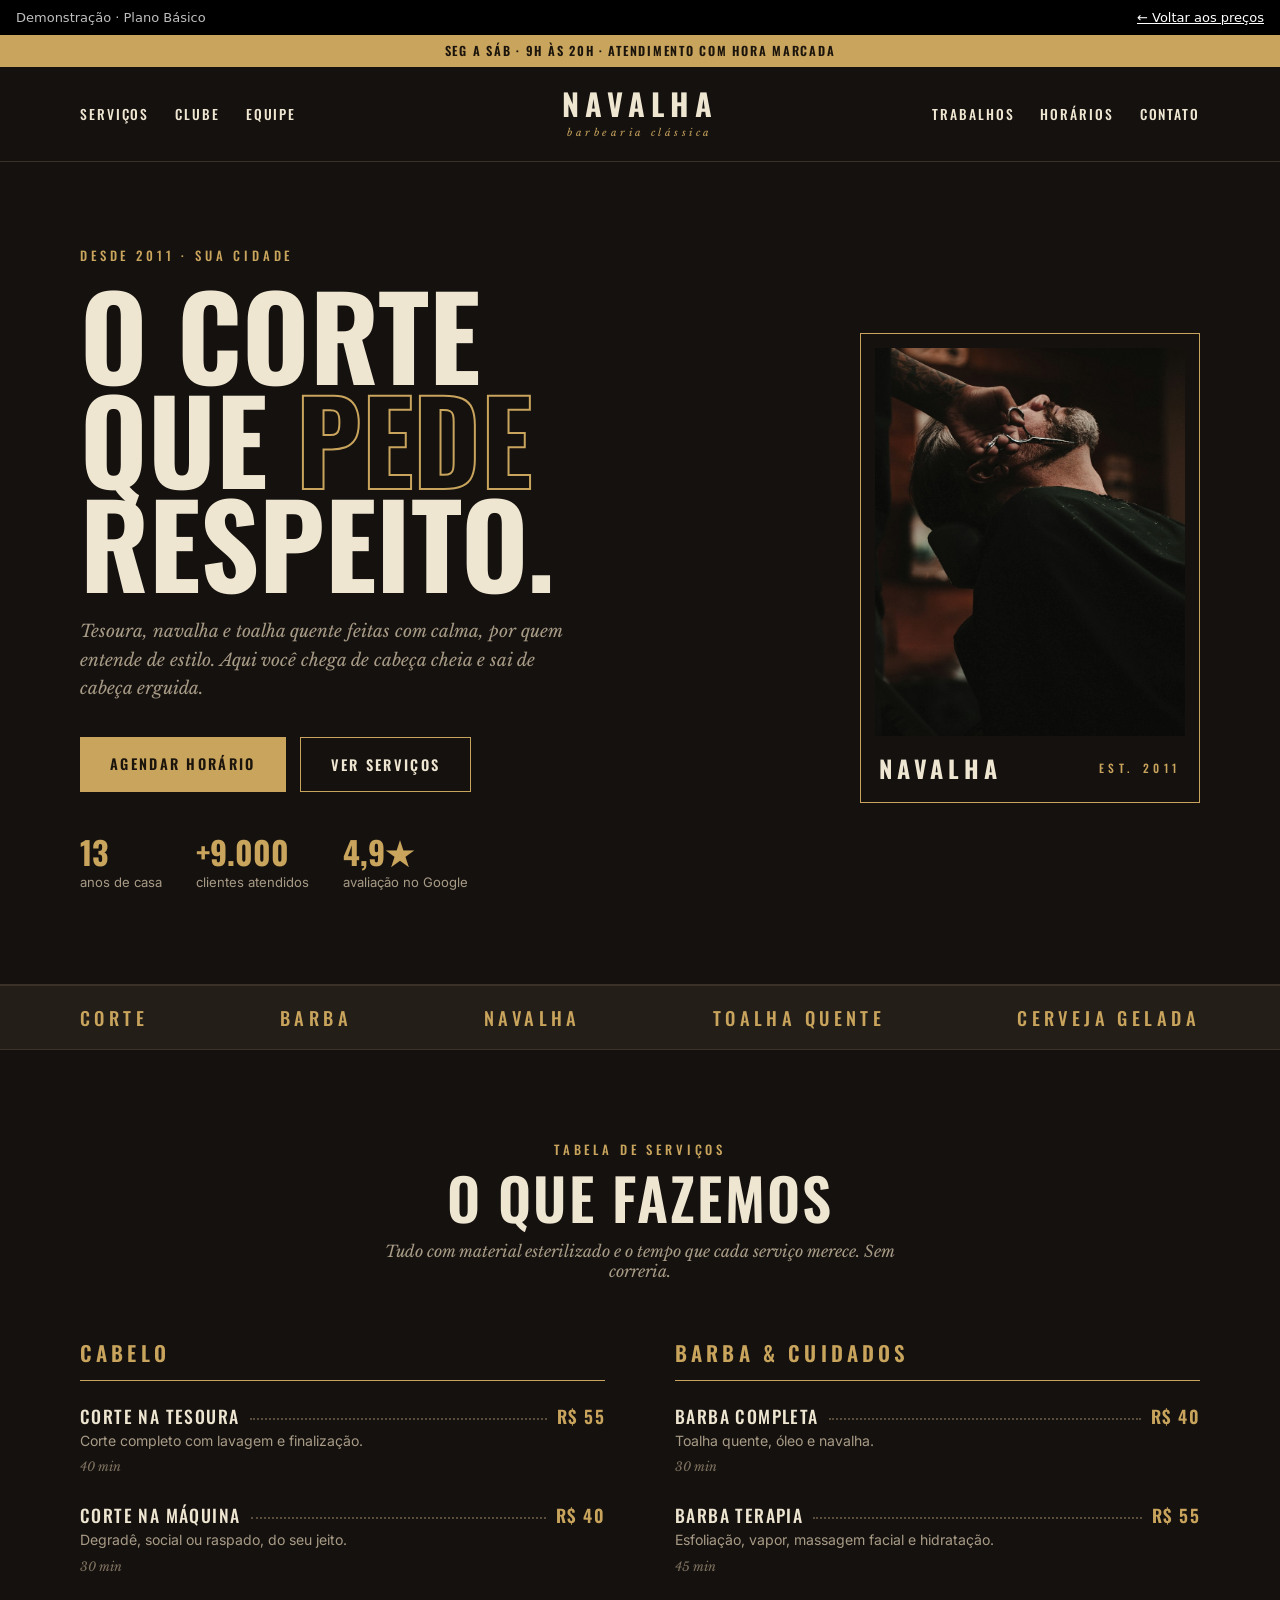
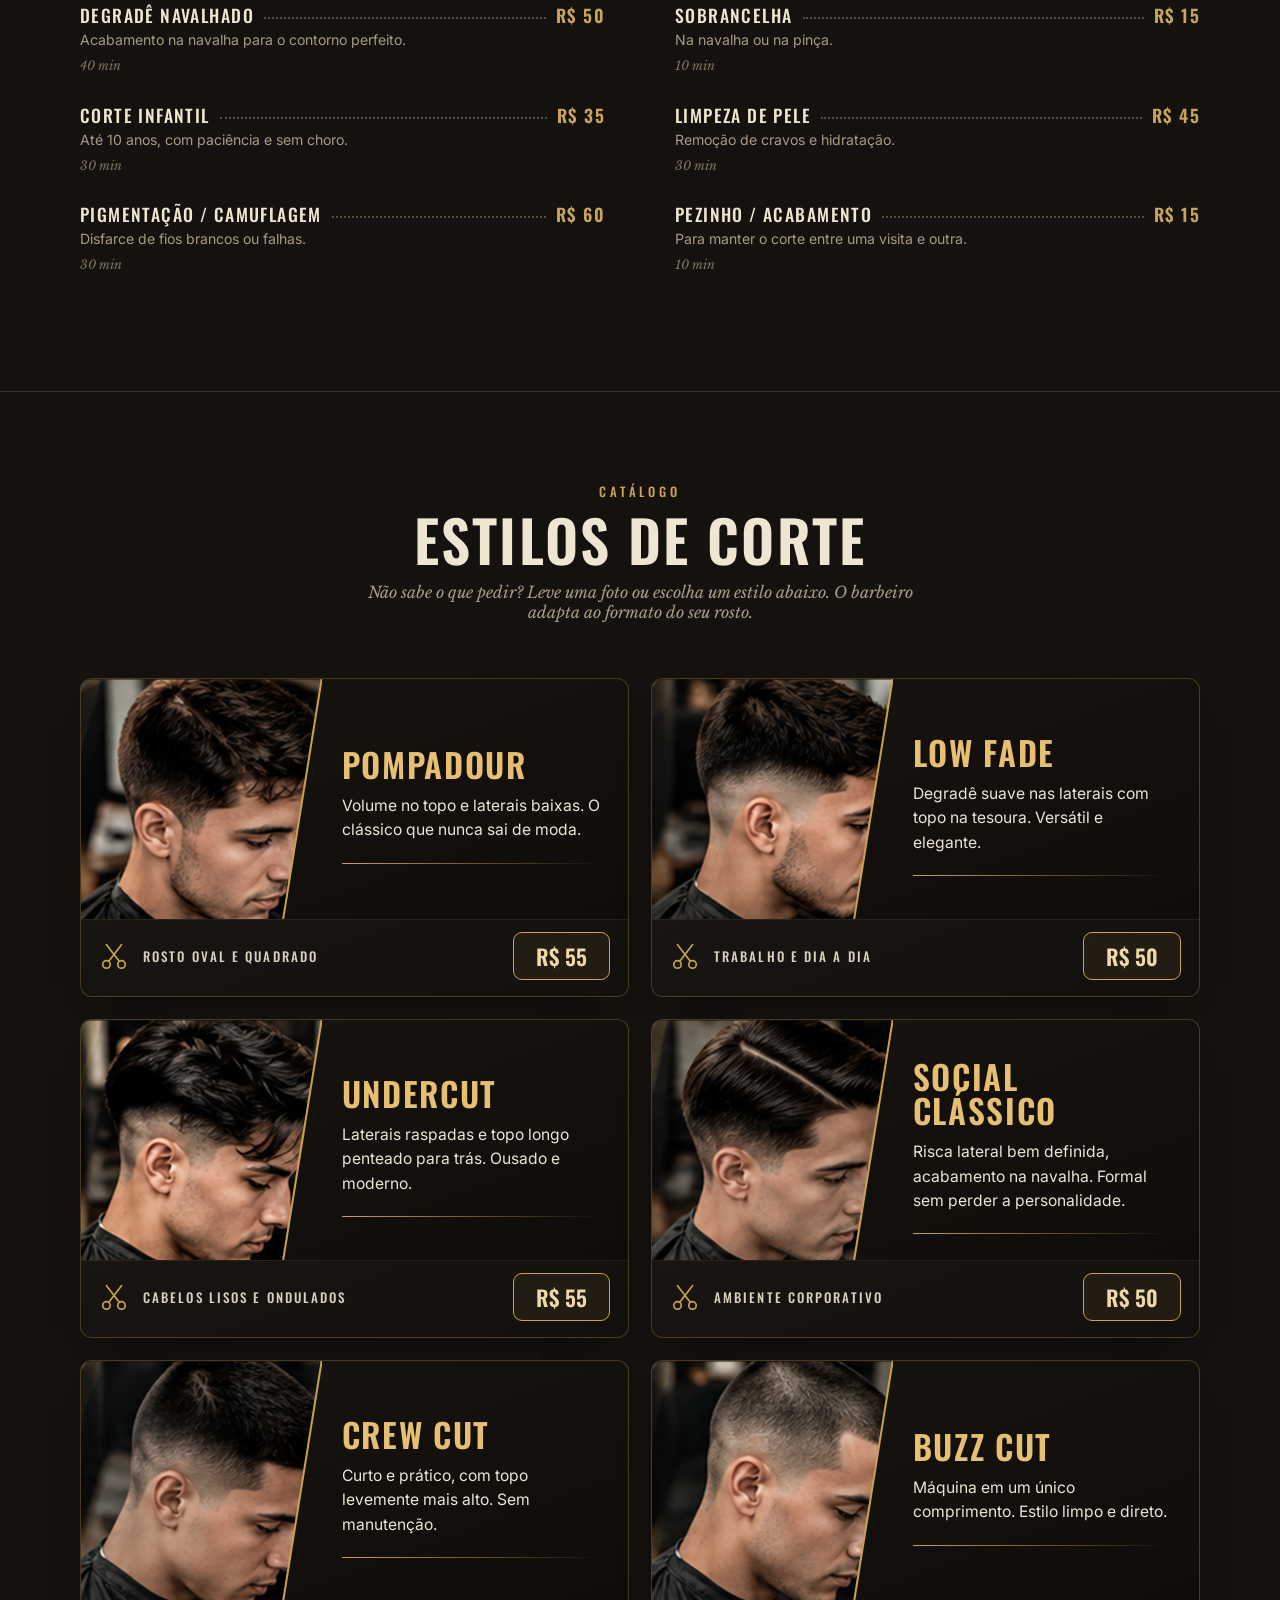
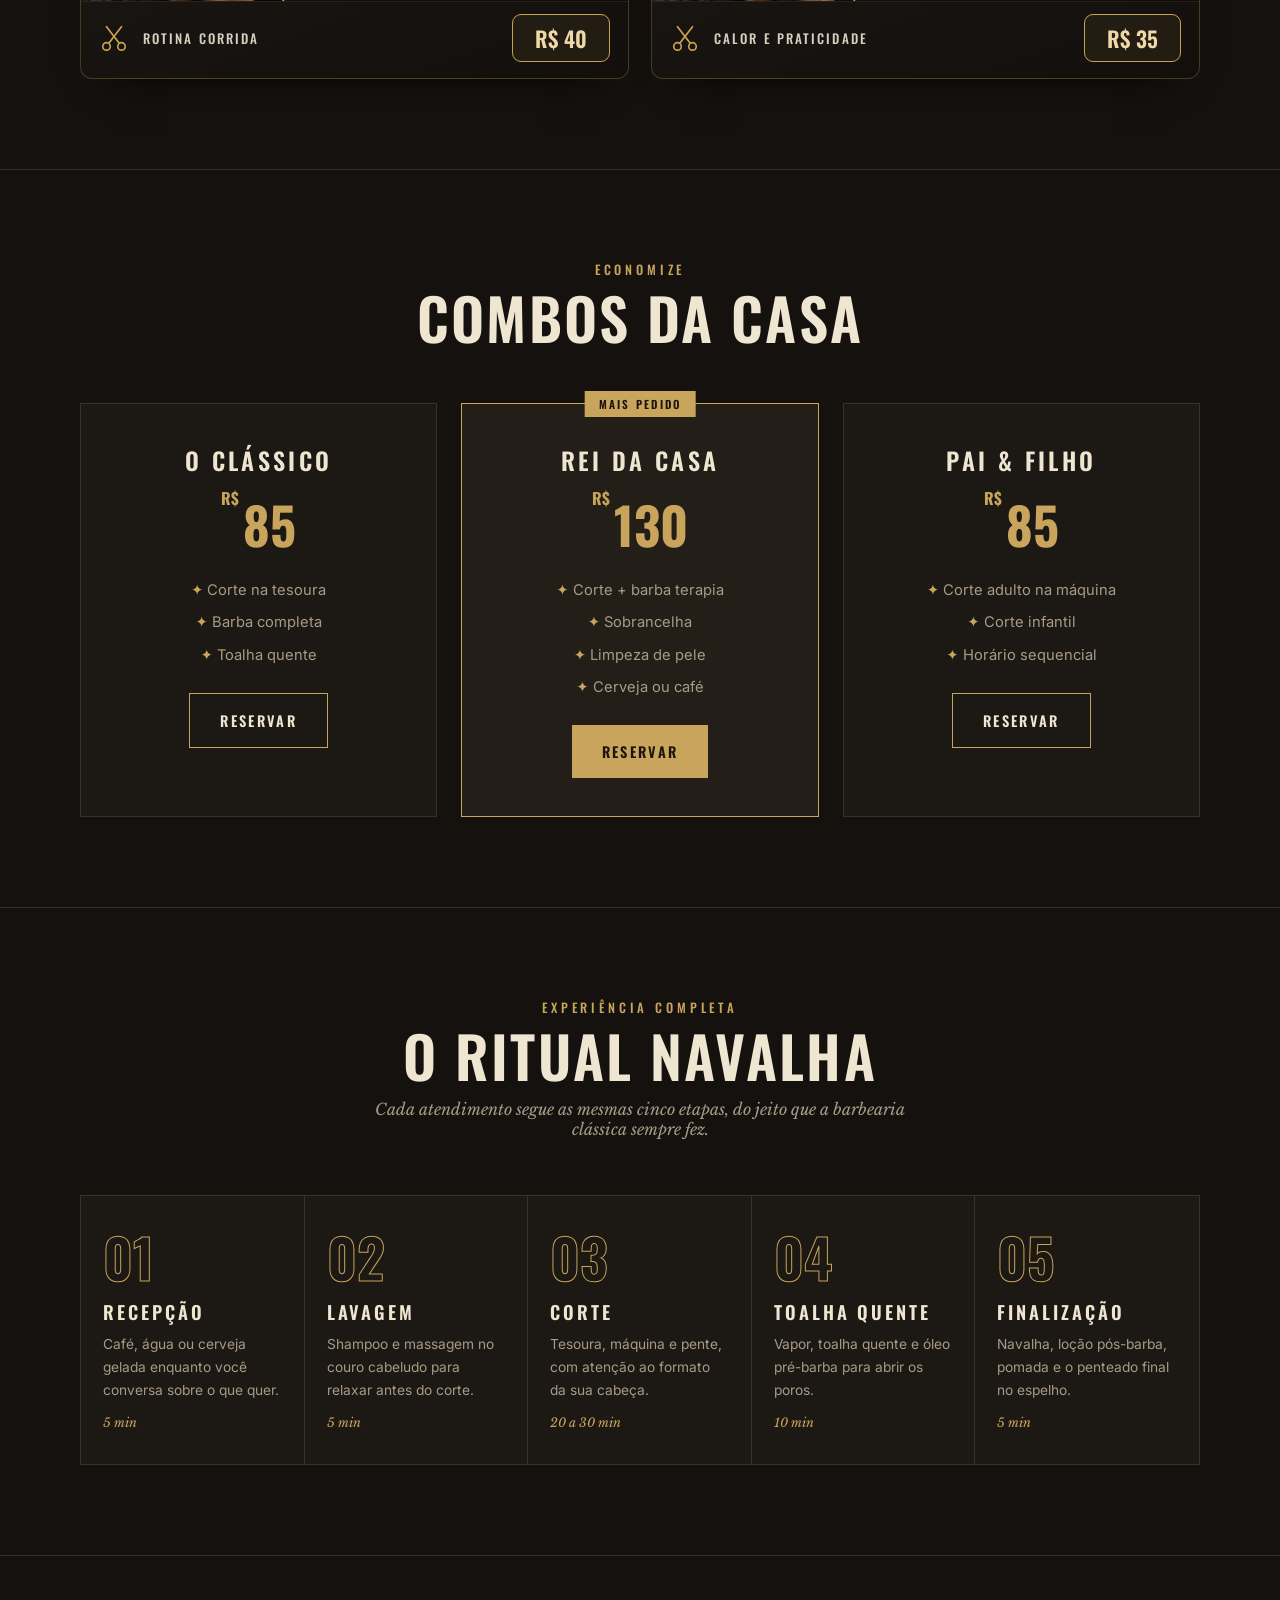
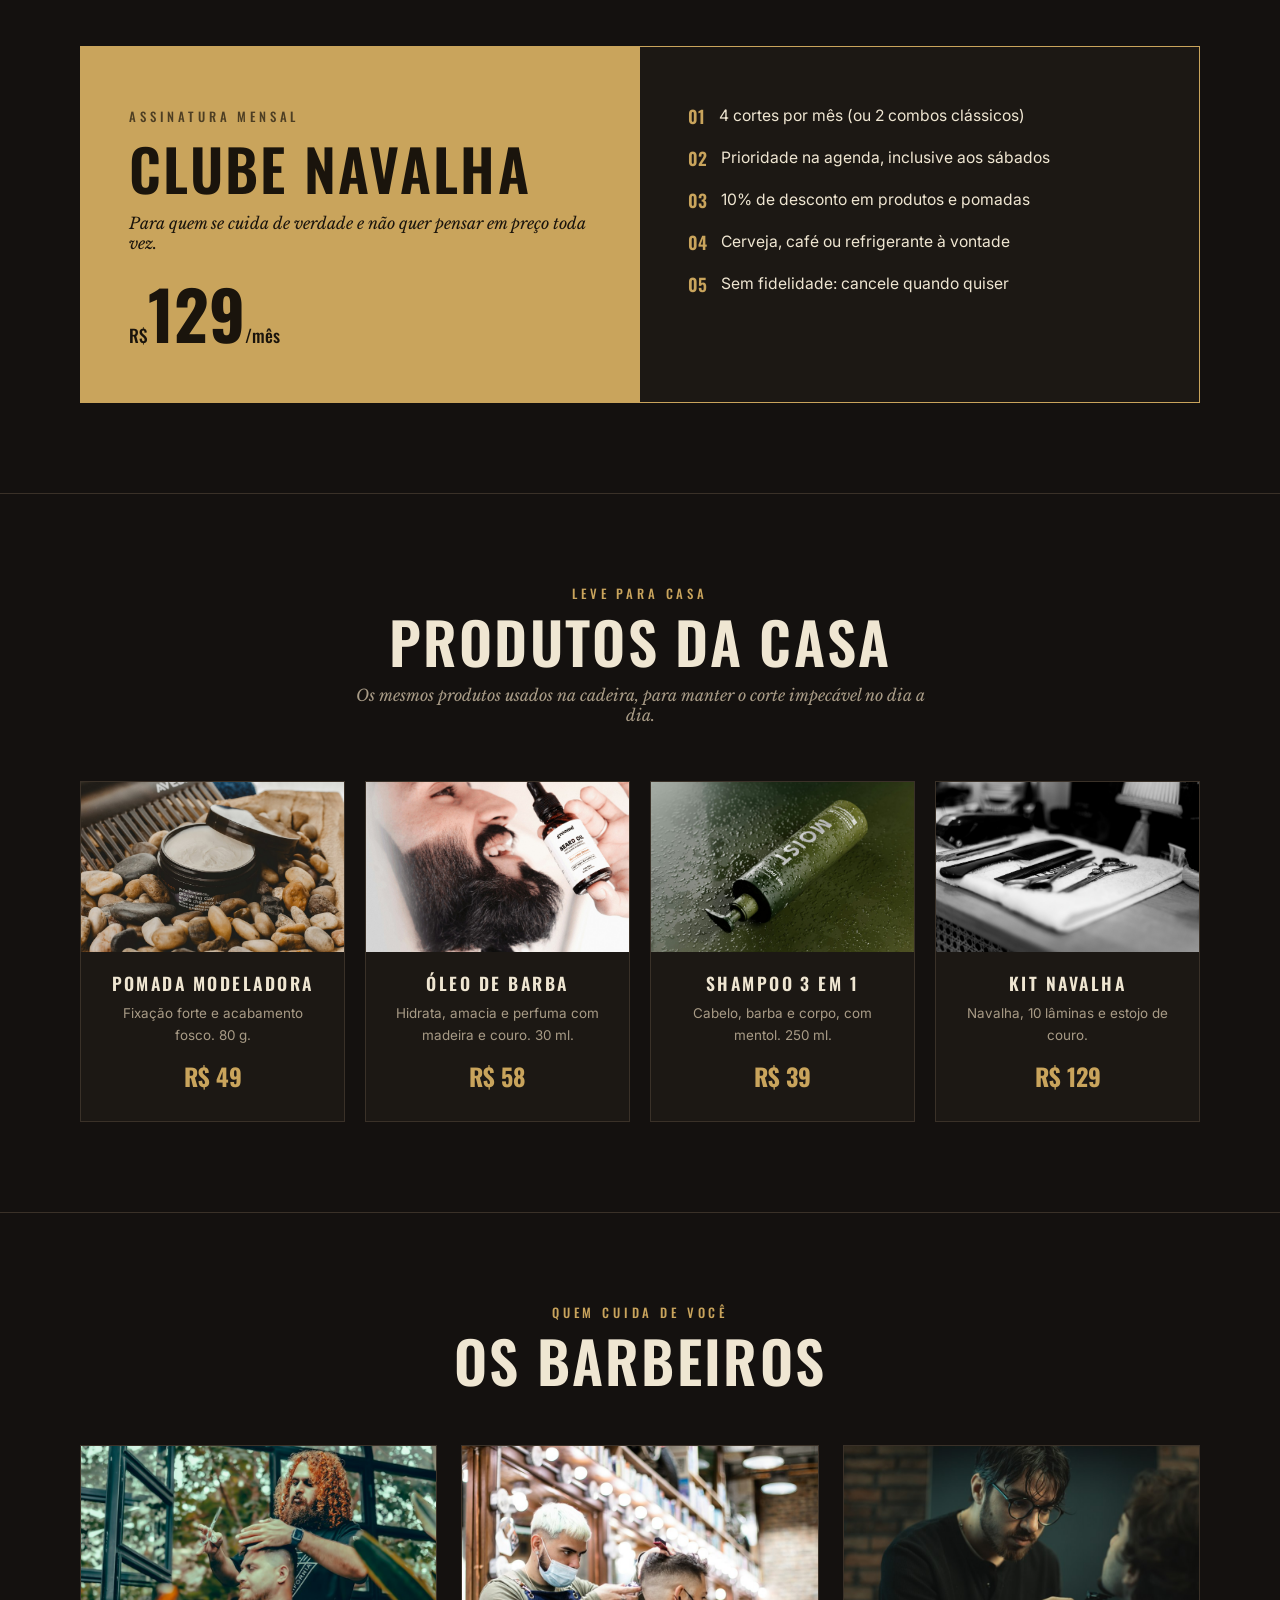
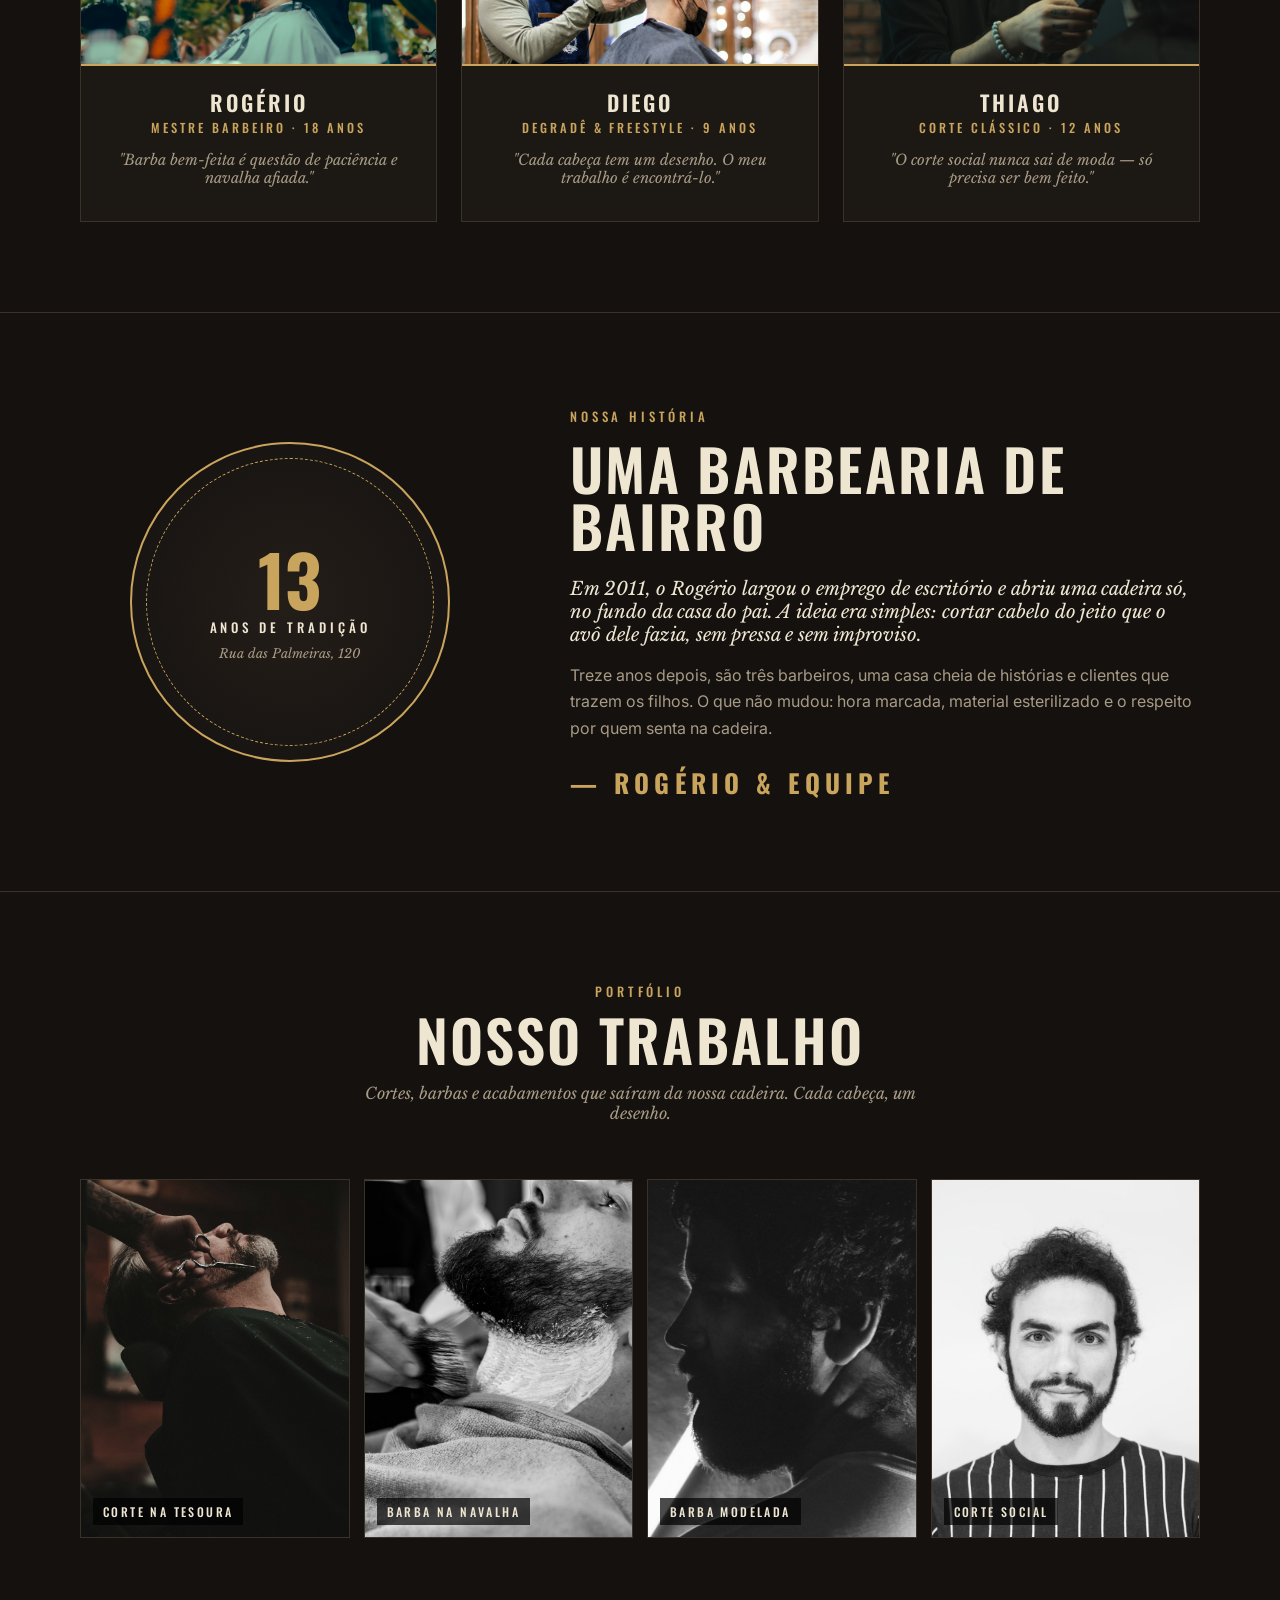
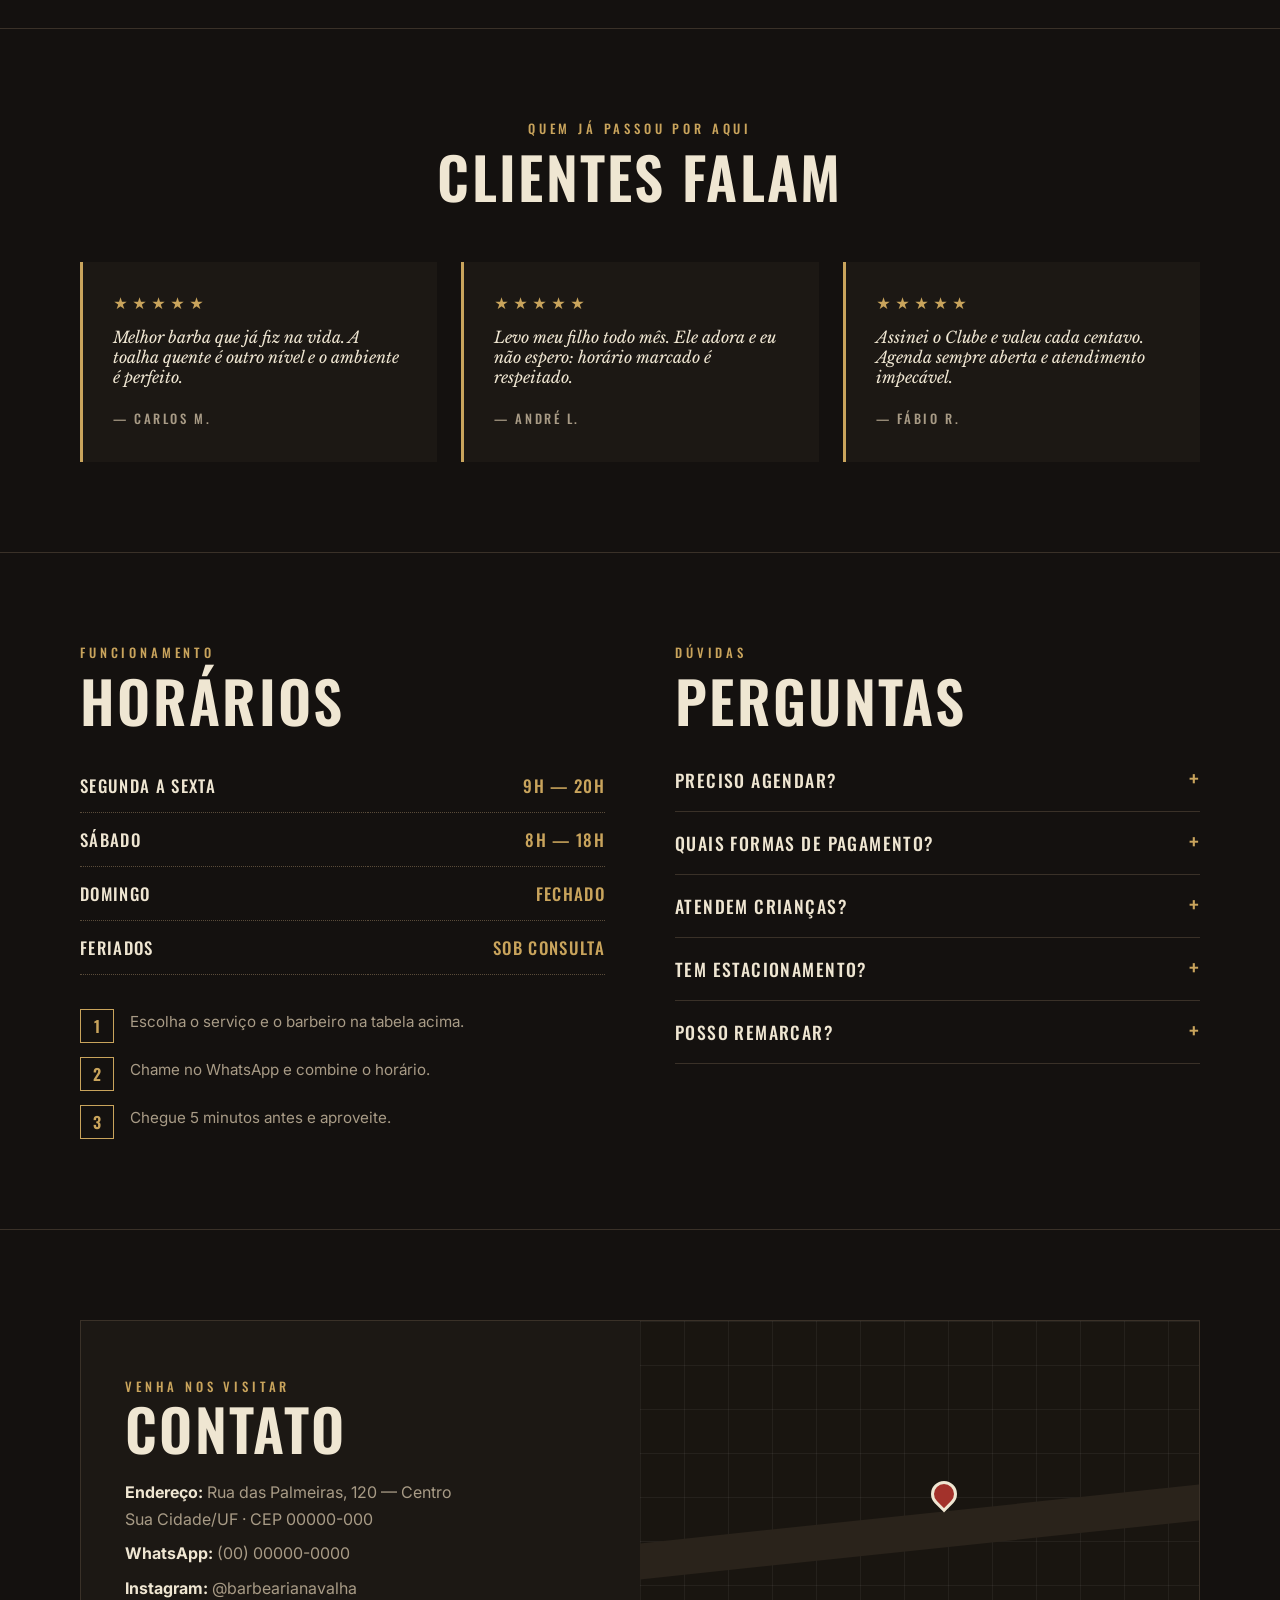
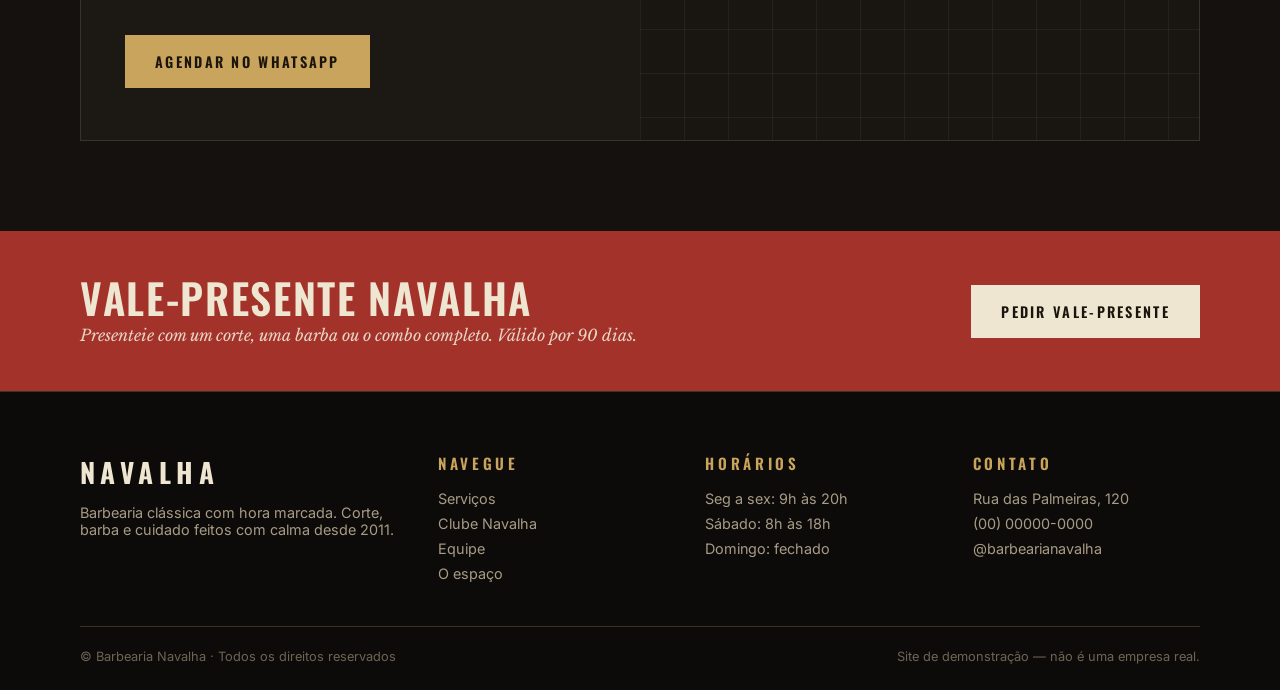
<file: demos/basico-1.html>
<!DOCTYPE html>
<html lang="pt-BR">
<head>
<meta charset="utf-8"><meta name="viewport" content="width=device-width,initial-scale=1">
<title>Barbearia Navalha — Demonstração Básico</title>
<meta name="description" content="Barbearia clássica com hora marcada: corte, barba, navalha e toalha quente.">
<link href="https://fonts.googleapis.com/css2?family=Oswald:wght@400;500;600;700&family=Libre+Baskerville:ital@0;1&family=Inter:wght@400;500;600&display=swap" rel="stylesheet">
<style>
:root{--bg:#14110f;--panel:#1c1814;--panel2:#241e19;--line:#3a3128;--gold:#c9a45c;--cream:#efe6d2;--red:#a3322b;--mut:#a89b86;--hf:'Oswald',sans-serif;--sf:'Libre Baskerville',Georgia,serif}
*{box-sizing:border-box;margin:0;padding:0}
body{font-family:'Inter',system-ui,sans-serif;background:var(--bg);color:var(--cream);line-height:1.65}
a{color:inherit;text-decoration:none}
.demo-bar{background:#000;color:#fff;font:500 13px/1 system-ui,sans-serif;padding:11px 16px;display:flex;justify-content:space-between;gap:12px;flex-wrap:wrap}
.demo-bar a{text-decoration:underline}.demo-bar span{opacity:.75}
.wrap{width:min(1120px,92%);margin:0 auto}
.strip{background:var(--gold);color:#1a140c;font:600 .78rem/1 var(--hf);letter-spacing:.14em;text-transform:uppercase;text-align:center;padding:10px}
header{border-bottom:1px solid var(--line)}
header .wrap{display:grid;grid-template-columns:1fr auto 1fr;align-items:center;padding:22px 0;gap:20px}
header nav{display:flex;gap:26px;font:500 .85rem var(--hf);letter-spacing:.14em;text-transform:uppercase}
header nav:last-child{justify-content:flex-end}
header nav a:hover{color:var(--gold)}
.logo{text-align:center;font-family:var(--hf);font-weight:700;font-size:1.9rem;letter-spacing:.2em;line-height:1}
.logo small{display:block;font:400 .62rem var(--sf);letter-spacing:.35em;color:var(--gold);margin-top:6px;font-style:italic}
/* hero */
.hero{padding:80px 0 90px;border-bottom:1px solid var(--line)}
.hero .wrap{display:grid;grid-template-columns:1.25fr .75fr;gap:60px;align-items:center}
.tag{font:500 .8rem var(--hf);letter-spacing:.3em;color:var(--gold);text-transform:uppercase}
h1{font-family:var(--hf);font-weight:700;font-size:clamp(3.4rem,9vw,7.6rem);line-height:.9;text-transform:uppercase;margin:14px 0 24px}
h1 span{color:transparent;-webkit-text-stroke:2px var(--gold)}
.hero p.lead{font-family:var(--sf);font-style:italic;color:var(--mut);max-width:44ch;font-size:1.08rem;margin-bottom:34px}
.btns{display:flex;gap:14px;flex-wrap:wrap}
.btn{display:inline-block;background:var(--gold);color:#1a140c;font:600 .9rem var(--hf);letter-spacing:.16em;text-transform:uppercase;padding:16px 30px}
.btn--o{background:transparent;color:var(--cream);border:1px solid var(--gold)}
.hero__facts{display:flex;gap:34px;margin-top:44px;flex-wrap:wrap}
.hero__facts b{display:block;font:700 2rem var(--hf);color:var(--gold);line-height:1}
.hero__facts span{font-size:.82rem;color:var(--mut)}
.poster{position:relative;border:1px solid var(--gold);padding:14px;max-width:340px;margin-left:auto}
.poster__in{border:1px solid var(--line);background:var(--panel);padding:36px 24px;text-align:center}
.pole{width:58px;height:210px;margin:0 auto 22px;border-radius:29px;border:3px solid var(--gold);background:repeating-linear-gradient(-55deg,var(--red) 0 14px,var(--cream) 14px 28px,#284a7a 28px 42px)}
.poster h3{font:700 1.5rem var(--hf);letter-spacing:.2em}
.poster p{font:italic .85rem var(--sf);color:var(--mut)}
.poster .est{margin-top:16px;font:500 .72rem var(--hf);letter-spacing:.4em;color:var(--gold)}
/* band */
.band{background:var(--panel2);border-block:1px solid var(--line);padding:18px 0;overflow:hidden}
.band .wrap{display:flex;justify-content:space-between;gap:20px;flex-wrap:wrap;font:500 1.15rem var(--hf);letter-spacing:.24em;text-transform:uppercase;color:var(--gold)}
/* sections */
.sec{padding:90px 0;border-bottom:1px solid var(--line)}
.head{text-align:center;margin-bottom:56px}
.head .tag{display:block;margin-bottom:10px}
h2{font:600 clamp(2.2rem,5vw,3.6rem)/1 var(--hf);text-transform:uppercase;letter-spacing:.04em}
.head p{font:italic 1rem var(--sf);color:var(--mut);max-width:52ch;margin:14px auto 0}
.menu{display:grid;grid-template-columns:1fr 1fr;gap:0 70px}
.menu h3{font:600 1.3rem var(--hf);letter-spacing:.2em;color:var(--gold);text-transform:uppercase;margin-bottom:22px;padding-bottom:12px;border-bottom:1px solid var(--gold)}
.it{margin-bottom:24px}
.it__l{display:flex;align-items:baseline;gap:10px;font:500 1.1rem var(--hf);letter-spacing:.08em;text-transform:uppercase}
.it__l i{flex:1;border-bottom:2px dotted #5a4c3a;transform:translateY(-4px)}
.it__l b{color:var(--gold);font-weight:600}
.it p{font-size:.88rem;color:var(--mut)}
.it em{font:italic .78rem var(--sf);color:#7f725f}
.combos{display:grid;grid-template-columns:repeat(3,1fr);gap:24px}
.combo{background:var(--panel);border:1px solid var(--line);padding:38px 28px;text-align:center;position:relative}
.combo--top{border-color:var(--gold);background:var(--panel2)}
.combo--top::before{content:"Mais pedido";position:absolute;top:-13px;left:50%;transform:translateX(-50%);background:var(--gold);color:#1a140c;font:600 .7rem var(--hf);letter-spacing:.2em;text-transform:uppercase;padding:5px 14px}
.combo h3{font:600 1.5rem var(--hf);letter-spacing:.14em;text-transform:uppercase}
.combo .pr{font:700 3.2rem var(--hf);color:var(--gold);margin:8px 0}
.combo .pr small{font-size:1rem;vertical-align:top;margin-right:4px}
.combo ul{list-style:none;margin:16px 0 26px;display:grid;gap:8px;font-size:.92rem;color:var(--mut)}
.combo li::before{content:"✦ ";color:var(--gold)}
/* clube */
.club{display:grid;grid-template-columns:1fr 1fr;border:1px solid var(--gold)}
.club__l{padding:56px 48px;background:var(--gold);color:#1a140c}
.club__l .tag{color:#1a140c;opacity:.7}
.club__l h2{margin:10px 0 16px}
.club__l p{font:italic 1rem var(--sf)}
.club__l .pr{font:700 4.2rem var(--hf);line-height:1;margin-top:26px}
.club__l .pr small{font-size:1.1rem;font-weight:500}
.club__r{padding:56px 48px;background:var(--panel)}
.club__r ul{list-style:none;display:grid;gap:16px}
.club__r li{display:flex;gap:14px;font-size:.98rem}
.club__r li b{color:var(--gold);font:600 1.1rem var(--hf)}
/* team */
.team{display:grid;grid-template-columns:repeat(3,1fr);gap:24px}
.bar{background:var(--panel);border:1px solid var(--line);padding:34px;text-align:center;overflow:hidden}
.mono{width:96px;height:96px;border-radius:50%;margin:0 auto 18px;border:2px solid var(--gold);display:grid;place-items:center;font:600 2.2rem var(--hf);color:var(--gold);background:var(--panel2)}
.bar h3{font:600 1.35rem var(--hf);letter-spacing:.14em;text-transform:uppercase}
.bar .role{color:var(--gold);font:500 .78rem var(--hf);letter-spacing:.24em;text-transform:uppercase}
.bar p{font:italic .92rem var(--sf);color:var(--mut);margin-top:14px}
/* space */
.space{display:grid;grid-template-columns:repeat(4,1fr);grid-auto-rows:170px;gap:14px}
.tile{position:relative;border:1px solid var(--line);display:flex;align-items:flex-end;padding:14px;font:500 .78rem var(--hf);letter-spacing:.2em;text-transform:uppercase}
.tile span{background:rgba(0,0,0,.65);padding:5px 10px}
.t1{grid-column:span 2;grid-row:span 2;background:conic-gradient(#0b0908 25%,#221b15 0 50%,#0b0908 0 75%,#221b15 0) 0 0/54px 54px}
.t2{background:repeating-linear-gradient(0deg,#3b1f1a 0 22px,#2b1613 22px 24px)}
.t3{background:repeating-linear-gradient(90deg,#5b3d22 0 30px,#4a3019 30px 33px),#4a3019}
.t4{background:radial-gradient(circle at 30% 30%,#3a3128 0 2px,transparent 3px) 0 0/18px 18px,#17130f}
.t5{grid-column:span 2;background:linear-gradient(115deg,#111 0 40%,#3a3a3a 45%,#111 50%,#111 100%);}
.t6{background:#100c0a;color:#ff5a4d;font-size:1.6rem;justify-content:center;align-items:center;text-shadow:0 0 12px #ff3b30}
/* reviews */
.rev{display:grid;grid-template-columns:repeat(3,1fr);gap:24px}
.rev blockquote{background:var(--panel);border-left:3px solid var(--gold);padding:30px}
.rev .st{color:var(--gold);letter-spacing:4px;font-size:.9rem}
.rev p{font:italic 1rem var(--sf);margin:12px 0 18px}
.rev cite{font:500 .8rem var(--hf);letter-spacing:.2em;text-transform:uppercase;color:var(--mut);font-style:normal}
/* hours/faq */
.two{display:grid;grid-template-columns:1fr 1fr;gap:70px}
.hours{width:100%;border-collapse:collapse;font:500 1.05rem var(--hf);letter-spacing:.08em;text-transform:uppercase}
.hours td{padding:14px 0;border-bottom:1px dotted #5a4c3a}
.hours td:last-child{text-align:right;color:var(--gold)}
.steps{margin-top:34px;display:grid;gap:14px}
.steps div{display:flex;gap:16px;align-items:flex-start;font-size:.95rem;color:var(--mut)}
.steps b{flex:none;width:34px;height:34px;border:1px solid var(--gold);color:var(--gold);display:grid;place-items:center;font:600 1rem var(--hf)}
details{border-bottom:1px solid var(--line);padding:18px 0}
summary{cursor:pointer;list-style:none;font:500 1.1rem var(--hf);letter-spacing:.08em;text-transform:uppercase;display:flex;justify-content:space-between}
summary::-webkit-details-marker{display:none}
summary::after{content:"+";color:var(--gold);font-size:1.4rem;line-height:1}
details[open] summary::after{content:"–"}
details p{color:var(--mut);margin-top:10px;font-size:.95rem}
/* contact */
.contact{display:grid;grid-template-columns:1fr 1fr;border:1px solid var(--line)}
.contact__i{padding:52px 44px;background:var(--panel)}
.contact__i h2{margin-bottom:22px}
.contact__i p{color:var(--mut);margin-bottom:8px}
.contact__i b{color:var(--cream)}
.map{position:relative;min-height:340px;background:linear-gradient(90deg,rgba(255,255,255,.05) 1px,transparent 1px) 0 0/44px 44px,linear-gradient(rgba(255,255,255,.05) 1px,transparent 1px) 0 0/44px 44px,#191510}
.map::before{content:"";position:absolute;left:0;right:0;top:46%;height:36px;background:#2a231b;transform:skewY(-6deg)}
.map i{position:absolute;left:52%;top:38%;width:26px;height:26px;background:var(--red);border-radius:50% 50% 50% 0;transform:rotate(-45deg);border:3px solid var(--cream)}
footer{padding:34px 0;text-align:center;font:500 .8rem var(--hf);letter-spacing:.2em;text-transform:uppercase;color:var(--mut)}

/* estilos de corte */
.styles{display:grid;grid-template-columns:repeat(3,1fr);gap:22px}
.sty{background:var(--panel);border:1px solid var(--line);padding:26px 24px 28px;text-align:center;position:relative}
.sty:hover{border-color:var(--gold)}
.sty svg{width:120px;height:140px;display:block;margin:0 auto 12px}
.sty h3{font:600 1.35rem var(--hf);letter-spacing:.14em;text-transform:uppercase}
.sty p{font-size:.88rem;color:var(--mut);margin:6px 0 14px;min-height:3.4em}
.sty .row{display:flex;justify-content:space-between;align-items:center;border-top:1px dotted #5a4c3a;padding-top:12px;font:500 .8rem var(--hf);letter-spacing:.14em;text-transform:uppercase;color:var(--mut)}
.sty .row b{color:var(--gold);font-size:1.1rem}
/* ritual */
.ritual{display:grid;grid-template-columns:repeat(5,1fr);gap:0;border:1px solid var(--line)}
.rit{padding:34px 22px;border-right:1px solid var(--line);background:var(--panel);position:relative}
.rit:last-child{border-right:0}
.rit .k{font:700 3.4rem/1 var(--hf);color:transparent;-webkit-text-stroke:1px var(--gold)}
.rit h3{font:600 1.15rem var(--hf);letter-spacing:.16em;text-transform:uppercase;margin:14px 0 8px}
.rit p{font-size:.86rem;color:var(--mut)}
.rit small{display:block;margin-top:14px;font:italic .78rem var(--sf);color:var(--gold)}
/* produtos */
.prods{display:grid;grid-template-columns:repeat(4,1fr);gap:20px}
.prod{background:var(--panel);border:1px solid var(--line);padding:26px;text-align:center}
.jar{height:130px;display:flex;align-items:flex-end;justify-content:center;margin-bottom:18px}
.jar i{display:block;position:relative;background:linear-gradient(90deg,#221b15,#3b3025 40%,#221b15);border:1px solid var(--gold)}
.jar .j1{width:96px;height:74px;border-radius:8px}.jar .j1::before{content:"";position:absolute;left:-1px;right:-1px;top:-16px;height:18px;background:var(--gold);border-radius:6px 6px 0 0}
.jar .j2{width:56px;height:118px;border-radius:10px 10px 6px 6px}.jar .j2::before{content:"";position:absolute;left:14px;right:14px;top:-16px;height:18px;background:var(--gold)}
.jar .j3{width:64px;height:100px;border-radius:8px}.jar .j3::before{content:"";position:absolute;left:8px;right:8px;top:-22px;height:24px;background:var(--red);border-radius:6px 6px 0 0}
.jar .j4{width:110px;height:28px;border-radius:14px;transform:rotate(-8deg)}
.jar i::after{content:"N";position:absolute;inset:0;display:grid;place-items:center;font:700 1.4rem var(--hf);color:var(--gold);opacity:.8}
.prod h3{font:600 1.1rem var(--hf);letter-spacing:.14em;text-transform:uppercase}
.prod p{font-size:.84rem;color:var(--mut);margin:6px 0 12px;min-height:3em}
.prod b{font:700 1.5rem var(--hf);color:var(--gold)}
/* sobre */
.about{display:grid;grid-template-columns:.8fr 1.2fr;gap:70px;align-items:center}
.stamp{width:min(320px,100%);aspect-ratio:1;border-radius:50%;border:2px solid var(--gold);margin:0 auto;display:grid;place-items:center;text-align:center;position:relative;background:radial-gradient(circle,var(--panel2),var(--bg))}
.stamp::before{content:"";position:absolute;inset:14px;border:1px dashed var(--gold);border-radius:50%}
.stamp b{display:block;font:700 4.4rem/1 var(--hf);color:var(--gold)}
.stamp span{font:500 .82rem var(--hf);letter-spacing:.3em;text-transform:uppercase}
.stamp small{display:block;font:italic .8rem var(--sf);color:var(--mut);margin-top:6px}
.about p{color:var(--mut);margin-bottom:16px}
.about p:first-of-type{font:italic 1.15rem var(--sf);color:var(--cream)}
.sign{font:700 1.6rem var(--hf);letter-spacing:.2em;color:var(--gold);margin-top:22px}
/* vale */
.gift{background:var(--red);color:var(--cream);padding:46px 0}
.gift .wrap{display:flex;justify-content:space-between;align-items:center;gap:24px;flex-wrap:wrap}
.gift h2{font-size:clamp(1.8rem,3.6vw,2.6rem)}
.gift p{font:italic 1rem var(--sf);opacity:.9;margin-top:6px}
.gift .btn{background:var(--cream)}
/* footer */
.foot{background:#0d0b09;border-top:1px solid var(--line);padding:60px 0 26px;text-align:left}
.foot .cols{display:grid;grid-template-columns:1.4fr 1fr 1fr 1fr;gap:40px}
.foot h4{font:600 .95rem var(--hf);letter-spacing:.24em;text-transform:uppercase;color:var(--gold);margin-bottom:16px}
.foot p,.foot li{font:400 .9rem 'Inter',sans-serif;letter-spacing:0;text-transform:none;color:var(--mut)}
.foot ul{list-style:none;display:grid;gap:8px}
.foot .lg{font:700 1.7rem var(--hf);letter-spacing:.2em;color:var(--cream);margin-bottom:12px}
.foot .end{margin-top:44px;padding-top:22px;border-top:1px solid var(--line);display:flex;justify-content:space-between;gap:16px;flex-wrap:wrap;font:400 .8rem 'Inter',sans-serif;letter-spacing:0;text-transform:none;color:#6e6455}
@media(max-width:860px){.styles,.prods{grid-template-columns:1fr 1fr}.ritual{grid-template-columns:1fr}.rit{border-right:0;border-bottom:1px solid var(--line)}.about,.foot .cols{grid-template-columns:1fr}}
@media(max-width:860px){
 header .wrap{grid-template-columns:1fr}header nav{justify-content:center!important}
 .hero .wrap,.menu,.club,.two,.contact{grid-template-columns:1fr}
 .combos,.team,.rev{grid-template-columns:1fr}.space{grid-template-columns:repeat(2,1fr)}.t1,.t5{grid-column:span 2}.poster{margin:0 auto}
 .menu{gap:20px}.club__l,.club__r,.contact__i{padding:36px 26px}
}

/* fotos reais */
.ph{display:block;width:100%;height:auto;aspect-ratio:4/5;object-position:50% 25%;object-fit:cover;filter:saturate(.9) contrast(1.05)}
.poster{padding:14px}.poster__cap{display:flex;justify-content:space-between;align-items:center;padding:14px 4px 2px}
.poster__cap h3{margin:0}.poster .est{margin:0}

.jar{height:170px;margin:-26px -26px 18px}.jar img{width:100%;height:100%;object-fit:cover;display:block}
.prod{overflow:hidden}
.avatar{width:calc(100% + 68px);height:220px;object-fit:cover;margin:-34px -34px 20px;display:block;border-bottom:2px solid var(--gold)}
.tile{background-size:cover!important;background-position:center!important}
.tile::before{content:"";position:absolute;inset:0;background:linear-gradient(0deg,rgba(0,0,0,.65),transparent 55%)}
.tile span{position:relative;z-index:1}
.t1{background:url(img/barber-e1.jpg)}.t2{background:url(img/barber-e3.jpg)}.t3{background:url(img/barber-1.jpg)}.t4{background:url(img/barber-e2.jpg)}.t5{background:url(img/barber-4.jpg)}

.work{display:grid;grid-template-columns:repeat(4,1fr);gap:14px}
.work figure{position:relative;aspect-ratio:3/4;border:1px solid var(--line);overflow:hidden}
.work img{width:100%;height:100%;object-fit:cover;display:block;filter:grayscale(.3);transition:transform .6s,filter .4s}
.work figure:hover img{transform:scale(1.05);filter:none}
.work figcaption{position:absolute;left:12px;bottom:12px;background:rgba(0,0,0,.7);padding:5px 10px;font:500 .75rem var(--hf);letter-spacing:.2em;text-transform:uppercase}
@media(max-width:800px){.work{grid-template-columns:1fr 1fr}}



/* cortes em cartao: foto + texto + preco */
.styles{display:grid;grid-template-columns:repeat(auto-fit,minmax(min(100%,470px),1fr));gap:22px}
.cut{position:relative;display:grid;grid-template-columns:44% 1fr;grid-template-rows:1fr auto;background:linear-gradient(160deg,#181410,#0d0a08);border:1px solid rgba(201,162,77,.3);border-radius:12px;overflow:hidden;box-shadow:0 20px 40px -28px rgba(0,0,0,.9);transition:transform .35s,border-color .35s}
.cut:hover{transform:translateY(-5px);border-color:rgba(201,162,77,.7)}
.cut__phw{position:relative;min-height:240px}
.cut__ph{position:absolute;inset:0;clip-path:polygon(0 0,100% 0,84% 100%,0 100%);overflow:hidden}
.cut__ph img{width:100%;height:100%;object-fit:cover;object-position:60% 35%;display:block;transition:transform .8s}
.cut:hover .cut__ph img{transform:scale(1.06)}
.cut__slash{position:absolute;inset:0;width:100%;height:100%;pointer-events:none}
.cut__body{padding:30px 28px 18px 20px;display:flex;flex-direction:column;justify-content:center}
.cut__body h3{font:600 clamp(1.6rem,2.6vw,2.1rem)/1.05 var(--hf);letter-spacing:.05em;text-transform:uppercase;color:#e6bf72;margin-bottom:12px}
.cut__body p{font:400 .98rem/1.55 'Inter',system-ui,sans-serif;color:#ece5d6}
.cut__line{display:block;height:1px;margin-top:20px;background:linear-gradient(90deg,#c9a24d,rgba(201,162,77,0))}
.cut__foot{grid-column:1/-1;display:flex;align-items:center;gap:14px;padding:12px 18px 16px;background:rgba(255,255,255,.02);border-top:1px solid rgba(201,162,77,.1)}
.cut__ic{width:30px;height:30px;flex:none}
.cut__tag{flex:1;font:500 .82rem var(--hf);letter-spacing:.16em;text-transform:uppercase;color:#d8d0bf}
.cut__price{font:600 1.35rem var(--hf);color:#f0d9a8;border:1.5px solid #c9a24d;border-radius:9px;padding:7px 22px;background:rgba(201,162,77,.08);white-space:nowrap}
@media(max-width:560px){.cut{grid-template-columns:1fr}.cut__phw{min-height:220px}.cut__ph{clip-path:none}.cut__slash{display:none}.cut__body{padding:20px}.cut__foot{flex-wrap:wrap}}
</style>
</head>
<body>
<span id="topo"></span>
<div class="demo-bar"><span>Demonstração · Plano Básico</span><a href="../index.html#precos">← Voltar aos preços</a></div>
<div class="strip">Seg a Sáb · 9h às 20h · Atendimento com hora marcada</div>

<header><div class="wrap">
  <nav><a href="#servicos">Serviços</a><a href="#clube">Clube</a><a href="#equipe">Equipe</a></nav>
  <a class="logo" href="#">NAVALHA<small>barbearia clássica</small></a>
  <nav><a href="#espaco">Trabalhos</a><a href="#horarios">Horários</a><a href="#contato">Contato</a></nav>
</div></header>

<section class="hero"><div class="wrap">
  <div>
    <span class="tag">Desde 2011 · Sua Cidade</span>
    <h1>O corte<br>que <span>pede</span><br>respeito.</h1>
    <p class="lead">Tesoura, navalha e toalha quente feitas com calma, por quem entende de estilo. Aqui você chega de cabeça cheia e sai de cabeça erguida.</p>
    <div class="btns"><a class="btn" href="#contato">Agendar horário</a><a class="btn btn--o" href="#servicos">Ver serviços</a></div>
    <div class="hero__facts"><div><b>13</b><span>anos de casa</span></div><div><b>+9.000</b><span>clientes atendidos</span></div><div><b>4,9★</b><span>avaliação no Google</span></div></div>
  </div>
  <div class="poster"><img class="ph" src="img/barber-2.jpg" alt="Cliente na cadeira de barbeiro" width="800" height="1000"><div class="poster__cap"><h3>NAVALHA</h3><div class="est">EST. 2011</div></div></div>
</div></section>

<div class="band"><div class="wrap"><span>Corte</span><span>Barba</span><span>Navalha</span><span>Toalha quente</span><span>Cerveja gelada</span></div></div>

<section class="sec" id="servicos"><div class="wrap">
  <div class="head"><span class="tag">Tabela de serviços</span><h2>O que fazemos</h2><p>Tudo com material esterilizado e o tempo que cada serviço merece. Sem correria.</p></div>
  <div class="menu">
    <div>
      <h3>Cabelo</h3>
      <div class="it"><div class="it__l">Corte na tesoura<i></i><b>R$ 55</b></div><p>Corte completo com lavagem e finalização.</p><em>40 min</em></div>
      <div class="it"><div class="it__l">Corte na máquina<i></i><b>R$ 40</b></div><p>Degradê, social ou raspado, do seu jeito.</p><em>30 min</em></div>
      <div class="it"><div class="it__l">Degradê navalhado<i></i><b>R$ 50</b></div><p>Acabamento na navalha para o contorno perfeito.</p><em>40 min</em></div>
      <div class="it"><div class="it__l">Corte infantil<i></i><b>R$ 35</b></div><p>Até 10 anos, com paciência e sem choro.</p><em>30 min</em></div>
      <div class="it"><div class="it__l">Pigmentação / camuflagem<i></i><b>R$ 60</b></div><p>Disfarce de fios brancos ou falhas.</p><em>30 min</em></div>
    </div>
    <div>
      <h3>Barba &amp; cuidados</h3>
      <div class="it"><div class="it__l">Barba completa<i></i><b>R$ 40</b></div><p>Toalha quente, óleo e navalha.</p><em>30 min</em></div>
      <div class="it"><div class="it__l">Barba terapia<i></i><b>R$ 55</b></div><p>Esfoliação, vapor, massagem facial e hidratação.</p><em>45 min</em></div>
      <div class="it"><div class="it__l">Sobrancelha<i></i><b>R$ 15</b></div><p>Na navalha ou na pinça.</p><em>10 min</em></div>
      <div class="it"><div class="it__l">Limpeza de pele<i></i><b>R$ 45</b></div><p>Remoção de cravos e hidratação.</p><em>30 min</em></div>
      <div class="it"><div class="it__l">Pezinho / acabamento<i></i><b>R$ 15</b></div><p>Para manter o corte entre uma visita e outra.</p><em>10 min</em></div>
    </div>
  </div>
</div></section>

<section class="sec"><div class="wrap">
  <div class="head"><span class="tag">Catálogo</span><h2>Estilos de corte</h2><p>Não sabe o que pedir? Leve uma foto ou escolha um estilo abaixo. O barbeiro adapta ao formato do seu rosto.</p></div>
  <div class="styles"><article class="cut"><div class="cut__phw"><div class="cut__ph"><img src="img/cut-1.png" alt="Corte Pompadour" loading="lazy"></div><svg class="cut__slash" viewBox="0 0 100 100" preserveAspectRatio="none" aria-hidden="true"><line x1="100" y1="0" x2="84" y2="100" stroke="#c9a24d" stroke-width="2" vector-effect="non-scaling-stroke"/></svg></div><div class="cut__body"><h3>Pompadour</h3><p>Volume no topo e laterais baixas. O clássico que nunca sai de moda.</p><i class="cut__line"></i></div><div class="cut__foot"><svg class="cut__ic" viewBox="0 0 32 32" fill="none" stroke="#c9a24d" stroke-width="1.8" stroke-linecap="round" aria-hidden="true"><circle cx="8" cy="25" r="4"/><circle cx="24" cy="25" r="4"/><path d="M10.6 21.4L24 4M21.4 21.4L8 4"/></svg><span class="cut__tag">Rosto oval e quadrado</span><b class="cut__price">R$ 55</b></div></article><article class="cut"><div class="cut__phw"><div class="cut__ph"><img src="img/cut-2.png" alt="Corte Low Fade" loading="lazy"></div><svg class="cut__slash" viewBox="0 0 100 100" preserveAspectRatio="none" aria-hidden="true"><line x1="100" y1="0" x2="84" y2="100" stroke="#c9a24d" stroke-width="2" vector-effect="non-scaling-stroke"/></svg></div><div class="cut__body"><h3>Low Fade</h3><p>Degradê suave nas laterais com topo na tesoura. Versátil e elegante.</p><i class="cut__line"></i></div><div class="cut__foot"><svg class="cut__ic" viewBox="0 0 32 32" fill="none" stroke="#c9a24d" stroke-width="1.8" stroke-linecap="round" aria-hidden="true"><circle cx="8" cy="25" r="4"/><circle cx="24" cy="25" r="4"/><path d="M10.6 21.4L24 4M21.4 21.4L8 4"/></svg><span class="cut__tag">Trabalho e dia a dia</span><b class="cut__price">R$ 50</b></div></article><article class="cut"><div class="cut__phw"><div class="cut__ph"><img src="img/cut-3.png" alt="Corte Undercut" loading="lazy"></div><svg class="cut__slash" viewBox="0 0 100 100" preserveAspectRatio="none" aria-hidden="true"><line x1="100" y1="0" x2="84" y2="100" stroke="#c9a24d" stroke-width="2" vector-effect="non-scaling-stroke"/></svg></div><div class="cut__body"><h3>Undercut</h3><p>Laterais raspadas e topo longo penteado para trás. Ousado e moderno.</p><i class="cut__line"></i></div><div class="cut__foot"><svg class="cut__ic" viewBox="0 0 32 32" fill="none" stroke="#c9a24d" stroke-width="1.8" stroke-linecap="round" aria-hidden="true"><circle cx="8" cy="25" r="4"/><circle cx="24" cy="25" r="4"/><path d="M10.6 21.4L24 4M21.4 21.4L8 4"/></svg><span class="cut__tag">Cabelos lisos e ondulados</span><b class="cut__price">R$ 55</b></div></article><article class="cut"><div class="cut__phw"><div class="cut__ph"><img src="img/cut-4.png" alt="Corte Social Clássico" loading="lazy"></div><svg class="cut__slash" viewBox="0 0 100 100" preserveAspectRatio="none" aria-hidden="true"><line x1="100" y1="0" x2="84" y2="100" stroke="#c9a24d" stroke-width="2" vector-effect="non-scaling-stroke"/></svg></div><div class="cut__body"><h3>Social Clássico</h3><p>Risca lateral bem definida, acabamento na navalha. Formal sem perder a personalidade.</p><i class="cut__line"></i></div><div class="cut__foot"><svg class="cut__ic" viewBox="0 0 32 32" fill="none" stroke="#c9a24d" stroke-width="1.8" stroke-linecap="round" aria-hidden="true"><circle cx="8" cy="25" r="4"/><circle cx="24" cy="25" r="4"/><path d="M10.6 21.4L24 4M21.4 21.4L8 4"/></svg><span class="cut__tag">Ambiente corporativo</span><b class="cut__price">R$ 50</b></div></article><article class="cut"><div class="cut__phw"><div class="cut__ph"><img src="img/cut-5.png" alt="Corte Crew Cut" loading="lazy"></div><svg class="cut__slash" viewBox="0 0 100 100" preserveAspectRatio="none" aria-hidden="true"><line x1="100" y1="0" x2="84" y2="100" stroke="#c9a24d" stroke-width="2" vector-effect="non-scaling-stroke"/></svg></div><div class="cut__body"><h3>Crew Cut</h3><p>Curto e prático, com topo levemente mais alto. Sem manutenção.</p><i class="cut__line"></i></div><div class="cut__foot"><svg class="cut__ic" viewBox="0 0 32 32" fill="none" stroke="#c9a24d" stroke-width="1.8" stroke-linecap="round" aria-hidden="true"><circle cx="8" cy="25" r="4"/><circle cx="24" cy="25" r="4"/><path d="M10.6 21.4L24 4M21.4 21.4L8 4"/></svg><span class="cut__tag">Rotina corrida</span><b class="cut__price">R$ 40</b></div></article><article class="cut"><div class="cut__phw"><div class="cut__ph"><img src="img/cut-6.png" alt="Corte Buzz Cut" loading="lazy"></div><svg class="cut__slash" viewBox="0 0 100 100" preserveAspectRatio="none" aria-hidden="true"><line x1="100" y1="0" x2="84" y2="100" stroke="#c9a24d" stroke-width="2" vector-effect="non-scaling-stroke"/></svg></div><div class="cut__body"><h3>Buzz Cut</h3><p>Máquina em um único comprimento. Estilo limpo e direto.</p><i class="cut__line"></i></div><div class="cut__foot"><svg class="cut__ic" viewBox="0 0 32 32" fill="none" stroke="#c9a24d" stroke-width="1.8" stroke-linecap="round" aria-hidden="true"><circle cx="8" cy="25" r="4"/><circle cx="24" cy="25" r="4"/><path d="M10.6 21.4L24 4M21.4 21.4L8 4"/></svg><span class="cut__tag">Calor e praticidade</span><b class="cut__price">R$ 35</b></div></article></div>
</div></section>

<section class="sec"><div class="wrap">
  <div class="head"><span class="tag">Economize</span><h2>Combos da casa</h2></div>
  <div class="combos">
    <div class="combo"><h3>O Clássico</h3><div class="pr"><small>R$</small>85</div><ul><li>Corte na tesoura</li><li>Barba completa</li><li>Toalha quente</li></ul><a class="btn btn--o" href="#contato">Reservar</a></div>
    <div class="combo combo--top"><h3>Rei da Casa</h3><div class="pr"><small>R$</small>130</div><ul><li>Corte + barba terapia</li><li>Sobrancelha</li><li>Limpeza de pele</li><li>Cerveja ou café</li></ul><a class="btn" href="#contato">Reservar</a></div>
    <div class="combo"><h3>Pai &amp; Filho</h3><div class="pr"><small>R$</small>85</div><ul><li>Corte adulto na máquina</li><li>Corte infantil</li><li>Horário sequencial</li></ul><a class="btn btn--o" href="#contato">Reservar</a></div>
  </div>
</div></section>

<section class="sec"><div class="wrap">
  <div class="head"><span class="tag">Experiência completa</span><h2>O ritual Navalha</h2><p>Cada atendimento segue as mesmas cinco etapas, do jeito que a barbearia clássica sempre fez.</p></div>
  <div class="ritual">
    <div class="rit"><div class="k">01</div><h3>Recepção</h3><p>Café, água ou cerveja gelada enquanto você conversa sobre o que quer.</p><small>5 min</small></div>
    <div class="rit"><div class="k">02</div><h3>Lavagem</h3><p>Shampoo e massagem no couro cabeludo para relaxar antes do corte.</p><small>5 min</small></div>
    <div class="rit"><div class="k">03</div><h3>Corte</h3><p>Tesoura, máquina e pente, com atenção ao formato da sua cabeça.</p><small>20 a 30 min</small></div>
    <div class="rit"><div class="k">04</div><h3>Toalha quente</h3><p>Vapor, toalha quente e óleo pré-barba para abrir os poros.</p><small>10 min</small></div>
    <div class="rit"><div class="k">05</div><h3>Finalização</h3><p>Navalha, loção pós-barba, pomada e o penteado final no espelho.</p><small>5 min</small></div>
  </div>
</div></section>

<section class="sec" id="clube"><div class="wrap">
  <div class="club">
    <div class="club__l"><span class="tag">Assinatura mensal</span><h2>Clube Navalha</h2><p>Para quem se cuida de verdade e não quer pensar em preço toda vez.</p><div class="pr"><small>R$</small>129<small>/mês</small></div></div>
    <div class="club__r"><ul>
      <li><b>01</b><span>4 cortes por mês (ou 2 combos clássicos)</span></li>
      <li><b>02</b><span>Prioridade na agenda, inclusive aos sábados</span></li>
      <li><b>03</b><span>10% de desconto em produtos e pomadas</span></li>
      <li><b>04</b><span>Cerveja, café ou refrigerante à vontade</span></li>
      <li><b>05</b><span>Sem fidelidade: cancele quando quiser</span></li>
    </ul></div>
  </div>
</div></section>

<section class="sec"><div class="wrap">
  <div class="head"><span class="tag">Leve para casa</span><h2>Produtos da casa</h2><p>Os mesmos produtos usados na cadeira, para manter o corte impecável no dia a dia.</p></div>
  <div class="prods">
    <div class="prod"><div class="jar"><img src="img/barber-5.jpg" alt="Pomada modeladora"></div><h3>Pomada modeladora</h3><p>Fixação forte e acabamento fosco. 80 g.</p><b>R$ 49</b></div>
    <div class="prod"><div class="jar"><img src="img/barber-oil.jpg" alt="Óleo de barba"></div><h3>Óleo de barba</h3><p>Hidrata, amacia e perfuma com madeira e couro. 30 ml.</p><b>R$ 58</b></div>
    <div class="prod"><div class="jar"><img src="img/barber-shampoo.jpg" alt="Shampoo"></div><h3>Shampoo 3 em 1</h3><p>Cabelo, barba e corpo, com mentol. 250 ml.</p><b>R$ 39</b></div>
    <div class="prod"><div class="jar"><img src="img/barber-4.jpg" alt="Kit navalha e tesoura"></div><h3>Kit navalha</h3><p>Navalha, 10 lâminas e estojo de couro.</p><b>R$ 129</b></div>
  </div>
</div></section>

<section class="sec" id="equipe"><div class="wrap">
  <div class="head"><span class="tag">Quem cuida de você</span><h2>Os barbeiros</h2></div>
  <div class="team">
    <div class="bar"><img class="avatar" src="img/barber-t1.jpg" alt="Barbeiro" loading="lazy"><h3>Rogério</h3><div class="role">Mestre barbeiro · 18 anos</div><p>"Barba bem-feita é questão de paciência e navalha afiada."</p></div>
    <div class="bar"><img class="avatar" src="img/barber-t2.jpg" alt="Barbeiro" loading="lazy"><h3>Diego</h3><div class="role">Degradê &amp; freestyle · 9 anos</div><p>"Cada cabeça tem um desenho. O meu trabalho é encontrá-lo."</p></div>
    <div class="bar"><img class="avatar" src="img/barber-t3.jpg" alt="Barbeiro" loading="lazy"><h3>Thiago</h3><div class="role">Corte clássico · 12 anos</div><p>"O corte social nunca sai de moda — só precisa ser bem feito."</p></div>
  </div>
</div></section>

<section class="sec"><div class="wrap about">
  <div class="stamp"><div><b>13</b><span>anos de tradição</span><small>Rua das Palmeiras, 120</small></div></div>
  <div>
    <span class="tag">Nossa história</span>
    <h2 style="margin:10px 0 22px">Uma barbearia de bairro</h2>
    <p>Em 2011, o Rogério largou o emprego de escritório e abriu uma cadeira só, no fundo da casa do pai. A ideia era simples: cortar cabelo do jeito que o avô dele fazia, sem pressa e sem improviso.</p>
    <p>Treze anos depois, são três barbeiros, uma casa cheia de histórias e clientes que trazem os filhos. O que não mudou: hora marcada, material esterilizado e o respeito por quem senta na cadeira.</p>
    <div class="sign">— ROGÉRIO &amp; EQUIPE</div>
  </div>
</div></section>

<section class="sec" id="espaco"><div class="wrap">
  <div class="head"><span class="tag">Portfólio</span><h2>Nosso trabalho</h2><p>Cortes, barbas e acabamentos que saíram da nossa cadeira. Cada cabeça, um desenho.</p></div>
  <div class="work">
    <figure><img src="img/barber-2.jpg" alt="Corte na tesoura" loading="lazy"><figcaption>Corte na tesoura</figcaption></figure>
    <figure><img src="img/barber-3.jpg" alt="Barba na navalha" loading="lazy"><figcaption>Barba na navalha</figcaption></figure>
    <figure><img src="img/barber-c4.jpg" alt="Barba longa modelada" loading="lazy"><figcaption>Barba modelada</figcaption></figure>
    <figure><img src="img/barber-c5.jpg" alt="Corte social" loading="lazy"><figcaption>Corte social</figcaption></figure>
  </div>
</div></section>

<section class="sec"><div class="wrap">
  <div class="head"><span class="tag">Quem já passou por aqui</span><h2>Clientes falam</h2></div>
  <div class="rev">
    <blockquote><div class="st">★★★★★</div><p>Melhor barba que já fiz na vida. A toalha quente é outro nível e o ambiente é perfeito.</p><cite>— Carlos M.</cite></blockquote>
    <blockquote><div class="st">★★★★★</div><p>Levo meu filho todo mês. Ele adora e eu não espero: horário marcado é respeitado.</p><cite>— André L.</cite></blockquote>
    <blockquote><div class="st">★★★★★</div><p>Assinei o Clube e valeu cada centavo. Agenda sempre aberta e atendimento impecável.</p><cite>— Fábio R.</cite></blockquote>
  </div>
</div></section>

<section class="sec" id="horarios"><div class="wrap two">
  <div>
    <div class="head" style="text-align:left;margin-bottom:30px"><span class="tag">Funcionamento</span><h2>Horários</h2></div>
    <table class="hours"><tr><td>Segunda a sexta</td><td>9h — 20h</td></tr><tr><td>Sábado</td><td>8h — 18h</td></tr><tr><td>Domingo</td><td>Fechado</td></tr><tr><td>Feriados</td><td>Sob consulta</td></tr></table>
    <div class="steps">
      <div><b>1</b><span>Escolha o serviço e o barbeiro na tabela acima.</span></div>
      <div><b>2</b><span>Chame no WhatsApp e combine o horário.</span></div>
      <div><b>3</b><span>Chegue 5 minutos antes e aproveite.</span></div>
    </div>
  </div>
  <div>
    <div class="head" style="text-align:left;margin-bottom:20px"><span class="tag">Dúvidas</span><h2>Perguntas</h2></div>
    <details><summary>Preciso agendar?</summary><p>Recomendamos. Atendemos por ordem de chegada apenas quando há vaga entre os horários marcados.</p></details>
    <details><summary>Quais formas de pagamento?</summary><p>Pix, dinheiro, débito e crédito em até 3x sem juros.</p></details>
    <details><summary>Atendem crianças?</summary><p>Sim, a partir dos 2 anos. Temos cadeira infantil e muita paciência.</p></details>
    <details><summary>Tem estacionamento?</summary><p>Convênio com o estacionamento ao lado: 2 horas grátis para clientes.</p></details>
    <details><summary>Posso remarcar?</summary><p>Claro. Basta avisar com 2 horas de antecedência pelo WhatsApp.</p></details>
  </div>
</div></section>

<section class="sec" id="contato" style="border:0"><div class="wrap">
  <div class="contact">
    <div class="contact__i">
      <span class="tag">Venha nos visitar</span>
      <h2>Contato</h2>
      <p><b>Endereço:</b> Rua das Palmeiras, 120 — Centro<br>Sua Cidade/UF · CEP 00000-000</p>
      <p><b>WhatsApp:</b> (00) 00000-0000</p>
      <p><b>Instagram:</b> @barbearianavalha</p>
      <br><a class="btn" href="#topo">Agendar no WhatsApp</a>
    </div>
    <div class="map"><i></i></div>
  </div>
</div></section>

<section class="gift"><div class="wrap"><div><h2>Vale-presente Navalha</h2><p>Presenteie com um corte, uma barba ou o combo completo. Válido por 90 dias.</p></div><a class="btn" href="#topo">Pedir vale-presente</a></div></section>

<footer class="foot"><div class="wrap">
  <div class="cols">
    <div><div class="lg">NAVALHA</div><p>Barbearia clássica com hora marcada. Corte, barba e cuidado feitos com calma desde 2011.</p></div>
    <div><h4>Navegue</h4><ul><li>Serviços</li><li>Clube Navalha</li><li>Equipe</li><li>O espaço</li></ul></div>
    <div><h4>Horários</h4><ul><li>Seg a sex: 9h às 20h</li><li>Sábado: 8h às 18h</li><li>Domingo: fechado</li></ul></div>
    <div><h4>Contato</h4><ul><li>Rua das Palmeiras, 120</li><li>(00) 00000-0000</li><li>@barbearianavalha</li></ul></div>
  </div>
  <div class="end"><span>© Barbearia Navalha · Todos os direitos reservados</span><span>Site de demonstração — não é uma empresa real.</span></div>
</div></footer>
</body>
</html>
</file>
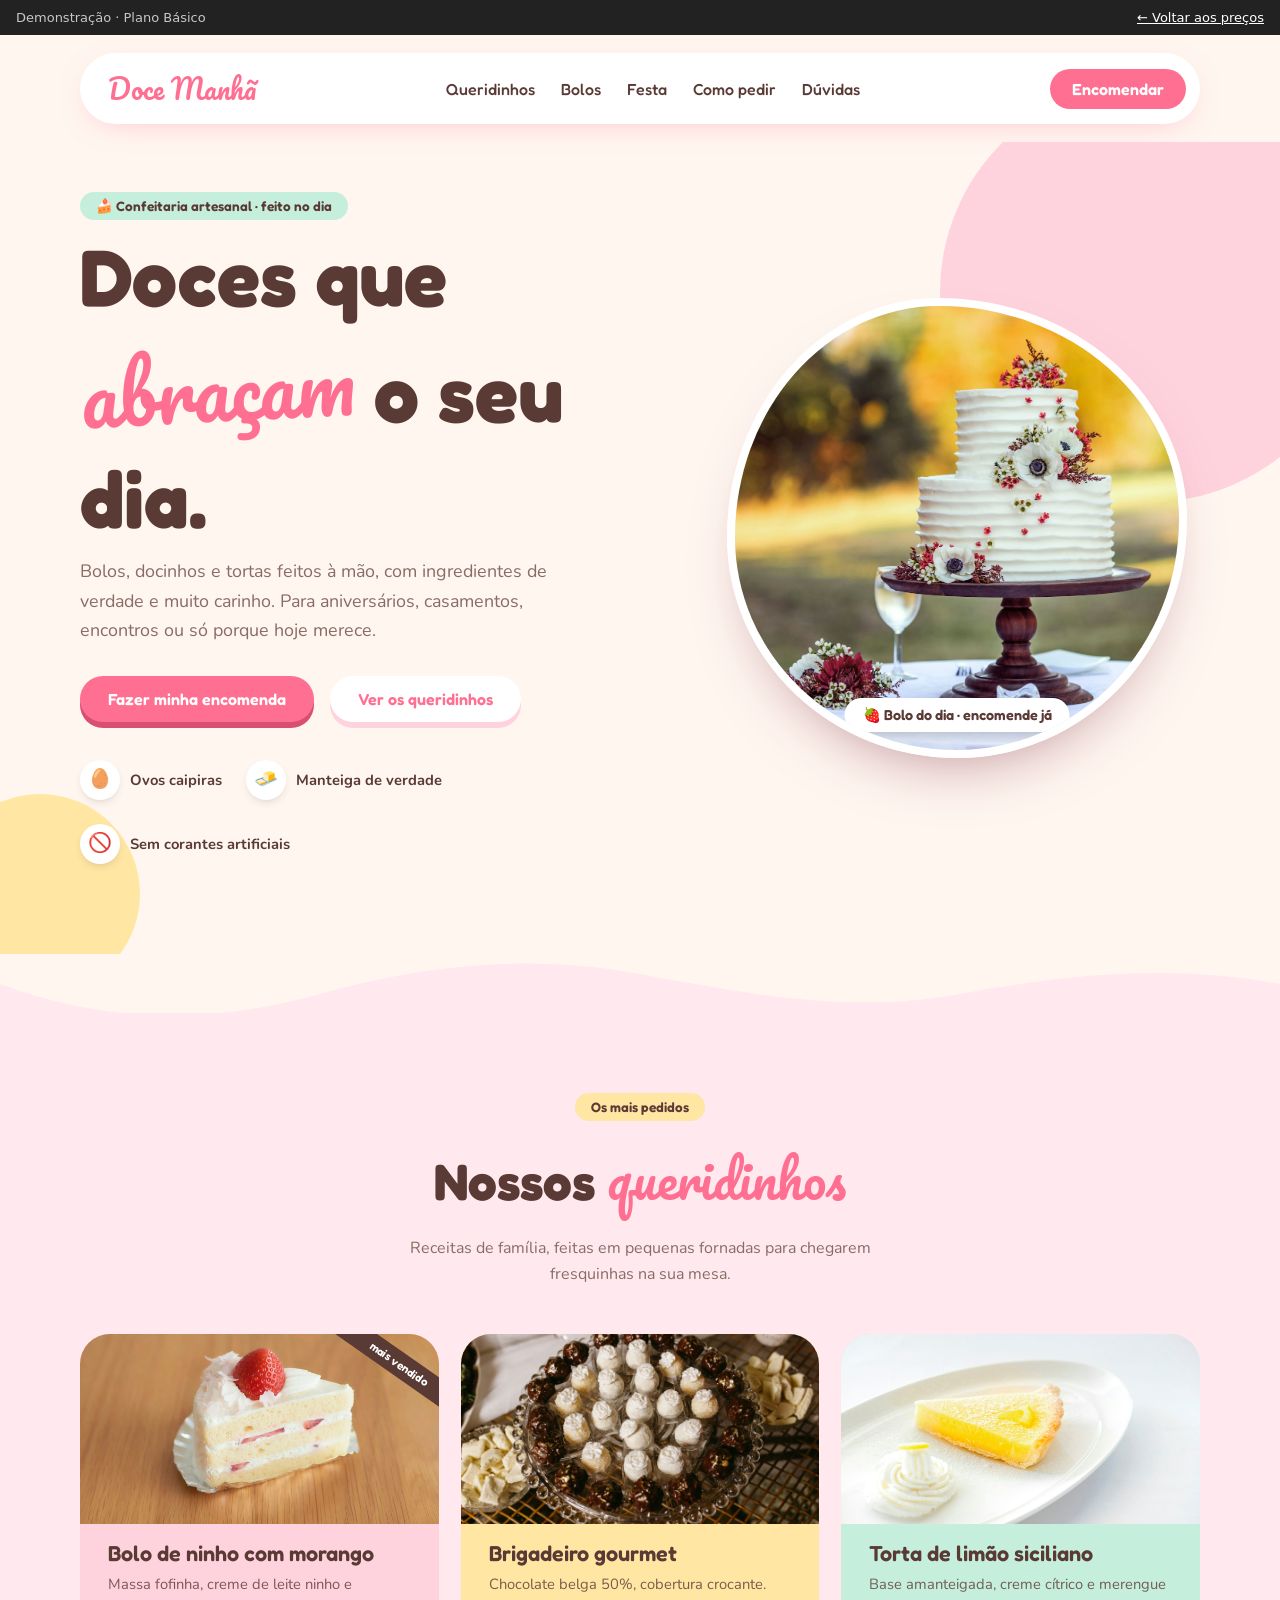
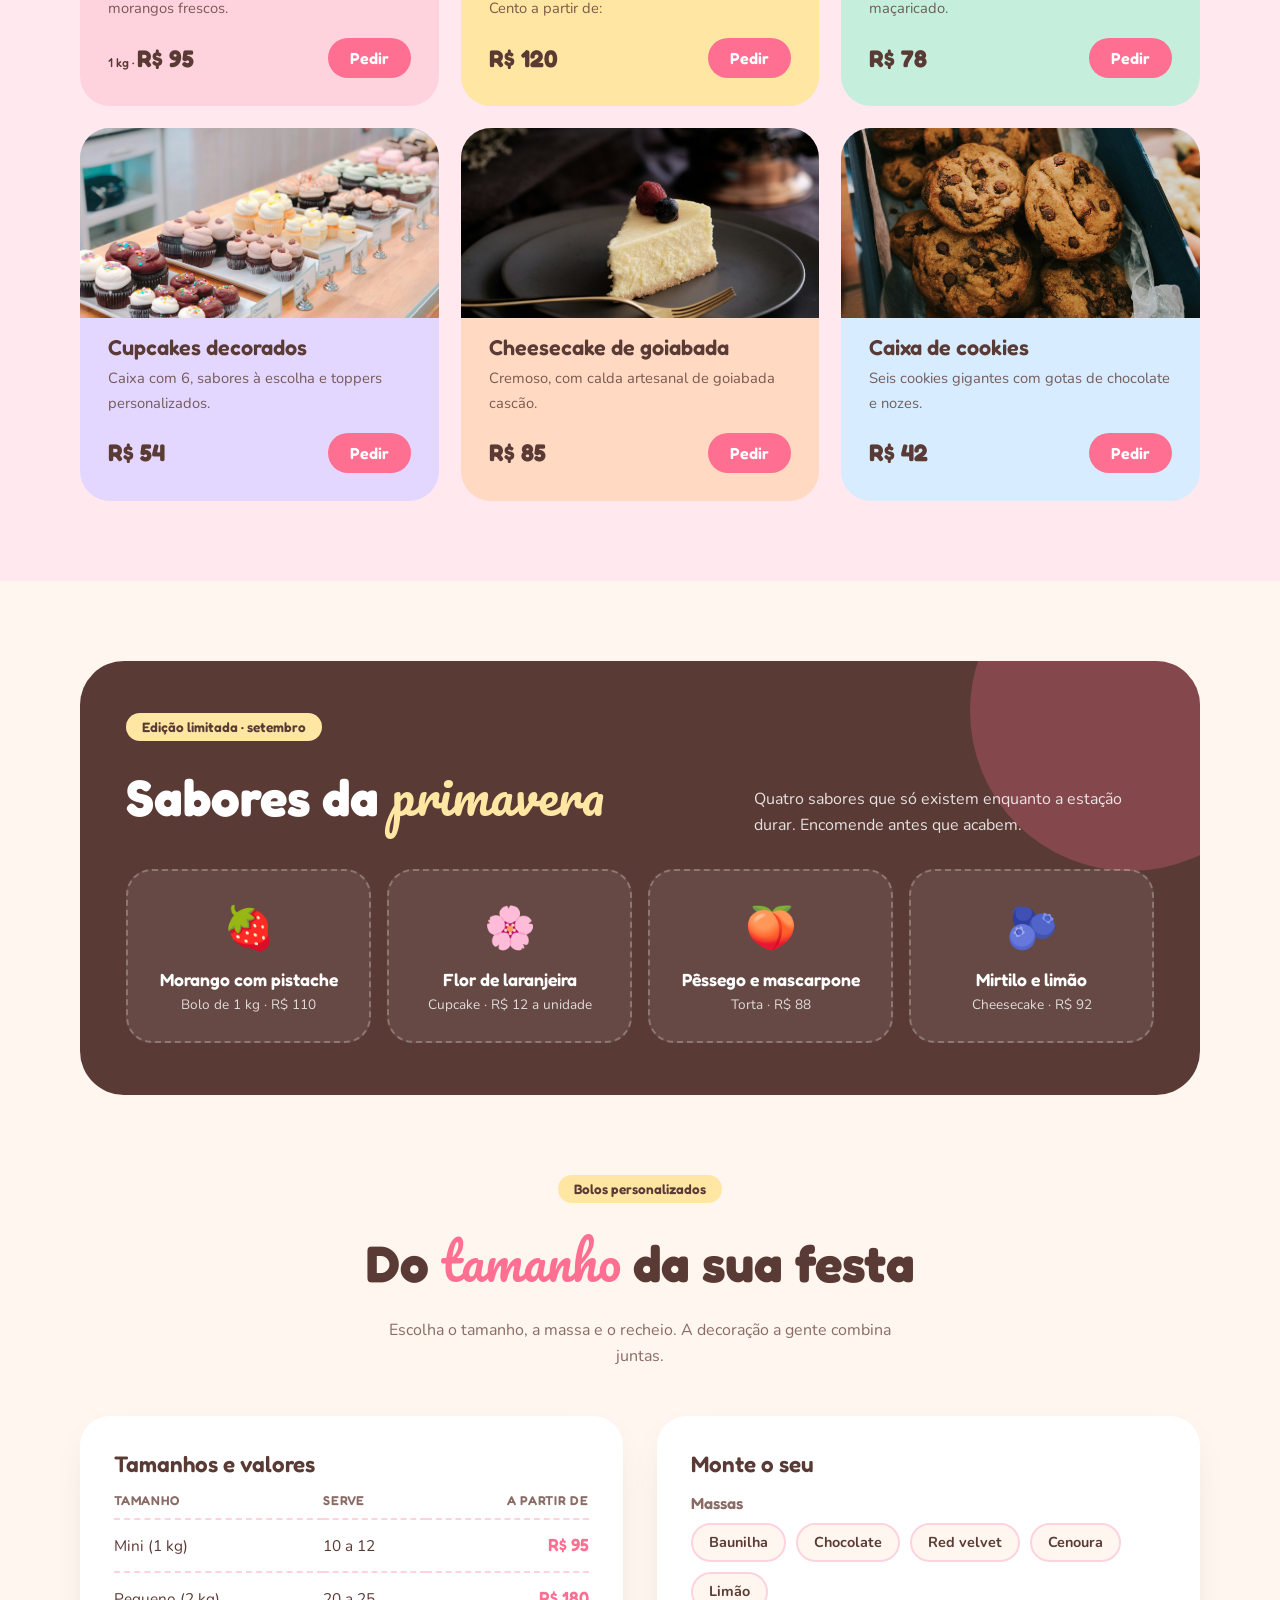
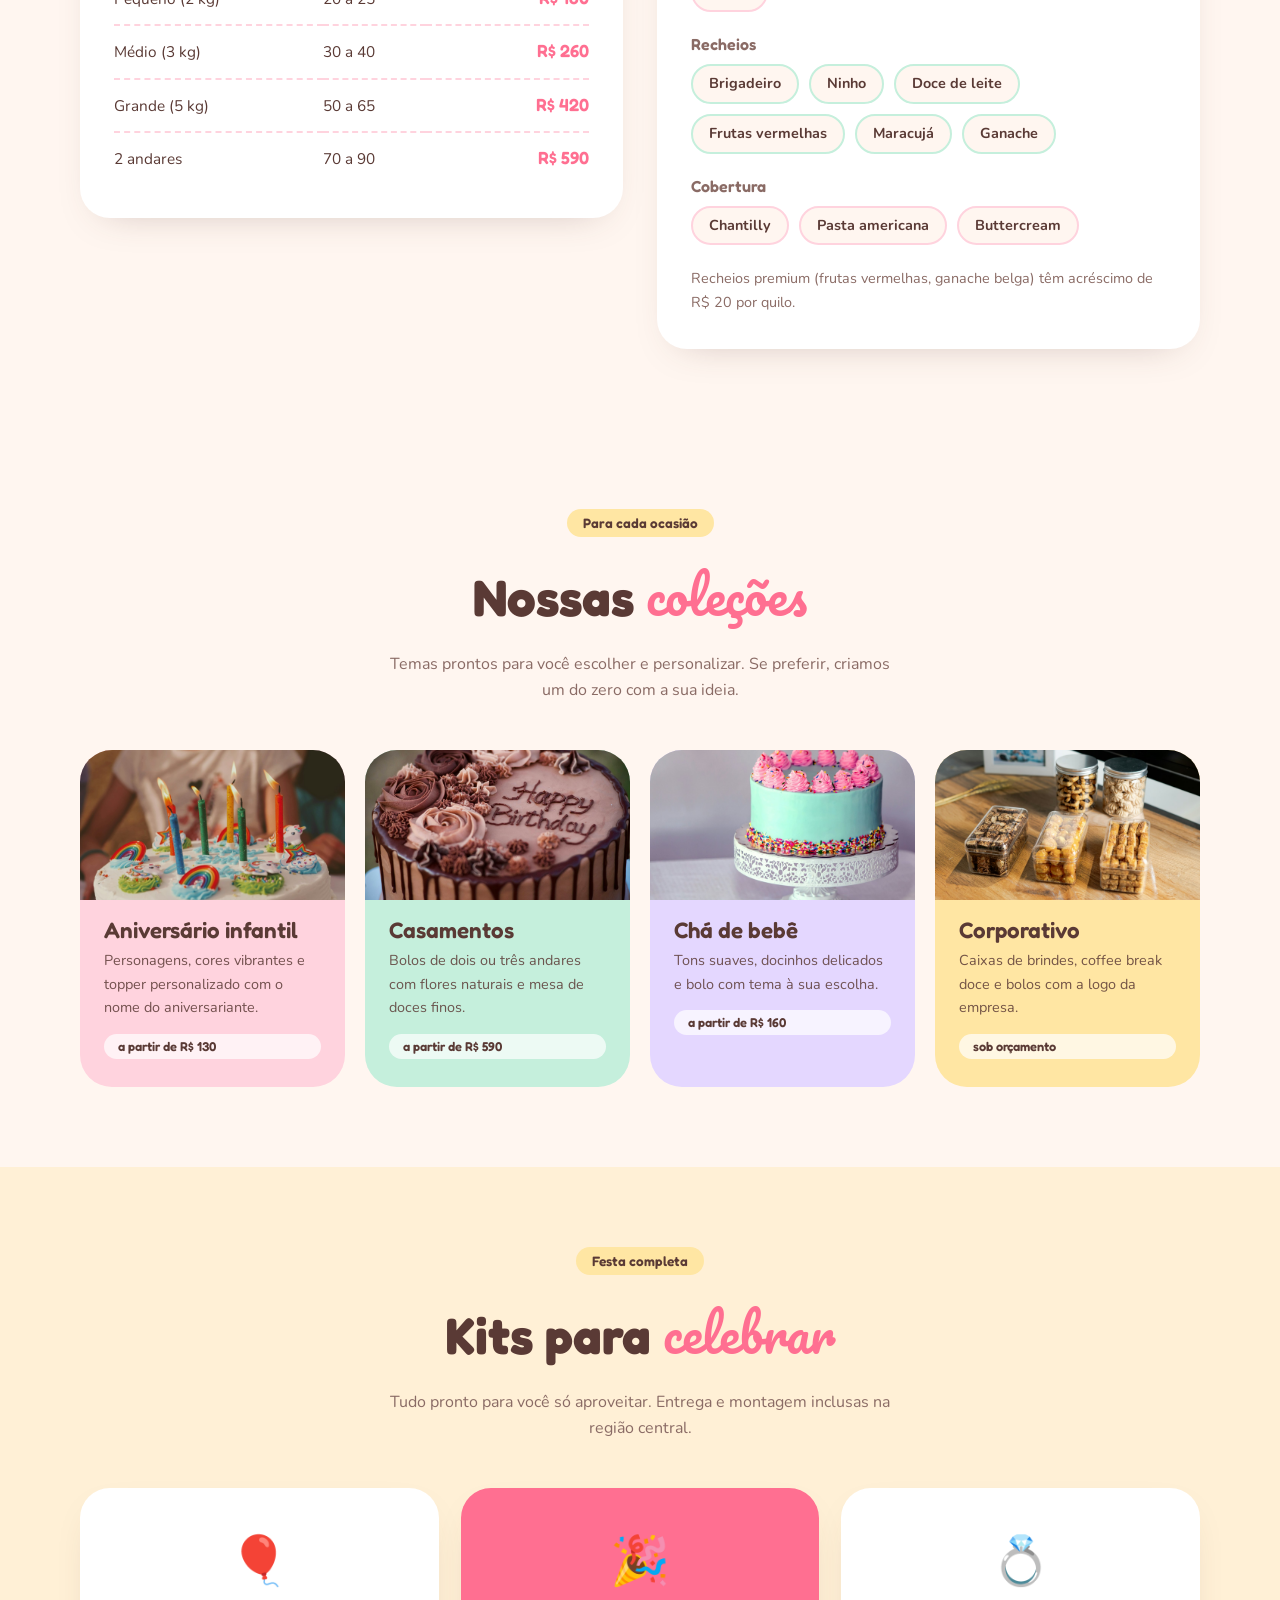
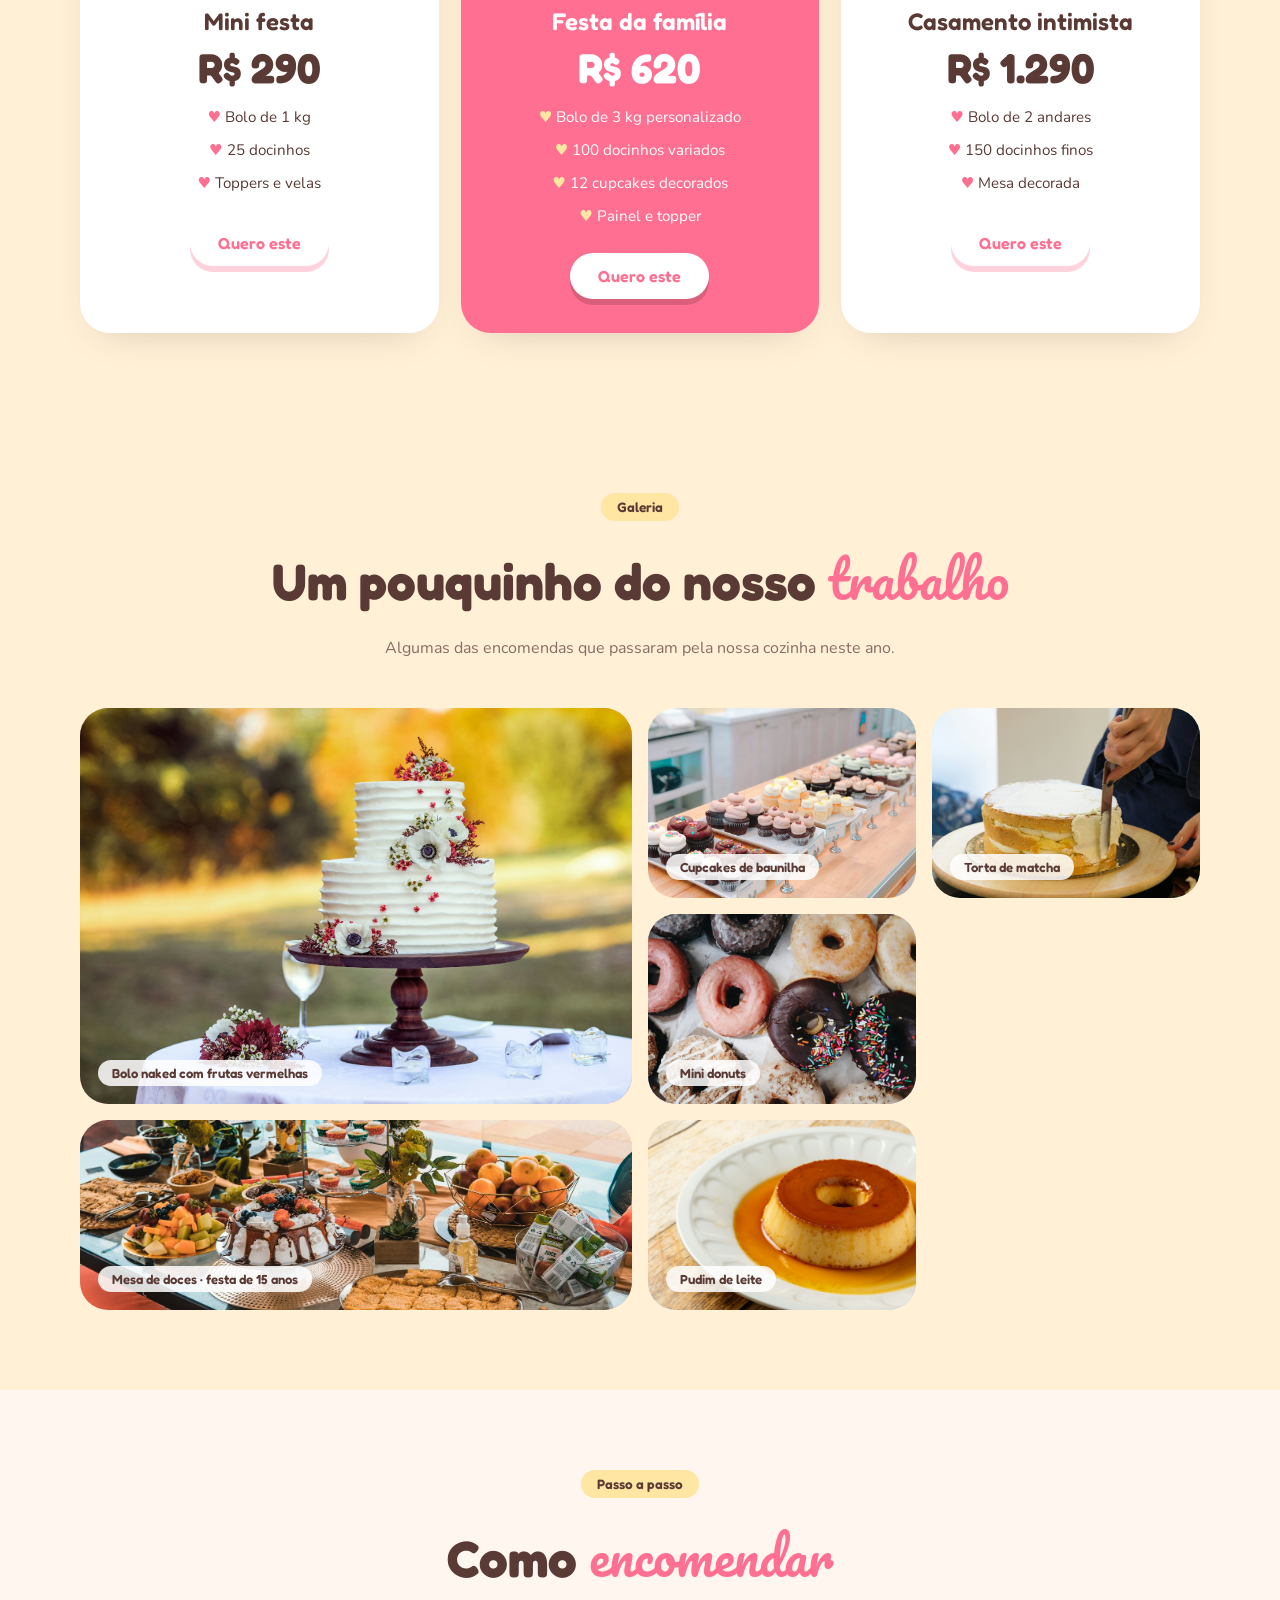
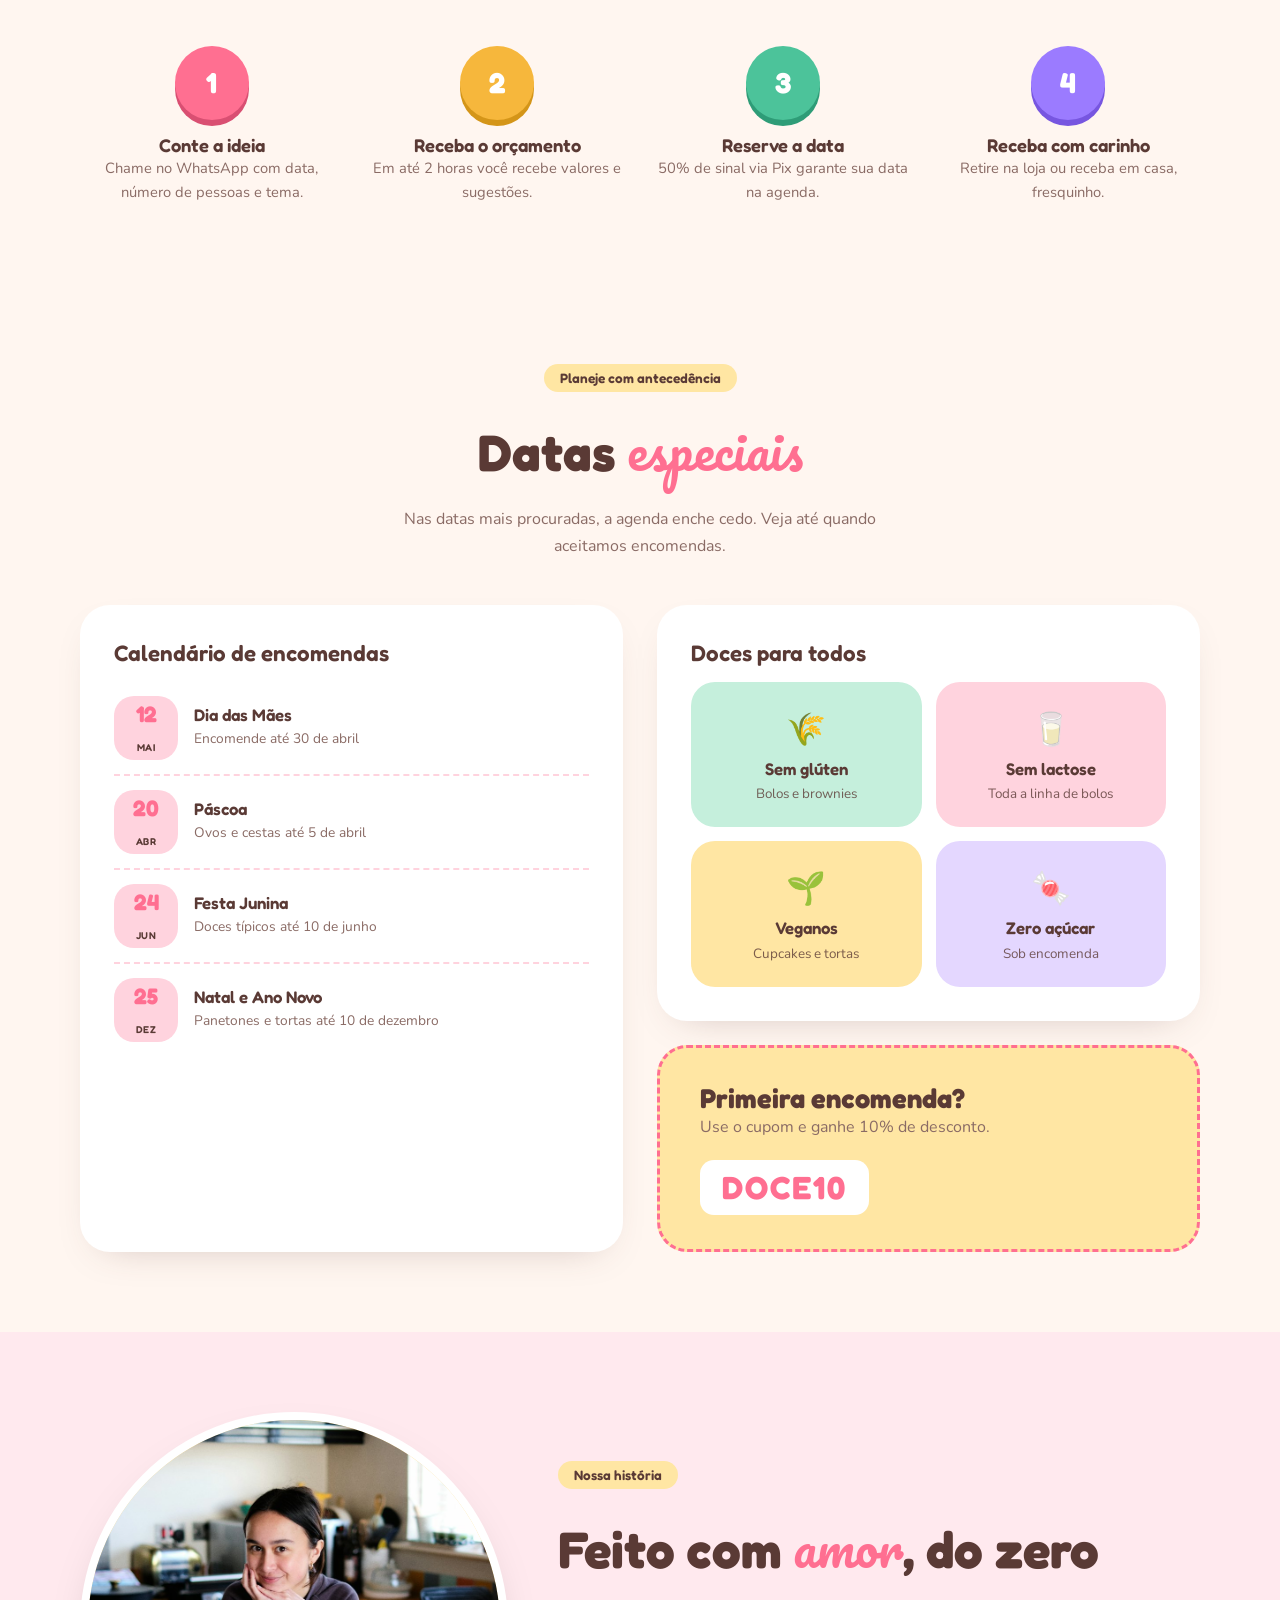
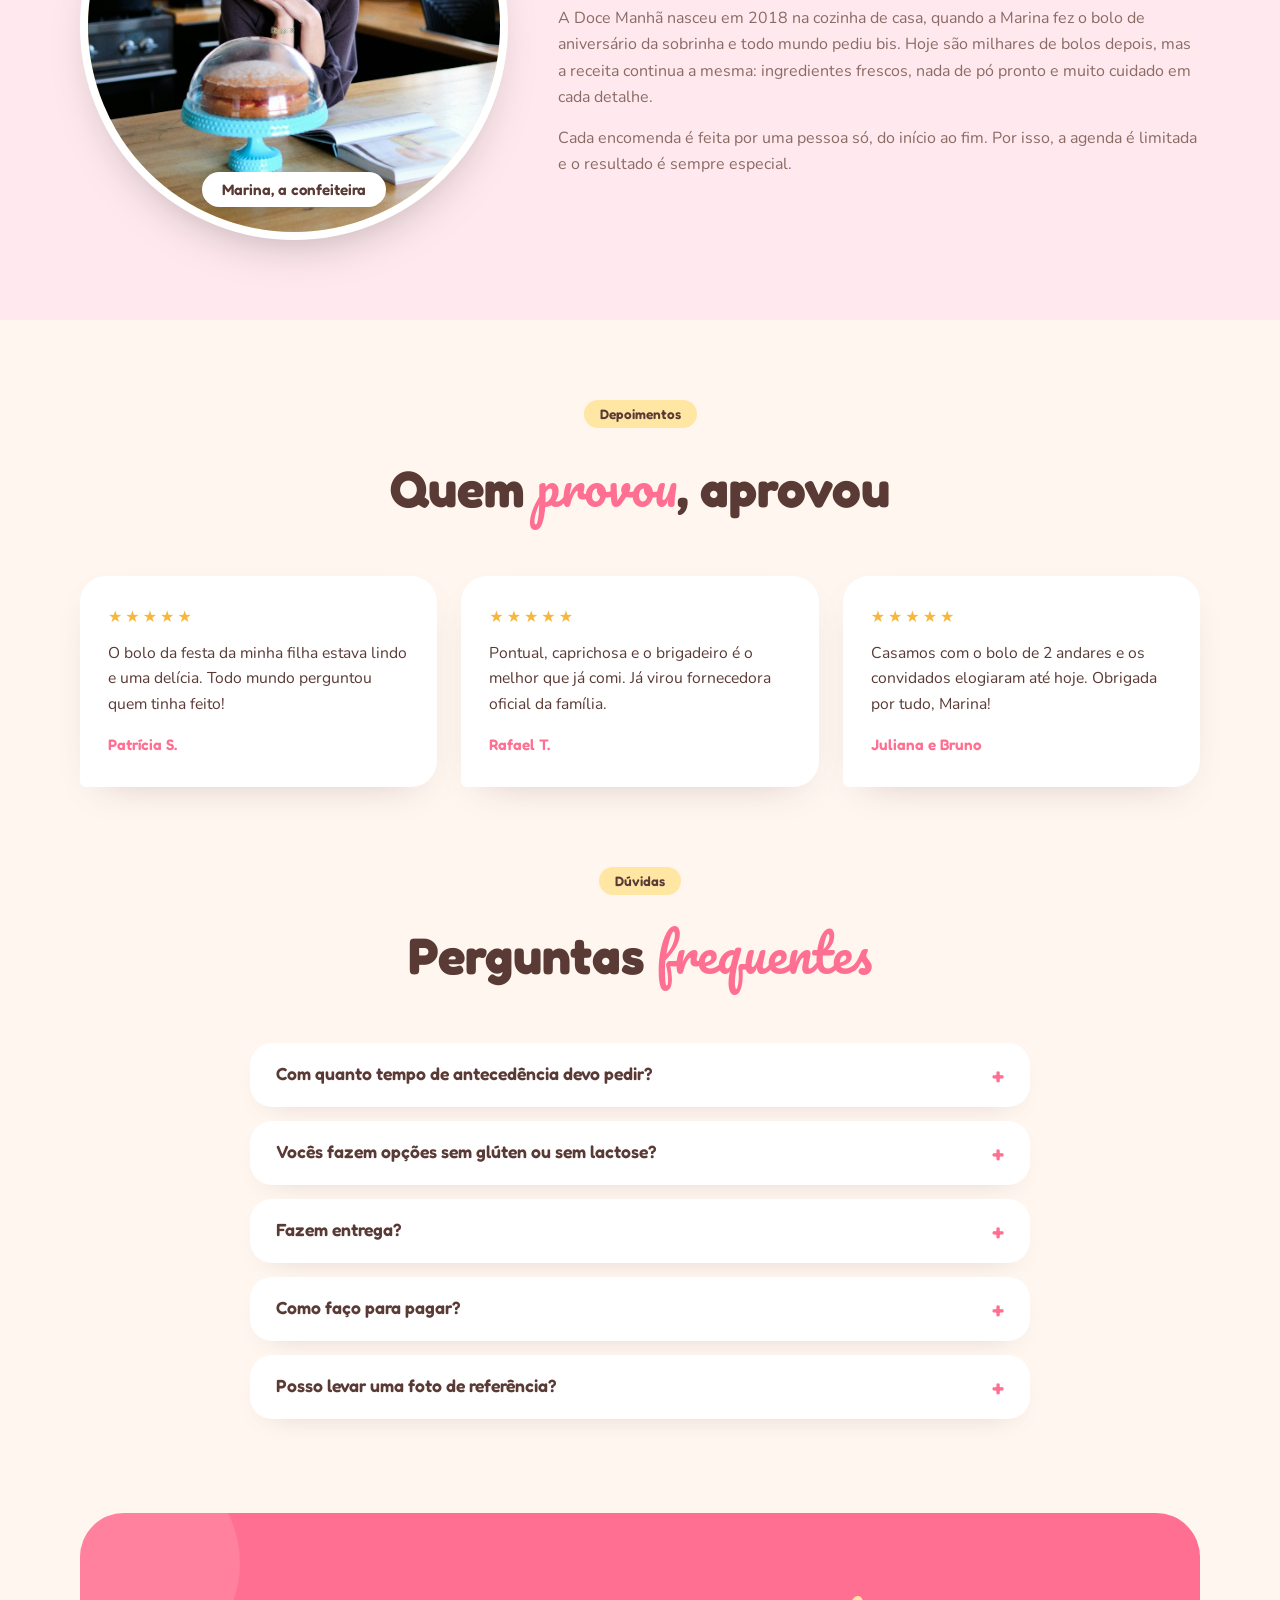
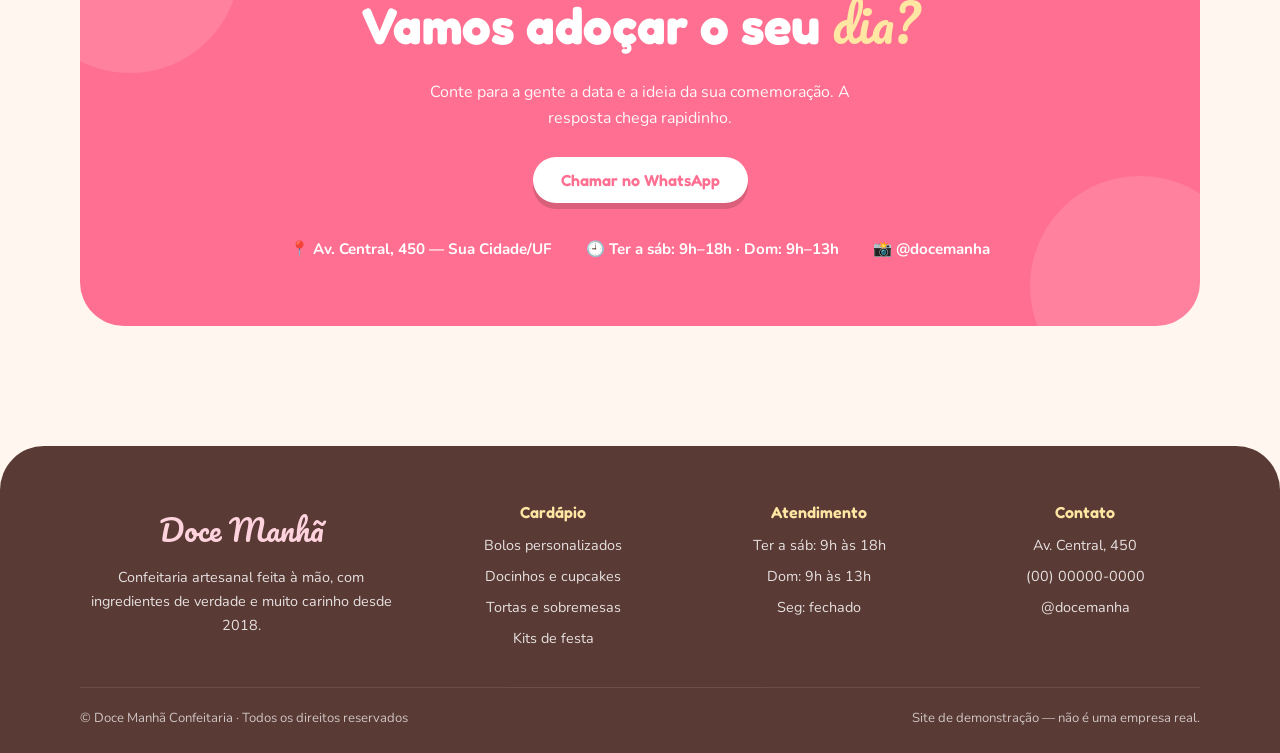
<file: demos/basico-2.html>
<!DOCTYPE html>
<html lang="pt-BR">
<head>
<meta charset="utf-8"><meta name="viewport" content="width=device-width,initial-scale=1">
<title>Doce Manhã Confeitaria — Demonstração Básico</title>
<meta name="description" content="Bolos, docinhos e kits de festa feitos à mão. Encomende pelo WhatsApp.">
<link href="https://fonts.googleapis.com/css2?family=Fredoka:wght@400;500;600;700&family=Nunito:wght@400;600;700&family=Pacifico&display=swap" rel="stylesheet">
<style>
:root{--bg:#fff6f0;--pink:#ff6f91;--pink2:#ffd3de;--cocoa:#5a3a35;--mint:#c5efdc;--butter:#ffe6a3;--lilac:#e4d7ff;--peach:#ffd9c2;--mut:#8a6b65;--hf:'Fredoka',sans-serif}
*{box-sizing:border-box;margin:0;padding:0}
body{font-family:'Nunito',system-ui,sans-serif;background:var(--bg);color:var(--cocoa);line-height:1.65}
a{color:inherit;text-decoration:none}
.demo-bar{background:#222;color:#fff;font:500 13px/1 system-ui,sans-serif;padding:11px 16px;display:flex;justify-content:space-between;gap:12px;flex-wrap:wrap}
.demo-bar a{text-decoration:underline}.demo-bar span{opacity:.75}
.wrap{width:min(1120px,92%);margin:0 auto}
header{padding:18px 0}
header .wrap{display:flex;align-items:center;justify-content:space-between;gap:16px;background:#fff;border-radius:99px;padding:12px 14px 12px 28px;box-shadow:0 8px 30px -14px rgba(255,111,145,.5)}
.logo{font:400 1.7rem 'Pacifico',cursive;color:var(--pink)}
header nav{display:flex;gap:26px;font:500 1rem var(--hf)}
header nav a:hover{color:var(--pink)}
.btn{display:inline-block;background:var(--pink);color:#fff;font:600 1rem var(--hf);padding:13px 28px;border-radius:99px;box-shadow:0 6px 0 #d94f72}
.btn--o{background:#fff;color:var(--pink);box-shadow:0 6px 0 var(--pink2)}
.btn--s{padding:10px 22px;box-shadow:none}
/* hero */
.hero{position:relative;padding:50px 0 90px;overflow:hidden}
.hero .wrap{display:grid;grid-template-columns:1.1fr .9fr;gap:40px;align-items:center;position:relative}
.blob{position:absolute;border-radius:50%;z-index:0}
.b1{width:420px;height:420px;background:var(--pink2);right:-80px;top:-60px}
.b2{width:200px;height:200px;background:var(--butter);left:-60px;bottom:-40px}
.hero .wrap>*{position:relative;z-index:1}
.pill{display:inline-block;background:var(--mint);font:600 .85rem var(--hf);padding:6px 16px;border-radius:99px}
h1{font:700 clamp(2.8rem,6.4vw,5rem)/1.02 var(--hf);margin:16px 0 18px}
h1 em{font:400 1em 'Pacifico',cursive;color:var(--pink);display:inline-block;transform:rotate(-3deg)}
.hero p{color:var(--mut);font-size:1.12rem;max-width:44ch;margin-bottom:30px}
.hero__btns{display:flex;gap:16px;flex-wrap:wrap}
.hero__row{display:flex;gap:24px;margin-top:38px;flex-wrap:wrap}
.hero__row div{display:flex;gap:10px;align-items:center;font-weight:700;font-size:.92rem}
.hero__row i{font-style:normal;width:40px;height:40px;border-radius:50%;background:#fff;display:grid;place-items:center;font-size:1.2rem;box-shadow:0 4px 12px -6px rgba(0,0,0,.3)}
.cake{max-width:420px;margin:0 auto;display:block}
.wave{display:block;width:100%;height:60px}
/* sections */
.sec{padding:80px 0}
.head{text-align:center;margin-bottom:46px}
.head .pill{background:var(--butter)}
h2{font:700 clamp(2rem,4.6vw,3.2rem)/1.1 var(--hf);margin-top:12px}
h2 em{font:400 1em 'Pacifico',cursive;color:var(--pink)}
.head p{color:var(--mut);max-width:52ch;margin:12px auto 0}
.grid{display:grid;grid-template-columns:repeat(3,1fr);gap:22px}
.prod{border-radius:30px;padding:28px;position:relative;overflow:hidden}
.prod .em{font-size:4.4rem;line-height:1;display:block;margin-bottom:10px}
.prod h3{font:600 1.35rem var(--hf)}
.prod p{font-size:.92rem;color:rgba(90,58,53,.8);margin:6px 0 18px;min-height:3.2em}
.prod .row{display:flex;justify-content:space-between;align-items:center}
.prod .pr{font:700 1.5rem var(--hf)}
.prod .pr small{font-size:.78rem;font-weight:500}
.tagx{position:absolute;top:18px;right:-34px;background:var(--cocoa);color:#fff;font:600 .72rem var(--hf);padding:5px 40px;transform:rotate(35deg)}
.c1{background:var(--pink2)}.c2{background:var(--butter)}.c3{background:var(--mint)}.c4{background:var(--lilac)}.c5{background:var(--peach)}.c6{background:#d7ecff}
/* sizes */
.sizes{display:grid;grid-template-columns:1fr 1fr;gap:34px;align-items:start}
.card{background:#fff;border-radius:30px;padding:34px;box-shadow:0 14px 40px -24px rgba(90,58,53,.35)}
.card h3{font:600 1.4rem var(--hf);margin-bottom:16px}
table{width:100%;border-collapse:collapse}
th{font:600 .8rem var(--hf);text-align:left;color:var(--mut);text-transform:uppercase;letter-spacing:.06em;padding-bottom:10px}
td{padding:13px 0;border-top:2px dashed var(--pink2);font-size:.96rem}
td:last-child,th:last-child{text-align:right}
td b{font:600 1.1rem var(--hf);color:var(--pink)}
.chips{display:flex;flex-wrap:wrap;gap:10px;margin-bottom:22px}
.chips span{background:var(--bg);border:2px solid var(--pink2);border-radius:99px;padding:6px 16px;font-weight:700;font-size:.9rem}
.chips.m span{border-color:var(--mint)}
.card h4{font:600 1rem var(--hf);margin-bottom:10px;color:var(--mut)}
/* kits */
.kit{background:#fff;border-radius:30px;padding:34px;text-align:center;box-shadow:0 14px 40px -24px rgba(90,58,53,.35)}
.kit--hot{background:var(--pink);color:#fff}
.kit .em{font-size:3rem}
.kit h3{font:600 1.5rem var(--hf);margin:6px 0}
.kit .pr{font:700 2.6rem var(--hf);margin:6px 0 12px}
.kit ul{list-style:none;display:grid;gap:8px;font-size:.95rem;margin-bottom:24px}
.kit li::before{content:"♥ ";color:var(--pink)}
.kit--hot li::before{color:var(--butter)}
.kit--hot .btn{background:#fff;color:var(--pink);box-shadow:0 6px 0 rgba(0,0,0,.15)}
/* steps */
.steps{display:grid;grid-template-columns:repeat(4,1fr);gap:22px}
.step{text-align:center}
.step b{display:grid;place-items:center;width:74px;height:74px;border-radius:50%;margin:0 auto 14px;font:700 1.8rem var(--hf);color:#fff;background:var(--pink);box-shadow:0 6px 0 #d94f72}
.step:nth-child(2) b{background:#f6b73c;box-shadow:0 6px 0 #d49518}
.step:nth-child(3) b{background:#4cc39a;box-shadow:0 6px 0 #2e9c77}
.step:nth-child(4) b{background:#9b7bff;box-shadow:0 6px 0 #7756e0}
.step h3{font:600 1.15rem var(--hf)}
.step p{font-size:.92rem;color:var(--mut)}
/* about + reviews */
.about{display:grid;grid-template-columns:.8fr 1.2fr;gap:50px;align-items:center}
.about__art{aspect-ratio:1;border-radius:50%;background:var(--butter);display:grid;place-items:center;font-size:8rem;position:relative}
.about__art::after{content:"Marina, a confeiteira";position:absolute;bottom:6%;background:#fff;padding:8px 20px;border-radius:99px;font:600 .95rem var(--hf);box-shadow:0 8px 20px -10px rgba(0,0,0,.3)}
.about p{color:var(--mut);margin:14px 0}
.bub{display:grid;grid-template-columns:repeat(3,1fr);gap:24px}
.bub blockquote{background:#fff;border-radius:26px 26px 26px 6px;padding:28px;box-shadow:0 14px 40px -24px rgba(90,58,53,.35)}
.bub .st{color:#f6b73c;letter-spacing:3px}
.bub p{margin:10px 0 14px;font-size:.98rem}
.bub cite{font:600 .95rem var(--hf);font-style:normal;color:var(--pink)}
/* faq + contact */
.faq{max-width:780px;margin:0 auto}
details{background:#fff;border-radius:22px;padding:20px 26px;margin-bottom:14px;box-shadow:0 10px 30px -22px rgba(90,58,53,.4)}
summary{font:600 1.1rem var(--hf);cursor:pointer;list-style:none;display:flex;justify-content:space-between;gap:16px}
summary::-webkit-details-marker{display:none}
summary::after{content:"+";color:var(--pink);font-size:1.5rem;line-height:1}
details[open] summary::after{content:"–"}
details p{color:var(--mut);margin-top:10px}
.cta{background:var(--pink);color:#fff;border-radius:44px;padding:64px 40px;text-align:center;position:relative;overflow:hidden}
.cta::before,.cta::after{content:"";position:absolute;width:220px;height:220px;border-radius:50%;background:rgba(255,255,255,.12)}
.cta::before{left:-60px;top:-60px}.cta::after{right:-50px;bottom:-70px}
.cta h2{margin:0 0 12px;position:relative}.cta h2 em{color:var(--butter)}
.cta p{max-width:46ch;margin:0 auto 26px;position:relative;opacity:.95}
.cta .btn{background:#fff;color:var(--pink);box-shadow:0 6px 0 rgba(0,0,0,.15);position:relative}
.info{display:flex;justify-content:center;gap:34px;margin-top:34px;flex-wrap:wrap;position:relative;font-weight:700;font-size:.95rem}
footer{padding:36px 0;text-align:center;color:var(--mut);font-size:.9rem}

/* sabores do mês */
.season{background:var(--cocoa);color:#fff;border-radius:44px;padding:52px 46px;position:relative;overflow:hidden}
.season::before{content:"";position:absolute;width:320px;height:320px;border-radius:50%;background:var(--pink);opacity:.25;right:-90px;top:-110px}
.season .top{display:flex;justify-content:space-between;align-items:flex-end;gap:20px;flex-wrap:wrap;margin-bottom:30px;position:relative}
.season h2{margin:8px 0 0}.season h2 em{color:var(--butter)}
.season .pill{background:var(--butter);color:var(--cocoa)}
.season p.d{opacity:.85;max-width:40ch}
.flv{display:grid;grid-template-columns:repeat(4,1fr);gap:16px;position:relative}
.flv div{background:rgba(255,255,255,.08);border:2px dashed rgba(255,255,255,.25);border-radius:26px;padding:24px;text-align:center}
.flv .em{font-size:2.6rem;display:block;margin-bottom:6px}
.flv h3{font:600 1.1rem var(--hf)}.flv p{font-size:.85rem;opacity:.8;margin-top:4px}
/* coleções */
.colls{display:grid;grid-template-columns:repeat(4,1fr);gap:20px}
.col{border-radius:32px;padding:28px 24px;min-height:300px;display:flex;flex-direction:column;position:relative;overflow:hidden}
.col .em{font-size:3.4rem;line-height:1}
.col h3{font:600 1.4rem var(--hf);margin:auto 0 6px}
.col p{font-size:.9rem;color:rgba(90,58,53,.85)}
.col small{display:inline-block;margin-top:14px;background:rgba(255,255,255,.7);border-radius:99px;padding:5px 14px;font:600 .8rem var(--hf)}
.col::after{content:"";position:absolute;width:150px;height:150px;border-radius:50%;background:rgba(255,255,255,.35);right:-40px;top:-40px}
/* galeria */
.gal{display:grid;grid-template-columns:repeat(4,1fr);grid-auto-rows:190px;gap:16px}
.gal div{border-radius:28px;display:flex;flex-direction:column;justify-content:flex-end;padding:18px;position:relative;overflow:hidden}
.gal .em{position:absolute;top:14px;right:18px;font-size:3.4rem}
.gal span{background:rgba(255,255,255,.85);border-radius:99px;padding:5px 14px;font:600 .82rem var(--hf);align-self:flex-start}
.g1{grid-column:span 2;grid-row:span 2;background:linear-gradient(140deg,#ffc2d1,#ff8fab)}
.g1 .em{font-size:7rem;top:24px;right:34px}
.g2{background:linear-gradient(140deg,#fff0b3,#ffd166)}.g3{background:linear-gradient(140deg,#c5efdc,#7ad7b0)}
.g4{background:linear-gradient(140deg,#e4d7ff,#b9a0ff)}.g5{grid-column:span 2;background:linear-gradient(140deg,#ffd9c2,#ffab84)}
.g6{background:linear-gradient(140deg,#d7ecff,#8ec5ff)}
/* datas */
.dates{display:grid;grid-template-columns:1fr 1fr;gap:34px}
.cal{background:#fff;border-radius:30px;padding:34px;box-shadow:0 14px 40px -24px rgba(90,58,53,.35)}
.cal h3{font:600 1.4rem var(--hf);margin-bottom:16px}
.cal .r{display:flex;align-items:center;gap:16px;padding:14px 0;border-top:2px dashed var(--pink2)}
.cal .r:first-of-type{border-top:0}
.cal .d{flex:none;width:64px;height:64px;border-radius:20px;background:var(--pink2);display:grid;place-items:center;text-align:center;font:700 1.4rem/1 var(--hf);color:var(--pink)}
.cal .d small{display:block;font:600 .62rem var(--hf);text-transform:uppercase;letter-spacing:.06em;color:var(--cocoa)}
.cal .r b{display:block;font:600 1.05rem var(--hf)}.cal .r span{font-size:.86rem;color:var(--mut)}
.diet{display:grid;grid-template-columns:1fr 1fr;gap:14px}
.diet div{border-radius:24px;padding:22px;text-align:center}
.diet .em{font-size:2rem;display:block}.diet b{font:600 1.05rem var(--hf)}.diet p{font-size:.84rem;color:rgba(90,58,53,.8)}
/* footer */
.fx{background:var(--cocoa);color:#fff;border-radius:44px 44px 0 0;padding:56px 0 24px;margin-top:40px}
.fx .cols{display:grid;grid-template-columns:1.4fr 1fr 1fr 1fr;gap:36px}
.fx .lg{font:400 1.9rem 'Pacifico',cursive;color:var(--pink2);margin-bottom:10px}
.fx h4{font:600 1rem var(--hf);margin-bottom:12px;color:var(--butter)}
.fx ul{list-style:none;display:grid;gap:7px;font-size:.9rem;opacity:.85}
.fx p{font-size:.9rem;opacity:.85}
.fx .end{margin-top:36px;padding-top:20px;border-top:1px solid rgba(255,255,255,.15);display:flex;justify-content:space-between;gap:14px;flex-wrap:wrap;font-size:.82rem;opacity:.7}
.cupom{background:var(--butter);border-radius:30px;padding:34px 40px;display:flex;justify-content:space-between;align-items:center;gap:20px;flex-wrap:wrap;border:3px dashed var(--pink)}
.cupom h3{font:700 1.7rem var(--hf)}.cupom p{color:var(--mut)}
.cupom b{font:700 2rem var(--hf);color:var(--pink);background:#fff;border-radius:14px;padding:8px 22px;letter-spacing:.06em}
@media(max-width:860px){.flv,.colls,.gal{grid-template-columns:1fr 1fr}.g1,.g5{grid-column:span 2}.dates,.fx .cols{grid-template-columns:1fr}.season{padding:34px 24px}}
@media(max-width:860px){
 header nav{display:none}.hero .wrap,.sizes,.about{grid-template-columns:1fr}.grid,.bub{grid-template-columns:1fr}.steps{grid-template-columns:1fr 1fr}.about__art{max-width:260px;margin:0 auto}
}

/* fotos reais */
.herophoto{position:relative;max-width:460px;margin:0 auto;aspect-ratio:1;border-radius:46% 54% 50% 50%/52% 48% 52% 48%;overflow:hidden;box-shadow:0 30px 60px -30px rgba(120,40,60,.5);border:8px solid #fff}
.herophoto img{width:100%;height:100%;object-fit:cover;display:block}
.herophoto__tag{position:absolute;left:50%;bottom:18px;transform:translateX(-50%);background:#fff;border-radius:99px;padding:8px 18px;font:600 .9rem var(--hf);white-space:nowrap;box-shadow:0 8px 20px -10px rgba(0,0,0,.4)}
.pimg{display:block;width:calc(100% + 56px);height:190px;object-fit:cover;margin:-28px -28px 16px}
.cimg{display:block;width:calc(100% + 48px);height:150px;object-fit:cover;margin:-28px -24px 16px}
.col::after{display:none}
.col h3{margin-top:0}
.gimg{position:absolute;inset:0;width:100%;height:100%;object-fit:cover}
.gal span{position:relative;z-index:1}
.about__art{overflow:hidden;font-size:0;border:8px solid #fff;box-shadow:0 20px 50px -25px rgba(0,0,0,.35)}
.about__art img{width:100%;height:100%;object-fit:cover;display:block}
.about__art::after{z-index:2}
</style>
</head>
<body>
<span id="topo"></span>
<div class="demo-bar"><span>Demonstração · Plano Básico</span><a href="../index.html#precos">← Voltar aos preços</a></div>

<header><div class="wrap">
  <a class="logo" href="#">Doce Manhã</a>
  <nav><a href="#queridinhos">Queridinhos</a><a href="#bolos">Bolos</a><a href="#festa">Festa</a><a href="#como">Como pedir</a><a href="#faq">Dúvidas</a></nav>
  <a class="btn btn--s" href="#contato">Encomendar</a>
</div></header>

<section class="hero">
  <div class="blob b1"></div><div class="blob b2"></div>
  <div class="wrap">
    <div>
      <span class="pill">🍰 Confeitaria artesanal · feito no dia</span>
      <h1>Doces que <em>abraçam</em> o seu dia.</h1>
      <p>Bolos, docinhos e tortas feitos à mão, com ingredientes de verdade e muito carinho. Para aniversários, casamentos, encontros ou só porque hoje merece.</p>
      <div class="hero__btns"><a class="btn" href="#contato">Fazer minha encomenda</a><a class="btn btn--o" href="#queridinhos">Ver os queridinhos</a></div>
      <div class="hero__row"><div><i>🥚</i>Ovos caipiras</div><div><i>🧈</i>Manteiga de verdade</div><div><i>🚫</i>Sem corantes artificiais</div></div>
    </div>
    <div class="herophoto"><img src="img/cake-1.jpg" alt="Bolo decorado com flores" width="900" height="900"><span class="herophoto__tag">🍓 Bolo do dia · encomende já</span></div>
  </div>
</section>
<svg class="wave" viewBox="0 0 1440 60" preserveAspectRatio="none" aria-hidden="true"><path d="M0 30c120 40 240 40 360 10S600 0 720 20s240 40 360 20 240-30 360-10V60H0z" fill="#ffe9ee"/></svg>

<section class="sec" id="queridinhos" style="background:#ffe9ee;margin-top:-1px"><div class="wrap">
  <div class="head"><span class="pill">Os mais pedidos</span><h2>Nossos <em>queridinhos</em></h2><p>Receitas de família, feitas em pequenas fornadas para chegarem fresquinhas na sua mesa.</p></div>
  <div class="grid">
    <div class="prod c1"><span class="tagx">mais vendido</span><img class="pimg" src="img/cake-strawb.jpg" alt="" loading="lazy"><h3>Bolo de ninho com morango</h3><p>Massa fofinha, creme de leite ninho e morangos frescos.</p><div class="row"><div class="pr"><small>1 kg · </small>R$ 95</div><a class="btn btn--s" href="#contato">Pedir</a></div></div>
    <div class="prod c2"><img class="pimg" src="img/cake-3.jpg" alt="" loading="lazy"><h3>Brigadeiro gourmet</h3><p>Chocolate belga 50%, cobertura crocante. Cento a partir de:</p><div class="row"><div class="pr">R$ 120</div><a class="btn btn--s" href="#contato">Pedir</a></div></div>
    <div class="prod c3"><img class="pimg" src="img/cake-lemon.jpg" alt="" loading="lazy"><h3>Torta de limão siciliano</h3><p>Base amanteigada, creme cítrico e merengue maçaricado.</p><div class="row"><div class="pr">R$ 78</div><a class="btn btn--s" href="#contato">Pedir</a></div></div>
    <div class="prod c4"><img class="pimg" src="img/cake-2.jpg" alt="" loading="lazy"><h3>Cupcakes decorados</h3><p>Caixa com 6, sabores à escolha e toppers personalizados.</p><div class="row"><div class="pr">R$ 54</div><a class="btn btn--s" href="#contato">Pedir</a></div></div>
    <div class="prod c5"><img class="pimg" src="img/cake-cheese.jpg" alt="" loading="lazy"><h3>Cheesecake de goiabada</h3><p>Cremoso, com calda artesanal de goiabada cascão.</p><div class="row"><div class="pr">R$ 85</div><a class="btn btn--s" href="#contato">Pedir</a></div></div>
    <div class="prod c6"><img class="pimg" src="img/cake-cookie.jpg" alt="" loading="lazy"><h3>Caixa de cookies</h3><p>Seis cookies gigantes com gotas de chocolate e nozes.</p><div class="row"><div class="pr">R$ 42</div><a class="btn btn--s" href="#contato">Pedir</a></div></div>
  </div>
</div></section>

<section class="sec" style="padding-bottom:0"><div class="wrap">
  <div class="season">
    <div class="top"><div><span class="pill">Edição limitada · setembro</span><h2>Sabores da <em>primavera</em></h2></div><p class="d">Quatro sabores que só existem enquanto a estação durar. Encomende antes que acabem.</p></div>
    <div class="flv">
      <div><span class="em">🍓</span><h3>Morango com pistache</h3><p>Bolo de 1 kg · R$ 110</p></div>
      <div><span class="em">🌸</span><h3>Flor de laranjeira</h3><p>Cupcake · R$ 12 a unidade</p></div>
      <div><span class="em">🍑</span><h3>Pêssego e mascarpone</h3><p>Torta · R$ 88</p></div>
      <div><span class="em">🫐</span><h3>Mirtilo e limão</h3><p>Cheesecake · R$ 92</p></div>
    </div>
  </div>
</div></section>

<section class="sec" id="bolos"><div class="wrap">
  <div class="head"><span class="pill">Bolos personalizados</span><h2>Do <em>tamanho</em> da sua festa</h2><p>Escolha o tamanho, a massa e o recheio. A decoração a gente combina juntas.</p></div>
  <div class="sizes">
    <div class="card"><h3>Tamanhos e valores</h3>
      <table><tr><th>Tamanho</th><th>Serve</th><th>A partir de</th></tr>
        <tr><td>Mini (1 kg)</td><td>10 a 12</td><td><b>R$ 95</b></td></tr>
        <tr><td>Pequeno (2 kg)</td><td>20 a 25</td><td><b>R$ 180</b></td></tr>
        <tr><td>Médio (3 kg)</td><td>30 a 40</td><td><b>R$ 260</b></td></tr>
        <tr><td>Grande (5 kg)</td><td>50 a 65</td><td><b>R$ 420</b></td></tr>
        <tr><td>2 andares</td><td>70 a 90</td><td><b>R$ 590</b></td></tr>
      </table>
    </div>
    <div class="card"><h3>Monte o seu</h3>
      <h4>Massas</h4><div class="chips"><span>Baunilha</span><span>Chocolate</span><span>Red velvet</span><span>Cenoura</span><span>Limão</span></div>
      <h4>Recheios</h4><div class="chips m"><span>Brigadeiro</span><span>Ninho</span><span>Doce de leite</span><span>Frutas vermelhas</span><span>Maracujá</span><span>Ganache</span></div>
      <h4>Cobertura</h4><div class="chips"><span>Chantilly</span><span>Pasta americana</span><span>Buttercream</span></div>
      <p style="font-size:.9rem;color:var(--mut)">Recheios premium (frutas vermelhas, ganache belga) têm acréscimo de R$ 20 por quilo.</p>
    </div>
  </div>
</div></section>

<section class="sec"><div class="wrap">
  <div class="head"><span class="pill">Para cada ocasião</span><h2>Nossas <em>coleções</em></h2><p>Temas prontos para você escolher e personalizar. Se preferir, criamos um do zero com a sua ideia.</p></div>
  <div class="colls">
    <div class="col c1"><img class="cimg" src="img/cake-kids.jpg" alt="" loading="lazy"><h3>Aniversário infantil</h3><p>Personagens, cores vibrantes e topper personalizado com o nome do aniversariante.</p><small>a partir de R$ 130</small></div>
    <div class="col c3"><img class="cimg" src="img/cake-4.jpg" alt="" loading="lazy"><h3>Casamentos</h3><p>Bolos de dois ou três andares com flores naturais e mesa de doces finos.</p><small>a partir de R$ 590</small></div>
    <div class="col c4"><img class="cimg" src="img/cake-baby.jpg" alt="" loading="lazy"><h3>Chá de bebê</h3><p>Tons suaves, docinhos delicados e bolo com tema à sua escolha.</p><small>a partir de R$ 160</small></div>
    <div class="col c2"><img class="cimg" src="img/cake-corp.jpg" alt="" loading="lazy"><h3>Corporativo</h3><p>Caixas de brindes, coffee break doce e bolos com a logo da empresa.</p><small>sob orçamento</small></div>
  </div>
</div></section>

<section class="sec" id="festa" style="background:#fff0d6"><div class="wrap">
  <div class="head"><span class="pill">Festa completa</span><h2>Kits para <em>celebrar</em></h2><p>Tudo pronto para você só aproveitar. Entrega e montagem inclusas na região central.</p></div>
  <div class="grid">
    <div class="kit"><div class="em">🎈</div><h3>Mini festa</h3><div class="pr">R$ 290</div><ul><li>Bolo de 1 kg</li><li>25 docinhos</li><li>Toppers e velas</li></ul><a class="btn btn--o" href="#contato">Quero este</a></div>
    <div class="kit kit--hot"><div class="em">🎉</div><h3>Festa da família</h3><div class="pr">R$ 620</div><ul><li>Bolo de 3 kg personalizado</li><li>100 docinhos variados</li><li>12 cupcakes decorados</li><li>Painel e topper</li></ul><a class="btn" href="#contato">Quero este</a></div>
    <div class="kit"><div class="em">💍</div><h3>Casamento intimista</h3><div class="pr">R$ 1.290</div><ul><li>Bolo de 2 andares</li><li>150 docinhos finos</li><li>Mesa decorada</li></ul><a class="btn btn--o" href="#contato">Quero este</a></div>
  </div>
</div></section>

<section class="sec" style="background:#fff0d6"><div class="wrap">
  <div class="head"><span class="pill">Galeria</span><h2>Um pouquinho do nosso <em>trabalho</em></h2><p>Algumas das encomendas que passaram pela nossa cozinha neste ano.</p></div>
  <div class="gal">
    <div class="g1"><img class="gimg" src="img/cake-1.jpg" alt="" loading="lazy"><span>Bolo naked com frutas vermelhas</span></div>
    <div class="g2"><img class="gimg" src="img/cake-2.jpg" alt="" loading="lazy"><span>Cupcakes de baunilha</span></div>
    <div class="g3"><img class="gimg" src="img/cake-5.jpg" alt="" loading="lazy"><span>Torta de matcha</span></div>
    <div class="g4"><img class="gimg" src="img/cake-donut.jpg" alt="" loading="lazy"><span>Mini donuts</span></div>
    <div class="g5"><img class="gimg" src="img/cake-table.jpg" alt="" loading="lazy"><span>Mesa de doces · festa de 15 anos</span></div>
    <div class="g6"><img class="gimg" src="img/cake-pudding.jpg" alt="" loading="lazy"><span>Pudim de leite</span></div>
  </div>
</div></section>

<section class="sec" id="como"><div class="wrap">
  <div class="head"><span class="pill">Passo a passo</span><h2>Como <em>encomendar</em></h2></div>
  <div class="steps">
    <div class="step"><b>1</b><h3>Conte a ideia</h3><p>Chame no WhatsApp com data, número de pessoas e tema.</p></div>
    <div class="step"><b>2</b><h3>Receba o orçamento</h3><p>Em até 2 horas você recebe valores e sugestões.</p></div>
    <div class="step"><b>3</b><h3>Reserve a data</h3><p>50% de sinal via Pix garante sua data na agenda.</p></div>
    <div class="step"><b>4</b><h3>Receba com carinho</h3><p>Retire na loja ou receba em casa, fresquinho.</p></div>
  </div>
</div></section>

<section class="sec"><div class="wrap">
  <div class="head"><span class="pill">Planeje com antecedência</span><h2>Datas <em>especiais</em></h2><p>Nas datas mais procuradas, a agenda enche cedo. Veja até quando aceitamos encomendas.</p></div>
  <div class="dates">
    <div class="cal"><h3>Calendário de encomendas</h3>
      <div class="r"><div class="d">12<small>Mai</small></div><div><b>Dia das Mães</b><span>Encomende até 30 de abril</span></div></div>
      <div class="r"><div class="d">20<small>Abr</small></div><div><b>Páscoa</b><span>Ovos e cestas até 5 de abril</span></div></div>
      <div class="r"><div class="d">24<small>Jun</small></div><div><b>Festa Junina</b><span>Doces típicos até 10 de junho</span></div></div>
      <div class="r"><div class="d">25<small>Dez</small></div><div><b>Natal e Ano Novo</b><span>Panetones e tortas até 10 de dezembro</span></div></div>
    </div>
    <div>
      <div class="cal" style="margin-bottom:24px"><h3>Doces para todos</h3>
        <div class="diet">
          <div class="c3"><span class="em">🌾</span><b>Sem glúten</b><p>Bolos e brownies</p></div>
          <div class="c1"><span class="em">🥛</span><b>Sem lactose</b><p>Toda a linha de bolos</p></div>
          <div class="c2"><span class="em">🌱</span><b>Veganos</b><p>Cupcakes e tortas</p></div>
          <div class="c4"><span class="em">🍬</span><b>Zero açúcar</b><p>Sob encomenda</p></div>
        </div>
      </div>
      <div class="cupom"><div><h3>Primeira encomenda?</h3><p>Use o cupom e ganhe 10% de desconto.</p></div><b>DOCE10</b></div>
    </div>
  </div>
</div></section>

<section class="sec" style="background:#ffe9ee"><div class="wrap about">
  <div class="about__art"><img src="img/cake-owner.jpg" alt="Marina, a confeiteira" loading="lazy"></div>
  <div>
    <span class="pill" style="background:var(--butter)">Nossa história</span>
    <h2 style="margin-bottom:6px">Feito com <em>amor</em>, do zero</h2>
    <p>A Doce Manhã nasceu em 2018 na cozinha de casa, quando a Marina fez o bolo de aniversário da sobrinha e todo mundo pediu bis. Hoje são milhares de bolos depois, mas a receita continua a mesma: ingredientes frescos, nada de pó pronto e muito cuidado em cada detalhe.</p>
    <p>Cada encomenda é feita por uma pessoa só, do início ao fim. Por isso, a agenda é limitada e o resultado é sempre especial.</p>
  </div>
</div></section>

<section class="sec"><div class="wrap">
  <div class="head"><span class="pill">Depoimentos</span><h2>Quem <em>provou</em>, aprovou</h2></div>
  <div class="bub">
    <blockquote><div class="st">★★★★★</div><p>O bolo da festa da minha filha estava lindo e uma delícia. Todo mundo perguntou quem tinha feito!</p><cite>Patrícia S.</cite></blockquote>
    <blockquote><div class="st">★★★★★</div><p>Pontual, caprichosa e o brigadeiro é o melhor que já comi. Já virou fornecedora oficial da família.</p><cite>Rafael T.</cite></blockquote>
    <blockquote><div class="st">★★★★★</div><p>Casamos com o bolo de 2 andares e os convidados elogiaram até hoje. Obrigada por tudo, Marina!</p><cite>Juliana e Bruno</cite></blockquote>
  </div>
</div></section>

<section class="sec" id="faq" style="padding-top:0"><div class="wrap faq">
  <div class="head"><span class="pill">Dúvidas</span><h2>Perguntas <em>frequentes</em></h2></div>
  <details><summary>Com quanto tempo de antecedência devo pedir?</summary><p>Bolos decorados: 7 dias. Docinhos e tortas: 3 dias. Em datas como Dia das Mães e Natal, a agenda enche rápido, então quanto antes, melhor.</p></details>
  <details><summary>Vocês fazem opções sem glúten ou sem lactose?</summary><p>Sim! Temos bolos sem lactose e opções sem glúten sob encomenda, com o mesmo capricho.</p></details>
  <details><summary>Fazem entrega?</summary><p>Entregamos na região central por R$ 15. Para outros bairros, calculamos pelo endereço. Também é possível retirar na loja.</p></details>
  <details><summary>Como faço para pagar?</summary><p>Pix, dinheiro ou cartão. Para reservar a data, pedimos 50% de sinal; o restante é pago na entrega.</p></details>
  <details><summary>Posso levar uma foto de referência?</summary><p>Pode e deve! Mandando a foto pelo WhatsApp a gente adapta ao seu gosto e ao seu orçamento.</p></details>
</div></section>

<section class="sec" id="contato" style="padding-top:0"><div class="wrap">
  <div class="cta">
    <h2>Vamos adoçar o seu <em>dia?</em></h2>
    <p>Conte para a gente a data e a ideia da sua comemoração. A resposta chega rapidinho.</p>
    <a class="btn" href="#topo">Chamar no WhatsApp</a>
    <div class="info"><span>📍 Av. Central, 450 — Sua Cidade/UF</span><span>🕘 Ter a sáb: 9h–18h · Dom: 9h–13h</span><span>📸 @docemanha</span></div>
  </div>
</div></section>

<footer class="fx"><div class="wrap">
  <div class="cols">
    <div><div class="lg">Doce Manhã</div><p>Confeitaria artesanal feita à mão, com ingredientes de verdade e muito carinho desde 2018.</p></div>
    <div><h4>Cardápio</h4><ul><li>Bolos personalizados</li><li>Docinhos e cupcakes</li><li>Tortas e sobremesas</li><li>Kits de festa</li></ul></div>
    <div><h4>Atendimento</h4><ul><li>Ter a sáb: 9h às 18h</li><li>Dom: 9h às 13h</li><li>Seg: fechado</li></ul></div>
    <div><h4>Contato</h4><ul><li>Av. Central, 450</li><li>(00) 00000-0000</li><li>@docemanha</li></ul></div>
  </div>
  <div class="end"><span>© Doce Manhã Confeitaria · Todos os direitos reservados</span><span>Site de demonstração — não é uma empresa real.</span></div>
</div></footer>
</body>
</html>
</file>
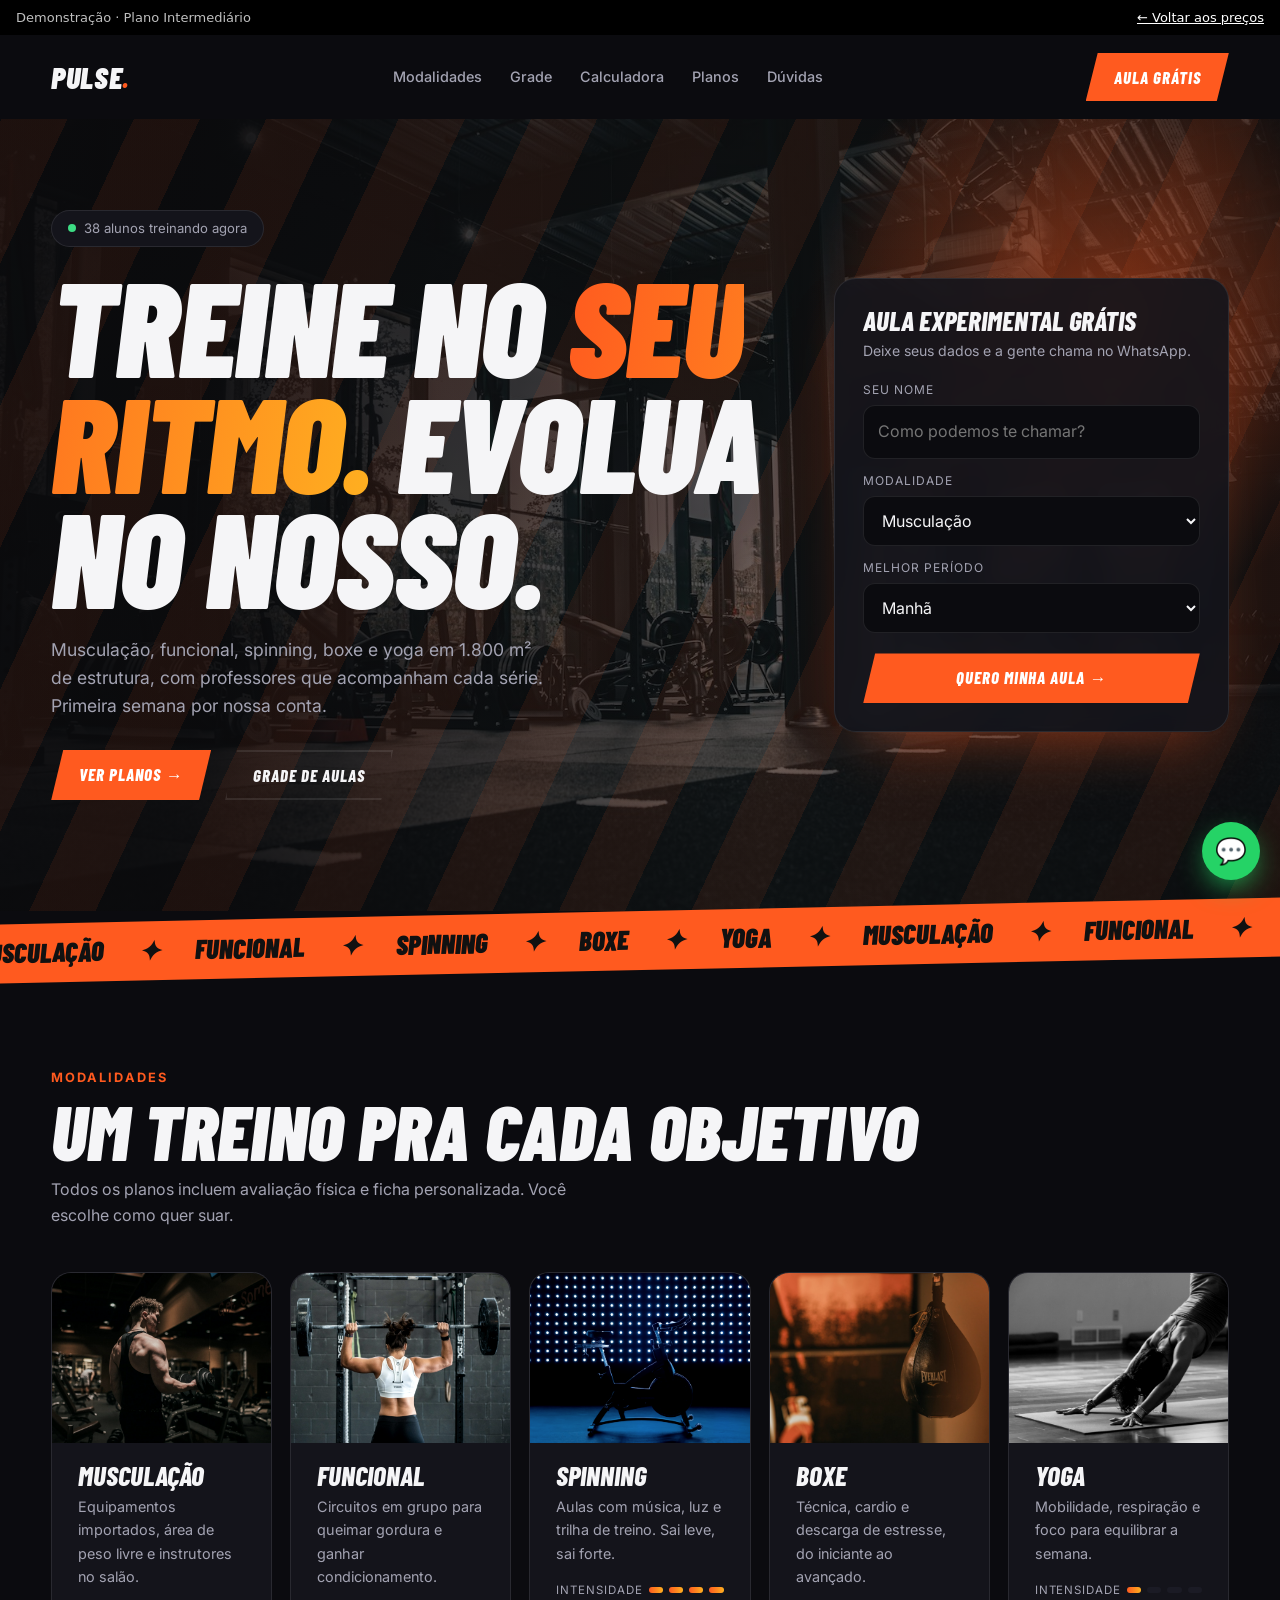
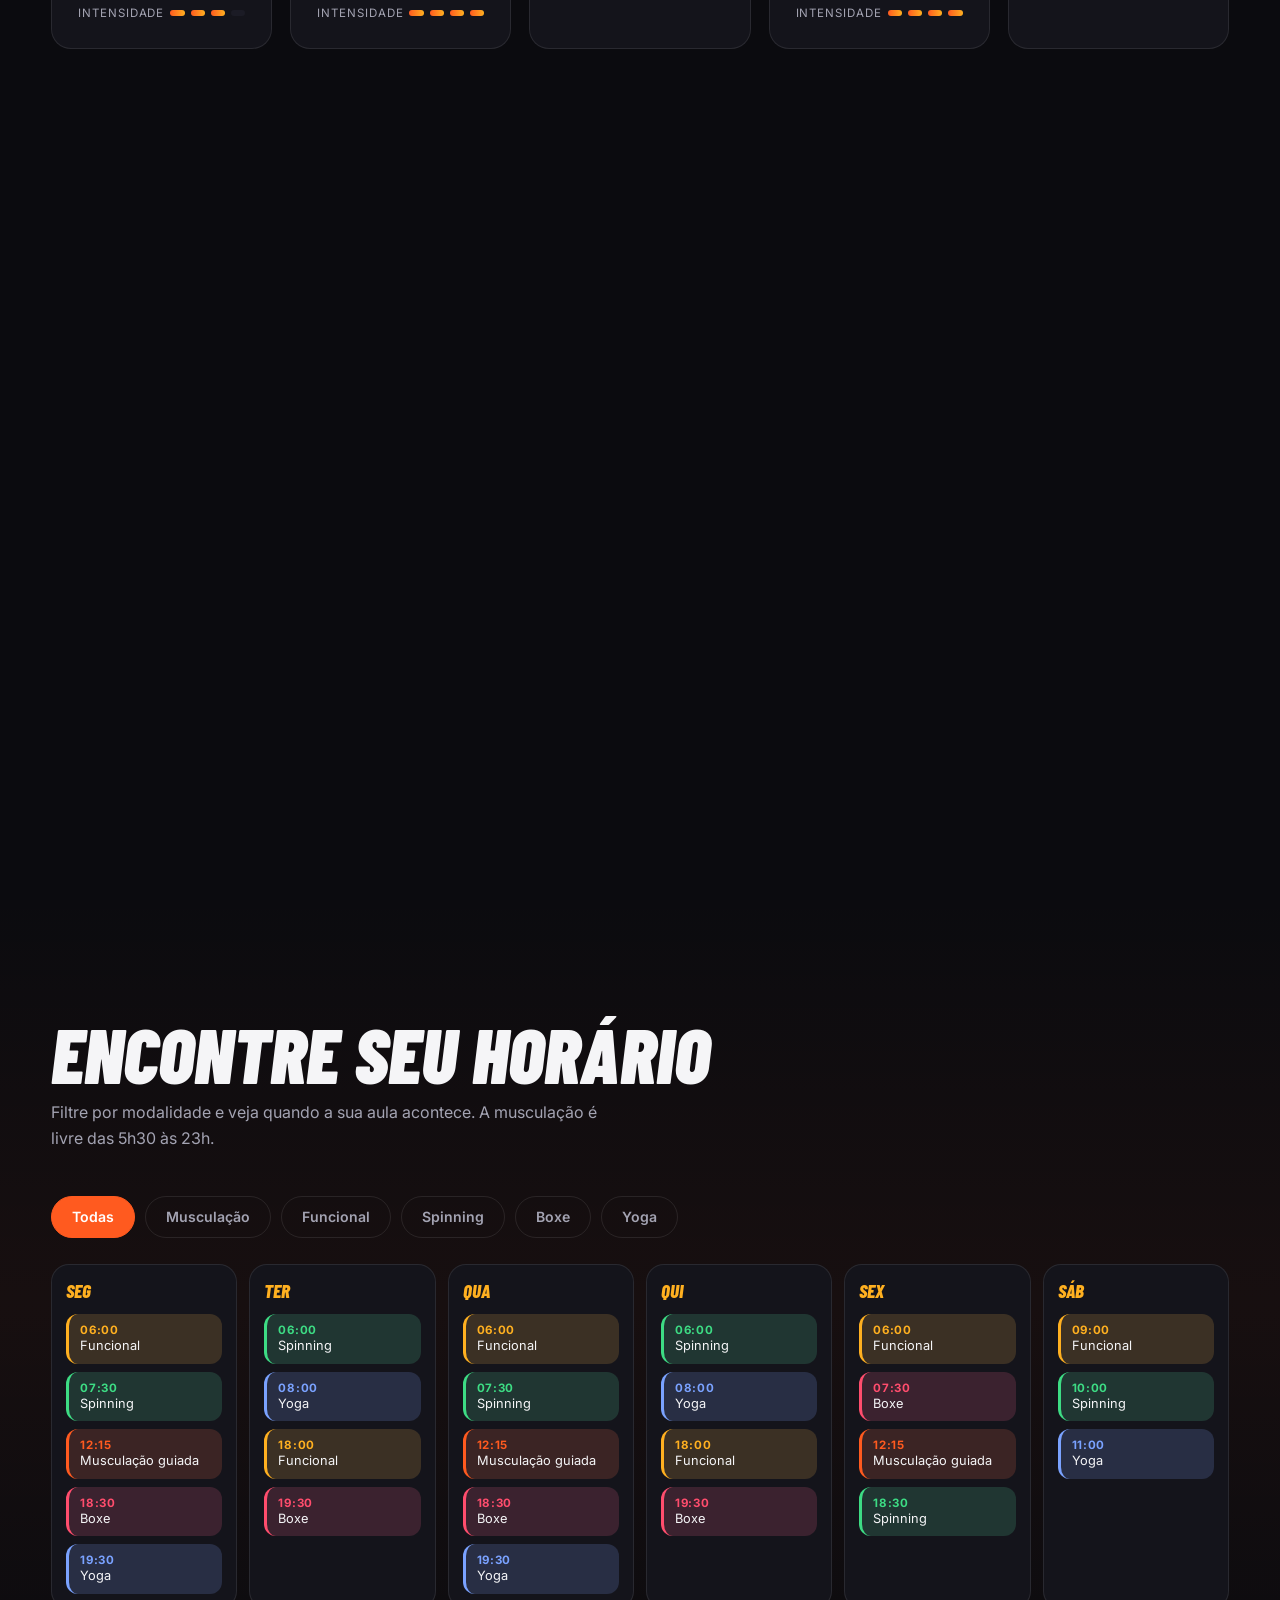
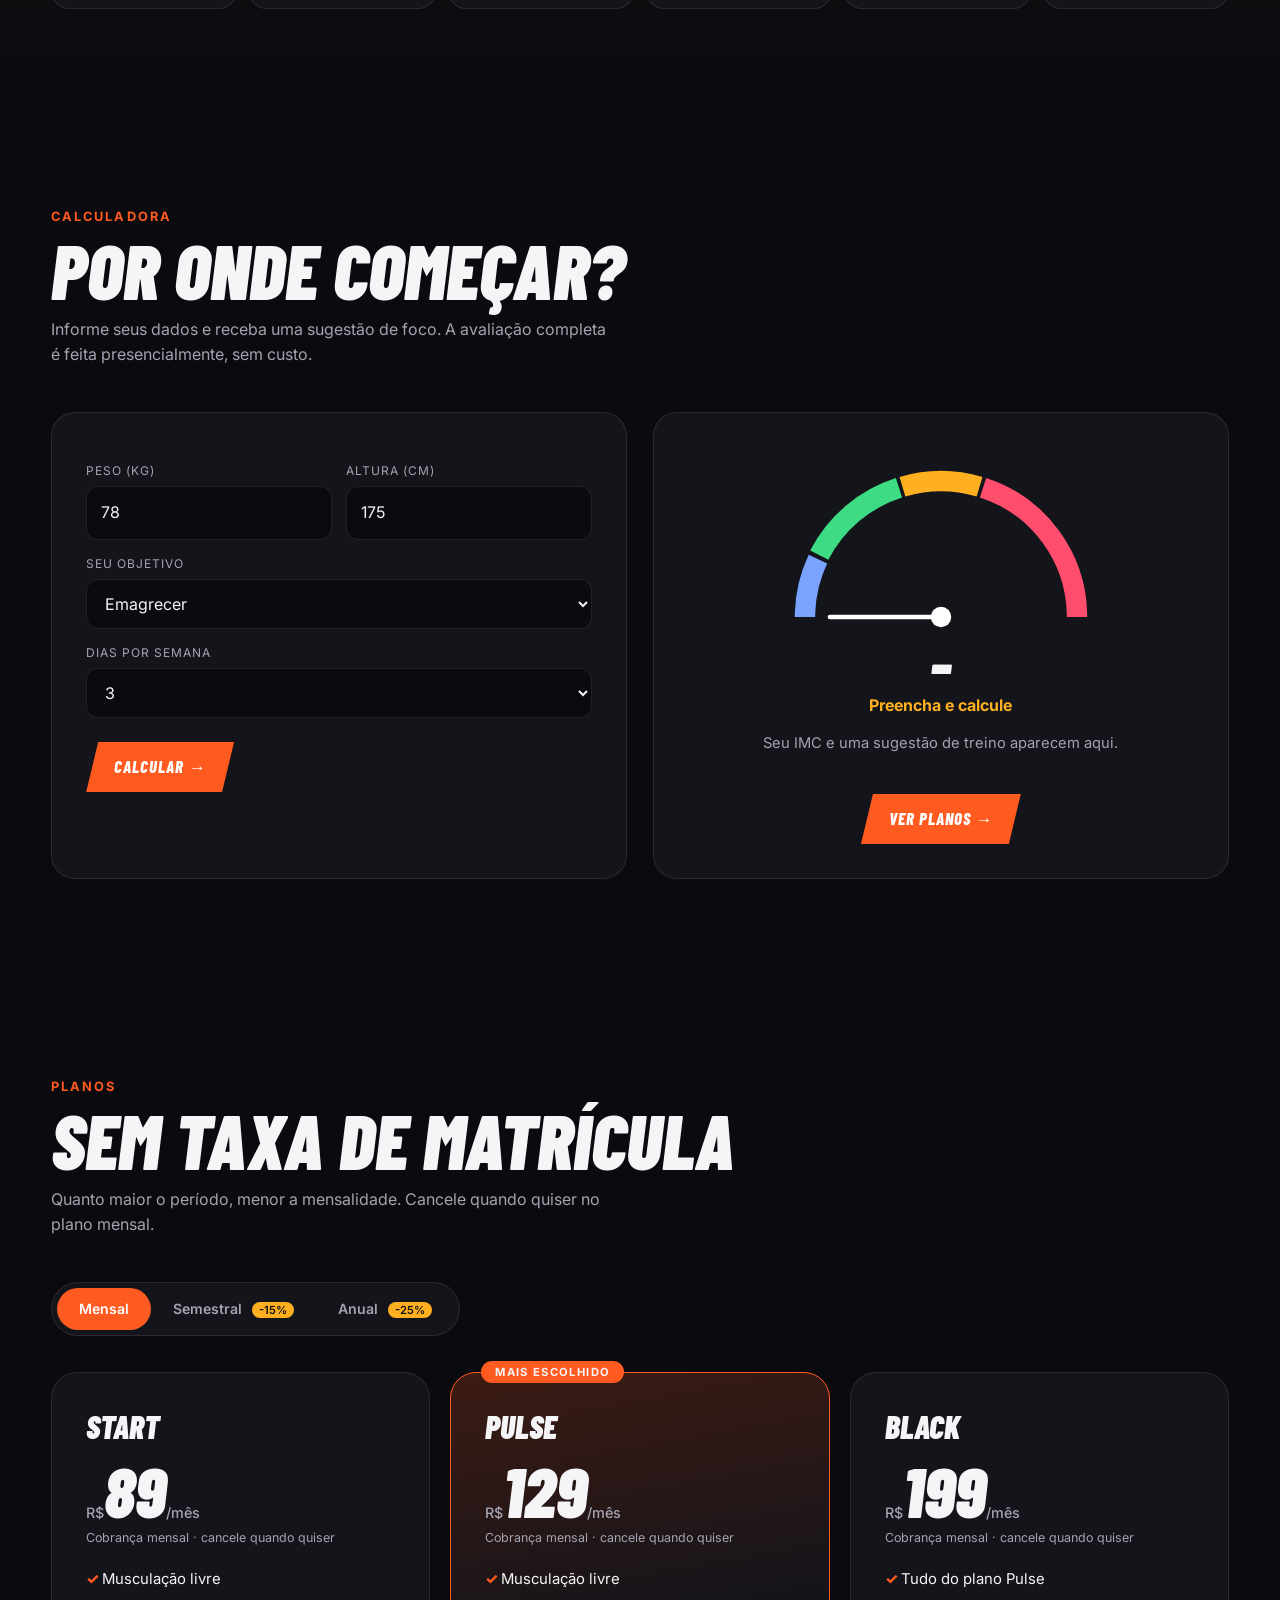
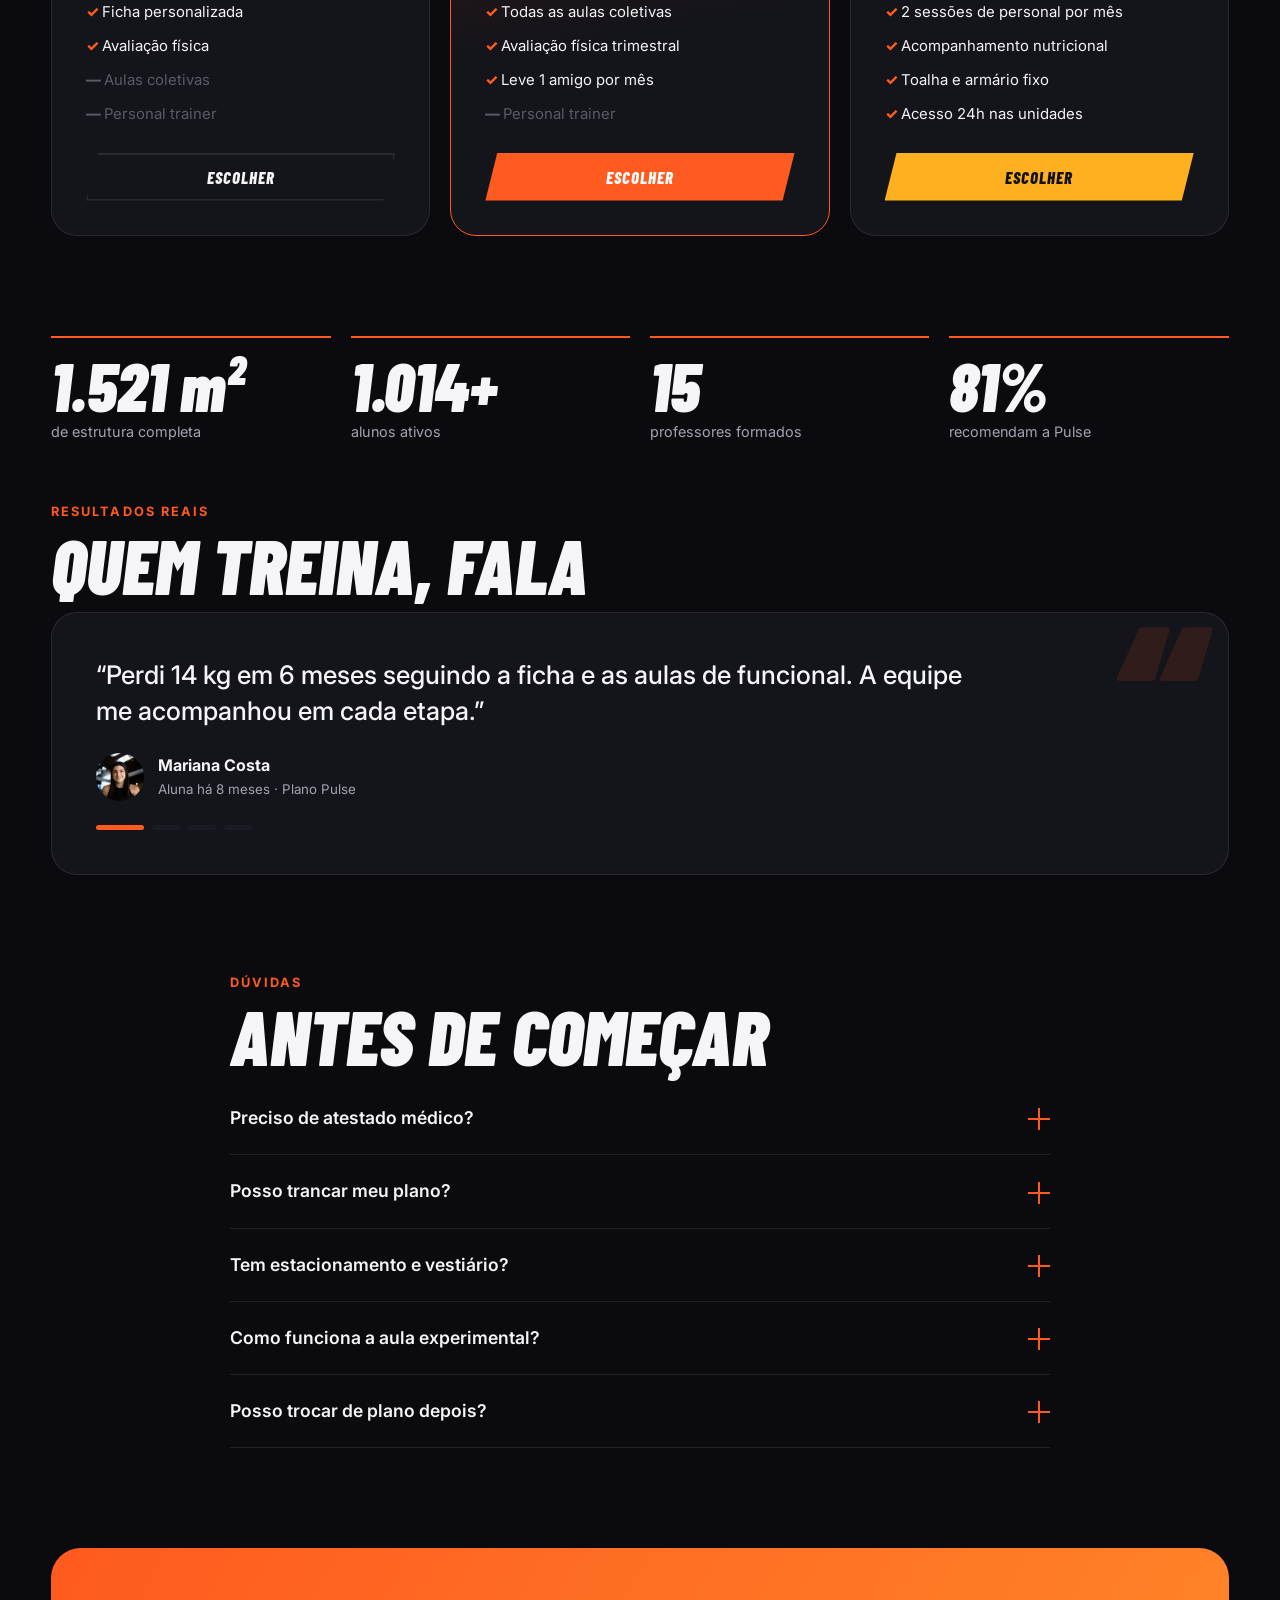
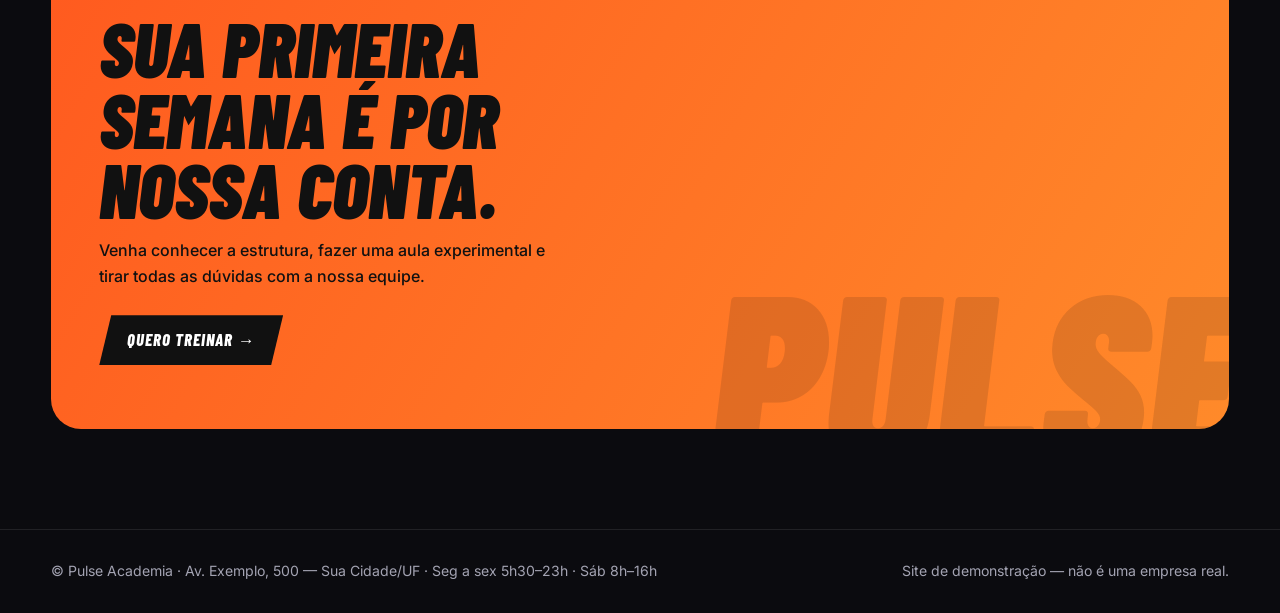
<file: demos/intermediario-1.html>
<!DOCTYPE html>
<html lang="pt-BR">
<head>
<meta charset="utf-8"><meta name="viewport" content="width=device-width,initial-scale=1">
<title>Pulse Academia — Demonstração Intermediário</title>
<meta name="description" content="Academia com musculação, funcional, spinning, boxe e yoga. Aula experimental grátis.">
<link href="https://fonts.googleapis.com/css2?family=Barlow+Condensed:ital,wght@0,600;0,700;1,800;1,900&family=Inter:wght@400;500;600;700&display=swap" rel="stylesheet">
<style>
:root{--bg:#0b0b0f;--panel:#14141b;--panel2:#1b1b25;--line:rgba(255,255,255,.09);--ink:#f5f5f7;--mut:#a3a3b2;--o:#ff5a1f;--y:#ffb020;--hf:'Barlow Condensed',sans-serif}
*{box-sizing:border-box;margin:0;padding:0}
html{scroll-behavior:smooth}
body{font-family:'Inter',system-ui,sans-serif;background:var(--bg);color:var(--ink);line-height:1.6;overflow-x:hidden}
a{color:inherit;text-decoration:none}button{font:inherit;color:inherit;background:none;border:0;cursor:pointer}
.demo-bar{position:relative;z-index:80;background:#000;color:#fff;font:500 13px/1 system-ui,sans-serif;padding:11px 16px;display:flex;justify-content:space-between;gap:12px;flex-wrap:wrap}
.demo-bar a{text-decoration:underline}.demo-bar span{opacity:.75}
.pbar{position:fixed;top:0;left:0;height:3px;width:100%;transform:scaleX(0);transform-origin:0 50%;background:linear-gradient(90deg,var(--o),var(--y));z-index:90}
.wrap{width:min(1180px,92%);margin:0 auto}
/* header */
.top{position:sticky;top:0;z-index:70;transition:background .35s,box-shadow .35s}
.top.stuck{background:rgba(11,11,15,.85);backdrop-filter:blur(14px);box-shadow:0 1px 0 var(--line)}
.top .wrap{display:flex;align-items:center;justify-content:space-between;padding:18px 0;gap:16px;transition:padding .35s}
.top.stuck .wrap{padding:11px 0}
.logo{font:italic 900 1.9rem var(--hf);letter-spacing:.02em;text-transform:uppercase}
.logo b{color:var(--o)}
.top nav{display:flex;gap:28px;font-weight:500;font-size:.9rem;color:var(--mut)}
.top nav a{position:relative;transition:color .25s}
.top nav a::after{content:"";position:absolute;left:0;bottom:-5px;height:2px;width:100%;background:var(--o);transform:scaleX(0);transform-origin:left;transition:transform .3s}
.top nav a:hover{color:var(--ink)}.top nav a:hover::after{transform:scaleX(1)}
.btn{display:inline-flex;align-items:center;gap:10px;background:var(--o);color:#fff;font:italic 800 1.05rem var(--hf);letter-spacing:.06em;text-transform:uppercase;padding:14px 28px;clip-path:polygon(12px 0,100% 0,calc(100% - 12px) 100%,0 100%);transition:transform .25s,filter .25s}
.btn:hover{transform:translateY(-3px);filter:brightness(1.12)}
.btn--o{background:transparent;color:var(--ink);box-shadow:inset 0 0 0 2px var(--line)}
.btn--y{background:var(--y);color:#111}
/* hero */
.hero{position:relative;min-height:88vh;display:flex;align-items:center;overflow:hidden;padding:60px 0 80px}
.stripes{position:absolute;inset:-20%;background:repeating-linear-gradient(115deg,transparent 0 60px,rgba(255,90,31,.08) 60px 120px);animation:slide 8s linear infinite}
@keyframes slide{to{transform:translateX(120px)}}
.glow{position:absolute;width:640px;height:640px;border-radius:50%;background:radial-gradient(circle,rgba(255,90,31,.45),transparent 65%);right:-140px;top:-120px;animation:pulse 5s ease-in-out infinite}
@keyframes pulse{50%{transform:scale(1.15);opacity:.7}}
.hero .wrap{position:relative;display:grid;grid-template-columns:1.3fr .7fr;gap:50px;align-items:center}
.chip{display:inline-flex;gap:8px;align-items:center;border:1px solid var(--line);background:var(--panel);border-radius:99px;padding:7px 16px;font-size:.82rem;color:var(--mut)}
.chip i{width:8px;height:8px;border-radius:50%;background:#3ddc84;box-shadow:0 0 0 0 #3ddc84;animation:ping 1.8s infinite;display:inline-block}
@keyframes ping{70%{box-shadow:0 0 0 10px transparent}}
h1{font:italic 900 clamp(3.6rem,10.5vw,9rem)/.86 var(--hf);text-transform:uppercase;margin:20px 0 22px;letter-spacing:-.01em}
h1 span{background:linear-gradient(100deg,var(--o),var(--y));-webkit-background-clip:text;background-clip:text;color:transparent}
.hero p.lead{color:var(--mut);max-width:46ch;font-size:1.1rem;margin-bottom:30px}
.btns{display:flex;gap:14px;flex-wrap:wrap}
.lead-card{background:rgba(20,20,27,.9);border:1px solid var(--line);border-radius:22px;padding:28px;backdrop-filter:blur(10px);box-shadow:0 30px 60px -30px rgba(255,90,31,.5)}
.lead-card h3{font:italic 800 1.7rem var(--hf);text-transform:uppercase;line-height:1}
.lead-card p{color:var(--mut);font-size:.88rem;margin:6px 0 18px}
.lead-card label{display:block;font-size:.75rem;color:var(--mut);margin:12px 0 6px;text-transform:uppercase;letter-spacing:.08em}
input,select{width:100%;background:var(--bg);border:1px solid var(--line);color:var(--ink);border-radius:12px;padding:13px 14px;font:inherit;outline:none;transition:border-color .25s,box-shadow .25s}
input:focus,select:focus{border-color:var(--o);box-shadow:0 0 0 4px rgba(255,90,31,.15)}
.lead-card .btn{width:100%;justify-content:center;margin-top:20px;cursor:pointer}
/* ticker */
.ticker{background:var(--o);color:#111;overflow:hidden;white-space:nowrap;transform:rotate(-1.2deg);margin:0 -2vw;padding:12px 0}
.ticker div{display:inline-flex;gap:34px;animation:tk 26s linear infinite;font:italic 900 1.7rem var(--hf);text-transform:uppercase}
@keyframes tk{to{transform:translateX(-50%)}}
/* sections */
.sec{padding:100px 0}
.label{color:var(--o);font:700 .8rem 'Inter';letter-spacing:.16em;text-transform:uppercase;margin-bottom:10px}
h2{font:italic 900 clamp(2.6rem,6vw,4.8rem)/.92 var(--hf);text-transform:uppercase;margin-bottom:12px}
.sub{color:var(--mut);max-width:56ch;margin-bottom:44px}
/* modalities */
.mods{display:grid;grid-template-columns:repeat(auto-fit,minmax(220px,1fr));gap:18px}
.mod{background:var(--panel);border:1px solid var(--line);border-radius:20px;padding:26px;transition:transform .35s,border-color .35s,background .35s;position:relative;overflow:hidden}
.mod::after{content:"";position:absolute;inset:auto -30% -60% -30%;height:70%;background:radial-gradient(closest-side,rgba(255,90,31,.35),transparent);opacity:0;transition:opacity .4s}
.mod:hover{transform:translateY(-8px);border-color:var(--o)}.mod:hover::after{opacity:1}
.mod .ic{font-size:2.2rem;display:inline-block;transition:transform .4s}
.mod:hover .ic{transform:scale(1.2) rotate(-8deg)}
.mod h3{font:italic 800 1.7rem var(--hf);text-transform:uppercase;margin:10px 0 4px}
.mod p{color:var(--mut);font-size:.9rem;min-height:3.9em}
.lvl{display:flex;align-items:center;gap:6px;margin-top:16px;font-size:.72rem;color:var(--mut);text-transform:uppercase;letter-spacing:.08em}
.lvl i{width:22px;height:6px;border-radius:3px;background:var(--panel2);position:relative;overflow:hidden}
.lvl i::before{content:"";position:absolute;inset:0;background:var(--o);transform:scaleX(0);transform-origin:left;transition:transform .6s var(--dl,0s)}
.lvl i.on::before{background:linear-gradient(90deg,var(--o),var(--y))}
.in .lvl i.on::before{transform:scaleX(1)}
/* schedule */
.filters{display:flex;gap:10px;flex-wrap:wrap;margin-bottom:26px}
.filters button{padding:9px 20px;border-radius:99px;border:1px solid var(--line);font-weight:600;font-size:.88rem;color:var(--mut);transition:all .25s}
.filters button:hover{color:var(--ink);border-color:var(--o)}
.filters button.on{background:var(--o);border-color:var(--o);color:#fff}
.sched{display:grid;grid-template-columns:repeat(6,1fr);gap:12px}
.day{background:var(--panel);border:1px solid var(--line);border-radius:18px;padding:14px;display:flex;flex-direction:column;gap:8px}
.day h4{font:italic 800 1.2rem var(--hf);text-transform:uppercase;color:var(--y);margin-bottom:4px}
.cls{border-radius:12px;padding:9px 11px;font-size:.8rem;line-height:1.3;border-left:3px solid var(--c);background:color-mix(in srgb,var(--c) 14%,var(--panel2));transition:opacity .35s,transform .35s,filter .35s}
.cls b{display:block;font-size:.72rem;color:var(--c);letter-spacing:.06em}
.cls.dim{opacity:.12;transform:scale(.94);filter:grayscale(1)}
.m-musc{--c:#ff5a1f}.m-func{--c:#ffb020}.m-spin{--c:#3ddc84}.m-boxe{--c:#ff4d6d}.m-yoga{--c:#7aa2ff}
/* calc */
.calc{display:grid;grid-template-columns:1fr 1fr;gap:26px}
.box{background:var(--panel);border:1px solid var(--line);border-radius:24px;padding:34px}
.row2{display:grid;grid-template-columns:1fr 1fr;gap:14px}
.box label{display:block;font-size:.75rem;color:var(--mut);margin:14px 0 6px;text-transform:uppercase;letter-spacing:.08em}
.gauge{width:100%;max-width:340px;display:block;margin:0 auto}
.gauge .needle{transform-origin:150px 150px;transition:transform 1.2s cubic-bezier(.3,1.4,.4,1)}
.res{text-align:center}
.res .v{font:italic 900 3.6rem var(--hf);line-height:1;margin-top:-10px}
.res .c{font-weight:700;color:var(--y)}
.res p{color:var(--mut);font-size:.92rem;margin:14px 0 18px}
.res .tags{display:flex;gap:8px;justify-content:center;flex-wrap:wrap;margin-bottom:20px}
.res .tags span{border:1px solid var(--o);color:var(--o);border-radius:99px;padding:4px 14px;font-size:.78rem;font-weight:600}
/* plans */
.per{display:inline-flex;background:var(--panel);border:1px solid var(--line);border-radius:99px;padding:5px;margin-bottom:36px;position:relative}
.per button{position:relative;z-index:1;padding:10px 22px;border-radius:99px;font-weight:600;font-size:.88rem;color:var(--mut);transition:color .3s}
.per button.on{color:#fff}
.per i{position:absolute;top:5px;bottom:5px;left:5px;background:var(--o);border-radius:99px;transition:all .4s cubic-bezier(.2,.9,.2,1)}
.per em{font-style:normal;font-size:.7rem;background:var(--y);color:#111;border-radius:99px;padding:1px 7px;margin-left:6px}
.plans{display:grid;grid-template-columns:repeat(3,1fr);gap:20px}
.plan{background:var(--panel);border:1px solid var(--line);border-radius:26px;padding:34px;position:relative;transition:transform .35s,border-color .35s}
.plan:hover{transform:translateY(-8px)}
.plan--hot{border-color:var(--o);background:linear-gradient(170deg,rgba(255,90,31,.2),var(--panel) 55%)}
.plan--hot::before{content:"Mais escolhido";position:absolute;top:-12px;left:30px;background:var(--o);font:700 .7rem 'Inter';letter-spacing:.12em;text-transform:uppercase;padding:4px 14px;border-radius:99px}
.plan h3{font:italic 900 2rem var(--hf);text-transform:uppercase}
.plan .pr{font:italic 900 4.4rem var(--hf);line-height:1;margin:10px 0 2px}
.plan .pr small{font:500 .9rem 'Inter';color:var(--mut);font-style:normal}
.plan .bill{font-size:.78rem;color:var(--mut);margin-bottom:20px;min-height:1.2em}
.plan ul{list-style:none;display:grid;gap:10px;font-size:.93rem;margin-bottom:26px}
.plan li::before{content:"✓ ";color:var(--o);font-weight:800}
.plan li.no{color:#5b5b68}.plan li.no::before{content:"— ";color:#5b5b68}
.plan .btn{width:100%;justify-content:center}
/* proof */
.stats{display:grid;grid-template-columns:repeat(auto-fit,minmax(180px,1fr));gap:20px;margin-bottom:60px}
.stat{border-top:2px solid var(--o);padding-top:14px}
.stat b{display:block;font:italic 900 4.2rem var(--hf);line-height:1}
.stat span{color:var(--mut);font-size:.9rem}
.car{position:relative;background:var(--panel);border:1px solid var(--line);border-radius:26px;padding:44px;overflow:hidden;min-height:250px}
.car::before{content:"“";position:absolute;right:30px;top:-30px;font:italic 900 14rem var(--hf);color:rgba(255,90,31,.12);line-height:1}
.slide{position:absolute;inset:44px;opacity:0;transform:translateX(30px);transition:opacity .6s,transform .6s;pointer-events:none}
.slide.on{opacity:1;transform:none;pointer-events:auto;position:relative;inset:auto}
.slide p{font-size:clamp(1.15rem,2.2vw,1.6rem);font-weight:500;line-height:1.4;max-width:34em}
.slide .who{display:flex;align-items:center;gap:14px;margin-top:24px}
.slide .av{width:48px;height:48px;border-radius:50%;background:linear-gradient(135deg,var(--o),var(--y));display:grid;place-items:center;font:italic 900 1.4rem var(--hf);color:#111}
.slide small{display:block;color:var(--mut)}
.dots{display:flex;gap:8px;margin-top:24px}
.dots button{width:28px;height:5px;border-radius:3px;background:var(--panel2);transition:all .3s}
.dots button.on{background:var(--o);width:48px}
/* faq */
.faq{max-width:820px}
.q{border-bottom:1px solid var(--line)}
.q button{width:100%;text-align:left;display:flex;justify-content:space-between;align-items:center;gap:20px;padding:22px 0;font-size:1.1rem;font-weight:600}
.q button i{flex:none;width:22px;height:22px;position:relative}
.q button i::before,.q button i::after{content:"";position:absolute;left:0;top:50%;width:100%;height:2px;background:var(--o);transition:transform .35s}
.q button i::after{transform:rotate(90deg)}
.q.open button i::after{transform:rotate(0)}
.q .a{display:grid;grid-template-rows:0fr;transition:grid-template-rows .4s}
.q.open .a{grid-template-rows:1fr}
.q .a p{overflow:hidden;color:var(--mut)}
.q.open .a p{padding-bottom:22px}
/* cta */
.cta{position:relative;overflow:hidden;background:linear-gradient(120deg,var(--o),#ff8a2a);border-radius:30px;padding:64px 48px;color:#111}
.cta h2{max-width:14ch;margin-bottom:14px}
.cta p{max-width:46ch;margin-bottom:26px;font-weight:500}
.cta .btn{background:#111;color:#fff}
.cta::after{content:"PULSE";position:absolute;right:-20px;bottom:-60px;font:italic 900 15rem var(--hf);opacity:.12;line-height:1}
footer{border-top:1px solid var(--line);padding:30px 0;color:var(--mut);font-size:.88rem}
footer .wrap{display:flex;justify-content:space-between;gap:16px;flex-wrap:wrap}
.fab{position:fixed;right:20px;bottom:20px;z-index:75;width:58px;height:58px;border-radius:50%;background:#25d366;display:grid;place-items:center;font-size:1.6rem;box-shadow:0 10px 30px -8px #25d366;animation:bob 3s ease-in-out infinite}
@keyframes bob{50%{transform:translateY(-6px)}}
.js [data-r]{opacity:0;transform:translateY(38px);transition:opacity .8s cubic-bezier(.2,.8,.2,1),transform .8s cubic-bezier(.2,.8,.2,1);transition-delay:var(--d,0s)}
.js [data-r].in{opacity:1;transform:none}
@media(max-width:900px){.top nav{display:none}.hero .wrap,.calc,.plans{grid-template-columns:1fr}.sched{grid-template-columns:repeat(2,1fr)}.cta{padding:44px 26px}}
@media(prefers-reduced-motion:reduce){*{animation:none!important;transition:none!important}.js [data-r]{opacity:1;transform:none}}

/* fotos reais */
.hero{isolation:isolate}
.herobg{position:absolute;inset:0;width:100%;height:100%;object-fit:cover;z-index:-2}
.herobg__ov{position:absolute;inset:0;z-index:-1;background:linear-gradient(90deg,rgba(10,10,12,.95) 15%,rgba(10,10,12,.6) 60%,rgba(10,10,12,.8))}
.mimg{display:block;width:calc(100% + 52px);height:170px;object-fit:cover;margin:-26px -26px 16px;filter:grayscale(.25) contrast(1.05);transition:transform .6s,filter .4s}
.mod:hover .mimg{transform:scale(1.05);filter:none}
.mod{overflow:hidden}
.slide .av{object-fit:cover;background:none}
.gfoto{display:grid;grid-template-columns:1.4fr 1fr;grid-template-rows:260px 260px;gap:16px;margin-top:8px}
.gfoto figure{position:relative;border-radius:20px;overflow:hidden;border:1px solid var(--line)}
.gfoto .gf1{grid-row:span 2}
.gfoto img{width:100%;height:100%;object-fit:cover;display:block;transition:transform .8s}
.gfoto figure:hover img{transform:scale(1.05)}
.gfoto figcaption{position:absolute;left:14px;bottom:14px;background:rgba(0,0,0,.7);padding:6px 14px;border-radius:99px;font:700 .75rem 'Inter';letter-spacing:.12em;text-transform:uppercase}
@media(max-width:800px){.gfoto{grid-template-columns:1fr;grid-template-rows:none;grid-auto-rows:220px}.gfoto .gf1{grid-row:auto}}
</style>
</head>
<body>
<span id="topo"></span>
<div class="pbar" id="pbar"></div>
<div class="demo-bar"><span>Demonstração · Plano Intermediário</span><a href="../index.html#precos">← Voltar aos preços</a></div>

<header class="top" id="top"><div class="wrap">
  <a class="logo" href="#">Pulse<b>.</b></a>
  <nav><a href="#modalidades">Modalidades</a><a href="#grade">Grade</a><a href="#imc">Calculadora</a><a href="#planos">Planos</a><a href="#faq">Dúvidas</a></nav>
  <a class="btn" href="#aula">Aula grátis</a>
</div></header>

<section class="hero" id="aula">
  <img class="herobg" src="img/gym-3.jpg" alt="" fetchpriority="high"><div class="herobg__ov"></div><div class="stripes"></div><div class="glow"></div>
  <div class="wrap">
    <div>
      <span class="chip" data-r><i></i> 38 alunos treinando agora</span>
      <h1 data-r>Treine no <span>seu ritmo.</span> Evolua no nosso.</h1>
      <p class="lead" data-r>Musculação, funcional, spinning, boxe e yoga em 1.800 m² de estrutura, com professores que acompanham cada série. Primeira semana por nossa conta.</p>
      <div class="btns" data-r><a class="btn" href="#planos">Ver planos →</a><a class="btn btn--o" href="#grade">Grade de aulas</a></div>
    </div>
    <form class="lead-card" id="lead" data-r>
      <h3>Aula experimental grátis</h3>
      <p>Deixe seus dados e a gente chama no WhatsApp.</p>
      <label for="nm">Seu nome</label><input id="nm" placeholder="Como podemos te chamar?" required>
      <label for="md">Modalidade</label>
      <select id="md"><option>Musculação</option><option>Funcional</option><option>Spinning</option><option>Boxe</option><option>Yoga</option></select>
      <label for="tm">Melhor período</label>
      <select id="tm"><option>Manhã</option><option>Tarde</option><option>Noite</option></select>
      <button class="btn" type="submit">Quero minha aula →</button>
    </form>
  </div>
</section>

<div class="ticker" aria-hidden="true"><div>
  <span>Musculação</span><span>✦</span><span>Funcional</span><span>✦</span><span>Spinning</span><span>✦</span><span>Boxe</span><span>✦</span><span>Yoga</span><span>✦</span>
  <span>Musculação</span><span>✦</span><span>Funcional</span><span>✦</span><span>Spinning</span><span>✦</span><span>Boxe</span><span>✦</span><span>Yoga</span><span>✦</span>
</div></div>

<section class="sec" id="modalidades"><div class="wrap">
  <p class="label" data-r>Modalidades</p><h2 data-r>Um treino pra cada objetivo</h2><p class="sub" data-r>Todos os planos incluem avaliação física e ficha personalizada. Você escolhe como quer suar.</p>
  <div class="mods">
    <div class="mod" data-r><img class="mimg" src="img/gym-1.jpg" alt="Musculação" loading="lazy"><h3>Musculação</h3><p>Equipamentos importados, área de peso livre e instrutores no salão.</p><div class="lvl">Intensidade <i class="on"></i><i class="on"></i><i class="on" style="--dl:.1s"></i><i style="--dl:.2s"></i></div></div>
    <div class="mod" data-r><img class="mimg" src="img/gym-4.jpg" alt="Funcional" loading="lazy"><h3>Funcional</h3><p>Circuitos em grupo para queimar gordura e ganhar condicionamento.</p><div class="lvl">Intensidade <i class="on"></i><i class="on"></i><i class="on" style="--dl:.1s"></i><i class="on" style="--dl:.2s"></i></div></div>
    <div class="mod" data-r><img class="mimg" src="img/gym-spin.jpg" alt="Spinning" loading="lazy"><h3>Spinning</h3><p>Aulas com música, luz e trilha de treino. Sai leve, sai forte.</p><div class="lvl">Intensidade <i class="on"></i><i class="on"></i><i class="on" style="--dl:.1s"></i><i class="on" style="--dl:.2s"></i></div></div>
    <div class="mod" data-r><img class="mimg" src="img/gym-box.jpg" alt="Boxe" loading="lazy"><h3>Boxe</h3><p>Técnica, cardio e descarga de estresse, do iniciante ao avançado.</p><div class="lvl">Intensidade <i class="on"></i><i class="on"></i><i class="on" style="--dl:.1s"></i><i class="on" style="--dl:.2s"></i></div></div>
    <div class="mod" data-r><img class="mimg" src="img/gym-yoga.jpg" alt="Yoga" loading="lazy"><h3>Yoga</h3><p>Mobilidade, respiração e foco para equilibrar a semana.</p><div class="lvl">Intensidade <i class="on"></i><i style="--dl:.1s"></i><i style="--dl:.2s"></i><i></i></div></div>
  </div>
</div></section>

<section class="sec" style="padding-bottom:0"><div class="wrap">
  <p class="label" data-r>A estrutura</p><h2 data-r>Espaço pra treinar de verdade</h2>
  <div class="gfoto" data-r>
    <figure class="gf1"><img src="img/gym-3.jpg" alt="Salão de musculação" loading="lazy"><figcaption>Salão de musculação</figcaption></figure>
    <figure><img src="img/gym-2.jpg" alt="Treino com personal" loading="lazy"><figcaption>Personal trainers</figcaption></figure>
    <figure><img src="img/gym-5.jpg" alt="Aulas em grupo" loading="lazy"><figcaption>Aulas em grupo</figcaption></figure>
  </div>
</div></section>

<section class="sec" id="grade" style="background:linear-gradient(180deg,transparent,rgba(255,90,31,.05),transparent)"><div class="wrap">
  <p class="label" data-r>Grade semanal</p><h2 data-r>Encontre seu horário</h2><p class="sub" data-r>Filtre por modalidade e veja quando a sua aula acontece. A musculação é livre das 5h30 às 23h.</p>
  <div class="filters" id="filters" data-r>
    <button class="on" data-f="all">Todas</button><button data-f="musc">Musculação</button><button data-f="func">Funcional</button><button data-f="spin">Spinning</button><button data-f="boxe">Boxe</button><button data-f="yoga">Yoga</button>
  </div>
  <div class="sched" id="sched" data-r></div>
</div></section>

<section class="sec" id="imc"><div class="wrap">
  <p class="label" data-r>Calculadora</p><h2 data-r>Por onde começar?</h2><p class="sub" data-r>Informe seus dados e receba uma sugestão de foco. A avaliação completa é feita presencialmente, sem custo.</p>
  <div class="calc">
    <div class="box" data-r>
      <div class="row2"><div><label for="pe">Peso (kg)</label><input id="pe" type="number" value="78" min="30" max="250"></div><div><label for="al">Altura (cm)</label><input id="al" type="number" value="175" min="120" max="230"></div></div>
      <label for="ob">Seu objetivo</label>
      <select id="ob"><option value="emag">Emagrecer</option><option value="hiper">Ganhar massa muscular</option><option value="cond">Condicionamento e saúde</option></select>
      <label for="fr">Dias por semana</label>
      <select id="fr"><option>2</option><option selected>3</option><option>4</option><option>5</option></select>
      <button class="btn" id="calc" style="margin-top:24px;cursor:pointer">Calcular →</button>
    </div>
    <div class="box res" data-r>
      <svg class="gauge" viewBox="0 0 300 175" aria-hidden="true">
        <path d="M30 150A120 120 0 0 1 41.4 98.9" fill="none" stroke="#7aa2ff" stroke-width="18"/>
        <path d="M42.6 95.4A120 120 0 0 1 112.9 35.9" fill="none" stroke="#3ddc84" stroke-width="18"/>
        <path d="M116 35A120 120 0 0 1 184 35" fill="none" stroke="#ffb020" stroke-width="18"/>
        <path d="M187.1 35.9A120 120 0 0 1 270 150" fill="none" stroke="#ff4d6d" stroke-width="18"/>
        <g class="needle" id="needle" style="transform:rotate(-90deg)"><line x1="150" y1="150" x2="150" y2="52" stroke="#fff" stroke-width="4" stroke-linecap="round"/><circle cx="150" cy="150" r="9" fill="#fff"/></g>
      </svg>
      <div class="v" id="imcV">–</div><div class="c" id="imcC">Preencha e calcule</div>
      <p id="imcT">Seu IMC e uma sugestão de treino aparecem aqui.</p>
      <div class="tags" id="imcTags"></div>
      <a class="btn" id="imcCta" href="#planos">Ver planos →</a>
    </div>
  </div>
</div></section>

<section class="sec" id="planos"><div class="wrap">
  <p class="label" data-r>Planos</p><h2 data-r>Sem taxa de matrícula</h2><p class="sub" data-r>Quanto maior o período, menor a mensalidade. Cancele quando quiser no plano mensal.</p>
  <div class="per" id="per" data-r><button class="on" data-p="0">Mensal</button><button data-p="1">Semestral <em>-15%</em></button><button data-p="2">Anual <em>-25%</em></button><i></i></div>
  <div class="plans">
    <div class="plan" data-r><h3>Start</h3><div class="pr"><small>R$</small><span data-pr="0">89</span><small>/mês</small></div><div class="bill" data-bill="0"></div><ul><li>Musculação livre</li><li>Ficha personalizada</li><li>Avaliação física</li><li class="no">Aulas coletivas</li><li class="no">Personal trainer</li></ul><a class="btn btn--o" href="#aula">Escolher</a></div>
    <div class="plan plan--hot" data-r><h3>Pulse</h3><div class="pr"><small>R$</small><span data-pr="1">129</span><small>/mês</small></div><div class="bill" data-bill="1"></div><ul><li>Musculação livre</li><li>Todas as aulas coletivas</li><li>Avaliação física trimestral</li><li>Leve 1 amigo por mês</li><li class="no">Personal trainer</li></ul><a class="btn" href="#aula">Escolher</a></div>
    <div class="plan" data-r><h3>Black</h3><div class="pr"><small>R$</small><span data-pr="2">199</span><small>/mês</small></div><div class="bill" data-bill="2"></div><ul><li>Tudo do plano Pulse</li><li>2 sessões de personal por mês</li><li>Acompanhamento nutricional</li><li>Toalha e armário fixo</li><li>Acesso 24h nas unidades</li></ul><a class="btn btn--y" href="#aula">Escolher</a></div>
  </div>
</div></section>

<section class="sec" style="padding-top:0"><div class="wrap">
  <div class="stats">
    <div class="stat" data-r><b data-count="1800" data-suf=" m²">0</b><span>de estrutura completa</span></div>
    <div class="stat" data-r><b data-count="1200" data-suf="+">0</b><span>alunos ativos</span></div>
    <div class="stat" data-r><b data-count="18">0</b><span>professores formados</span></div>
    <div class="stat" data-r><b data-count="96" data-suf="%">0</b><span>recomendam a Pulse</span></div>
  </div>
  <p class="label" data-r>Resultados reais</p><h2 data-r>Quem treina, fala</h2>
  <div class="car" id="car" data-r>
    <div class="slide on"><p>“Perdi 14 kg em 6 meses seguindo a ficha e as aulas de funcional. A equipe me acompanhou em cada etapa.”</p><div class="who"><img class="av" src="img/gym-av1.jpg" alt="" loading="lazy"><div><b>Mariana Costa</b><small>Aluna há 8 meses · Plano Pulse</small></div></div></div>
    <div class="slide"><p>“Voltei a treinar depois de 10 anos parado. Comecei no boxe e hoje não passo uma semana sem ir.”</p><div class="who"><img class="av" src="img/gym-av2.jpg" alt="" loading="lazy"><div><b>Rodrigo Alves</b><small>Aluno há 1 ano · Plano Pulse</small></div></div></div>
    <div class="slide"><p>“O personal do plano Black destravou meu treino. Ganhei 6 kg de massa magra e muita disposição.”</p><div class="who"><img class="av" src="img/gym-av3.jpg" alt="" loading="lazy"><div><b>Lucas Ferreira</b><small>Aluno há 10 meses · Plano Black</small></div></div></div>
    <div class="slide"><p>“As aulas de yoga são o ponto alto da minha semana. Ambiente acolhedor e professores incríveis.”</p><div class="who"><img class="av" src="img/gym-av4.jpg" alt="" loading="lazy"><div><b>Camila Nunes</b><small>Aluna há 2 anos · Plano Start</small></div></div></div>
    <div class="dots" id="dots"></div>
  </div>
</div></section>

<section class="sec" id="faq" style="padding-top:0"><div class="wrap faq">
  <p class="label" data-r>Dúvidas</p><h2 data-r>Antes de começar</h2>
  <div class="q" data-r><button>Preciso de atestado médico?<i></i></button><div class="a"><p>Para começar, basta preencher a avaliação de prontidão (PAR-Q) na recepção. Se houver restrição, pedimos liberação médica.</p></div></div>
  <div class="q" data-r><button>Posso trancar meu plano?<i></i></button><div class="a"><p>Sim. Planos semestrais e anuais podem ser trancados por até 60 dias por ano, sem custo.</p></div></div>
  <div class="q" data-r><button>Tem estacionamento e vestiário?<i></i></button><div class="a"><p>Estacionamento gratuito para alunos, vestiários com chuveiro, armários e secadores.</p></div></div>
  <div class="q" data-r><button>Como funciona a aula experimental?<i></i></button><div class="a"><p>Você escolhe a modalidade e o período, e um professor te acompanha na primeira semana sem custo e sem compromisso.</p></div></div>
  <div class="q" data-r><button>Posso trocar de plano depois?<i></i></button><div class="a"><p>A qualquer momento. Fazemos o upgrade proporcional ao período restante.</p></div></div>
</div></section>

<section class="sec" style="padding-top:0"><div class="wrap">
  <div class="cta" data-r>
    <h2>Sua primeira semana é por nossa conta.</h2>
    <p>Venha conhecer a estrutura, fazer uma aula experimental e tirar todas as dúvidas com a nossa equipe.</p>
    <a class="btn" href="#aula">Quero treinar →</a>
  </div>
</div></section>

<footer><div class="wrap"><span>© Pulse Academia · Av. Exemplo, 500 — Sua Cidade/UF · Seg a sex 5h30–23h · Sáb 8h–16h</span><span>Site de demonstração — não é uma empresa real.</span></div></footer>
<a class="fab" href="#" aria-label="WhatsApp">💬</a>

<script>
(() => {
  const $ = (s, r = document) => r.querySelector(s), $$ = (s, r = document) => [...r.querySelectorAll(s)];
  document.documentElement.classList.add('js');
  const wa = () => '#topo';
  $('.fab').href = '#topo';

  /* header + progresso */
  const top = $('#top'), pbar = $('#pbar');
  const onScroll = () => { const m = document.body.scrollHeight - innerHeight; pbar.style.transform = 'scaleX(' + (m > 0 ? scrollY / m : 0) + ')'; top.classList.toggle('stuck', scrollY > 30); };
  addEventListener('scroll', onScroll, { passive: true }); onScroll();

  /* revelação + contadores */
  $$('[data-r]').forEach((el, i) => el.style.setProperty('--d', (i % 4) * 0.08 + 's'));
  const count = el => { const end = +el.dataset.count, suf = el.dataset.suf || '', t0 = performance.now(); const f = t => { const p = Math.min(1, (t - t0) / 1700), e = 1 - Math.pow(1 - p, 3); el.textContent = Math.round(end * e).toLocaleString('pt-BR') + suf; if (p < 1) requestAnimationFrame(f); }; requestAnimationFrame(f); };
  const io = new IntersectionObserver(es => es.forEach(e => { if (!e.isIntersecting) return; e.target.classList.add('in'); $$('[data-count]', e.target).forEach(count); if (e.target.dataset.count) count(e.target); io.unobserve(e.target); }), { threshold: 0.15 });
  $$('[data-r]').forEach(el => io.observe(el));

  /* formulário: envia e volta ao topo da demo */
  $('#lead').addEventListener('submit', e => { e.preventDefault(); scrollTo({ top: 0, behavior: 'smooth' }); });

  /* grade de horários */
  const D = ['Seg', 'Ter', 'Qua', 'Qui', 'Sex', 'Sáb'];
  const N = { musc: 'Musculação guiada', func: 'Funcional', spin: 'Spinning', boxe: 'Boxe', yoga: 'Yoga' };
  const S = [
    [[0, '06:00', 'func'], [0, '07:30', 'spin'], [0, '12:15', 'musc'], [0, '18:30', 'boxe'], [0, '19:30', 'yoga'],
     [1, '06:00', 'spin'], [1, '08:00', 'yoga'], [1, '18:00', 'func'], [1, '19:30', 'boxe'],
     [2, '06:00', 'func'], [2, '07:30', 'spin'], [2, '12:15', 'musc'], [2, '18:30', 'boxe'], [2, '19:30', 'yoga'],
     [3, '06:00', 'spin'], [3, '08:00', 'yoga'], [3, '18:00', 'func'], [3, '19:30', 'boxe'],
     [4, '06:00', 'func'], [4, '07:30', 'boxe'], [4, '12:15', 'musc'], [4, '18:30', 'spin'],
     [5, '09:00', 'func'], [5, '10:00', 'spin'], [5, '11:00', 'yoga']]
  ][0];
  $('#sched').innerHTML = D.map((d, i) => '<div class="day"><h4>' + d + '</h4>' + S.filter(s => s[0] === i).sort((a, b) => a[1].localeCompare(b[1])).map(s => '<div class="cls m-' + s[2] + '" data-m="' + s[2] + '"><b>' + s[1] + '</b>' + N[s[2]] + '</div>').join('') + '</div>').join('');
  $('#filters').addEventListener('click', e => { const b = e.target.closest('button'); if (!b) return; $$('#filters button').forEach(x => x.classList.toggle('on', x === b)); const f = b.dataset.f; $$('.cls').forEach(c => c.classList.toggle('dim', f !== 'all' && c.dataset.m !== f)); });

  /* calculadora */
  const calc = () => {
    const p = +$('#pe').value, h = +$('#al').value / 100, ob = $('#ob').value, fr = +$('#fr').value;
    if (!p || !h) return; const imc = p / (h * h);
    let cat = 'Peso normal', ang = 0, tags = [];
    const t = Math.max(15, Math.min(40, imc)); ang = -90 + ((t - 15) / 25) * 180;
    if (imc < 18.5) cat = 'Abaixo do peso'; else if (imc < 25) cat = 'Peso normal'; else if (imc < 30) cat = 'Sobrepeso'; else cat = 'Obesidade';
    let tx = '';
    if (ob === 'emag') { tags = ['Funcional', 'Spinning', 'Musculação']; tx = 'Combine treinos de força com aulas de alta queima calórica. Sugerimos ' + fr + 'x por semana, alternando funcional e spinning.'; }
    else if (ob === 'hiper') { tags = ['Musculação', 'Nutrição', 'Descanso']; tx = 'O foco é força progressiva e alimentação em dia. Com ' + fr + ' dias, dividimos a ficha por grupos musculares.'; }
    else { tags = ['Funcional', 'Yoga', 'Boxe']; tx = 'Um mix de aulas coletivas para ganhar fôlego, mobilidade e disposição, em ' + fr + ' dias por semana.'; }
    $('#imcV').textContent = imc.toFixed(1).replace('.', ','); $('#imcC').textContent = cat; $('#imcT').textContent = tx;
    $('#imcTags').innerHTML = tags.map(x => '<span>' + x + '</span>').join('');
    $('#needle').style.transform = 'rotate(' + ang + 'deg)';
    $('#imcCta').href = wa('Olá! Fiz a calculadora da Pulse (IMC ' + imc.toFixed(1) + ', objetivo: ' + $('#ob').selectedOptions[0].text.toLowerCase() + ', ' + fr + 'x por semana). Quero saber mais!'); $('#imcCta').textContent = 'Quero esse plano →';
  };
  $('#calc').addEventListener('click', calc);

  /* planos: períodos com preço animado */
  const PR = [[89, 129, 199], [79, 109, 169], [69, 99, 149]], BL = ['Cobrança mensal · cancele quando quiser', 'Cobrança semestral · economia de 15%', 'Cobrança anual · economia de 25%'];
  const per = $('#per'), knob = $('i', per); let cur = [89, 129, 199];
  const moveKnob = () => { const b = $('button.on', per); knob.style.left = b.offsetLeft + 'px'; knob.style.width = b.offsetWidth + 'px'; };
  const setPer = k => {
    $$('button', per).forEach(b => b.classList.toggle('on', +b.dataset.p === k)); moveKnob();
    PR[k].forEach((v, i) => { const el = $('[data-pr="' + i + '"]'), from = cur[i], t0 = performance.now(); const f = t => { const p = Math.min(1, (t - t0) / 600), e = 1 - Math.pow(1 - p, 3); el.textContent = Math.round(from + (v - from) * e); if (p < 1) requestAnimationFrame(f); }; requestAnimationFrame(f); $('[data-bill="' + i + '"]').textContent = BL[k]; });
    cur = PR[k].slice();
  };
  per.addEventListener('click', e => { const b = e.target.closest('button'); if (b) setPer(+b.dataset.p); });
  document.fonts.ready.then(() => { moveKnob(); $$('[data-bill]').forEach(b => b.textContent = BL[0]); }); addEventListener('resize', moveKnob);

  /* depoimentos */
  const sl = $$('.slide'), dots = $('#dots'); let ix = 0, tm;
  sl.forEach((_, i) => { const b = document.createElement('button'); b.setAttribute('aria-label', 'Depoimento ' + (i + 1)); b.onclick = () => { go(i); }; dots.appendChild(b); });
  const go = i => { ix = i; sl.forEach((s, k) => s.classList.toggle('on', k === i)); $$('button', dots).forEach((b, k) => b.classList.toggle('on', k === i)); clearInterval(tm); tm = setInterval(() => go((ix + 1) % sl.length), 6000); };
  go(0);

  /* faq */
  $$('.q button').forEach(b => b.addEventListener('click', () => { const q = b.parentElement, was = q.classList.contains('open'); $$('.q').forEach(x => x.classList.remove('open')); if (!was) q.classList.add('open'); }));
})();
</script>
</body>
</html>
</file>
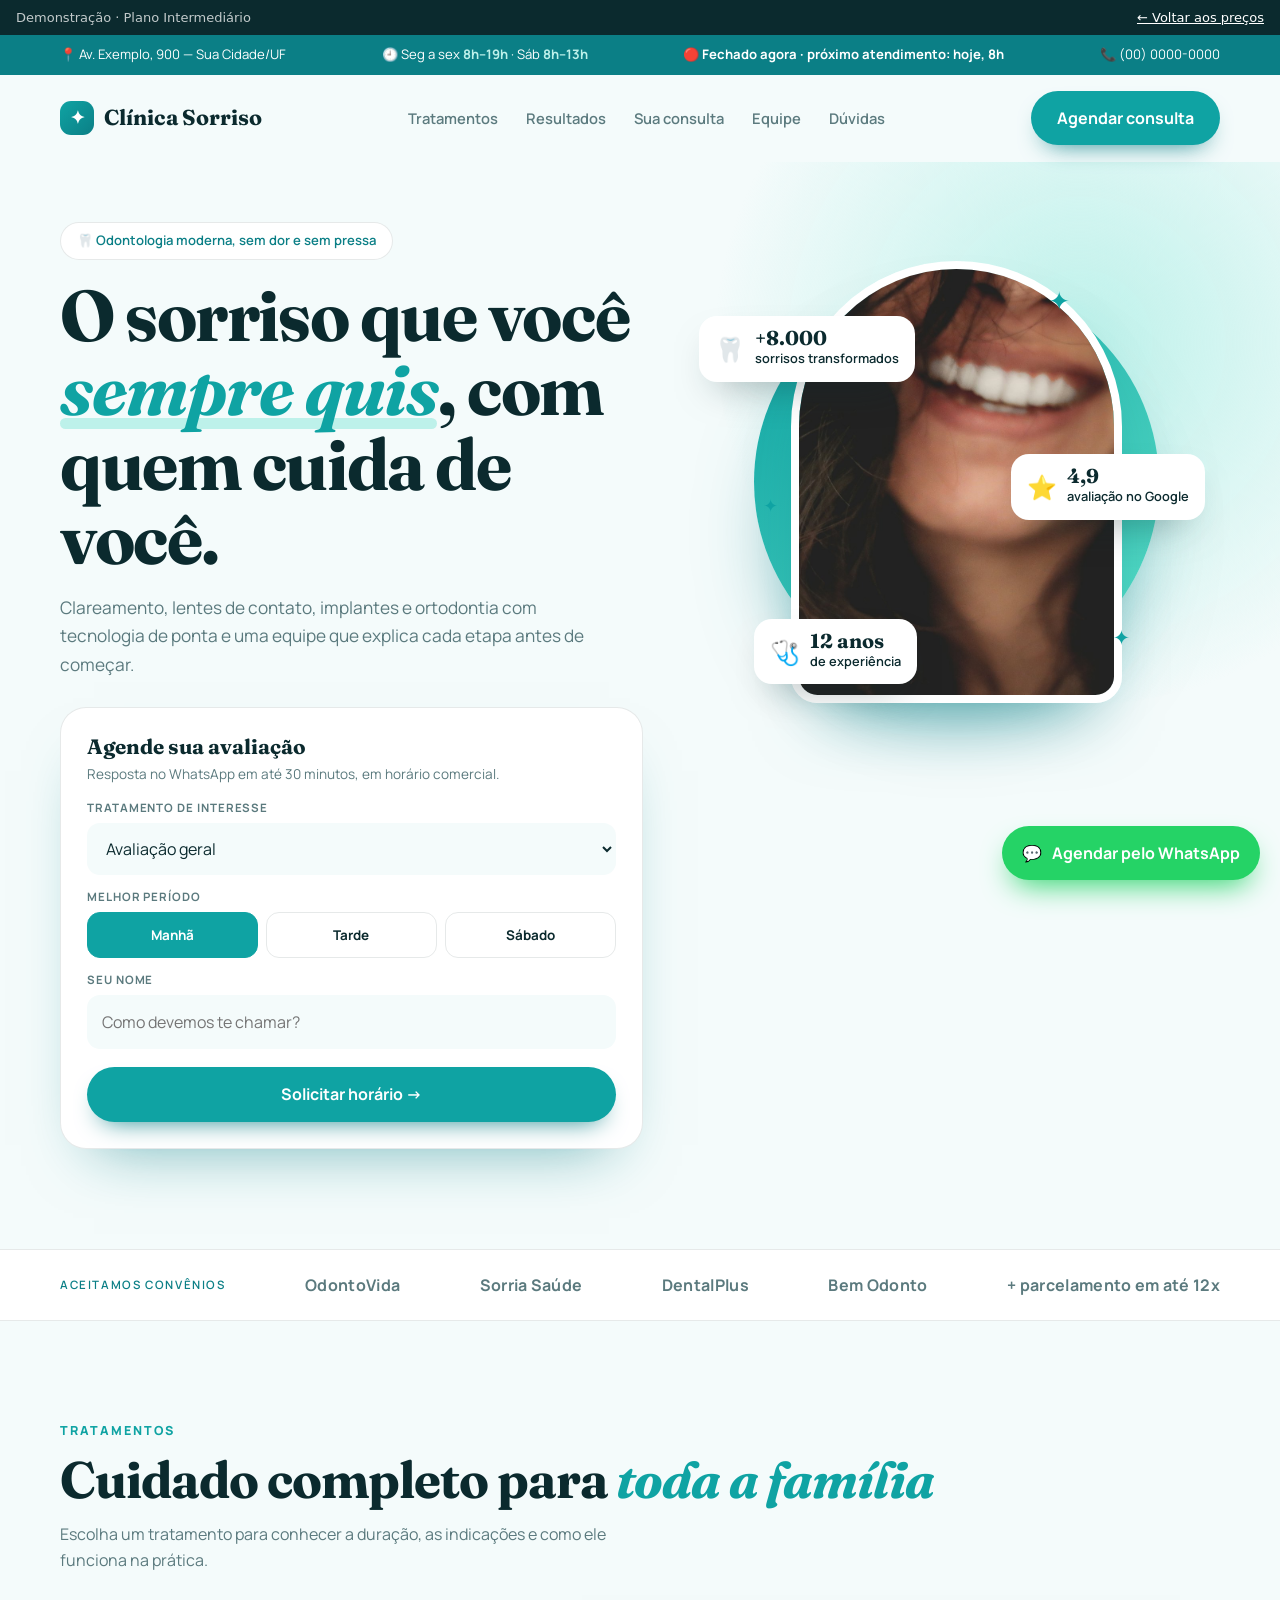
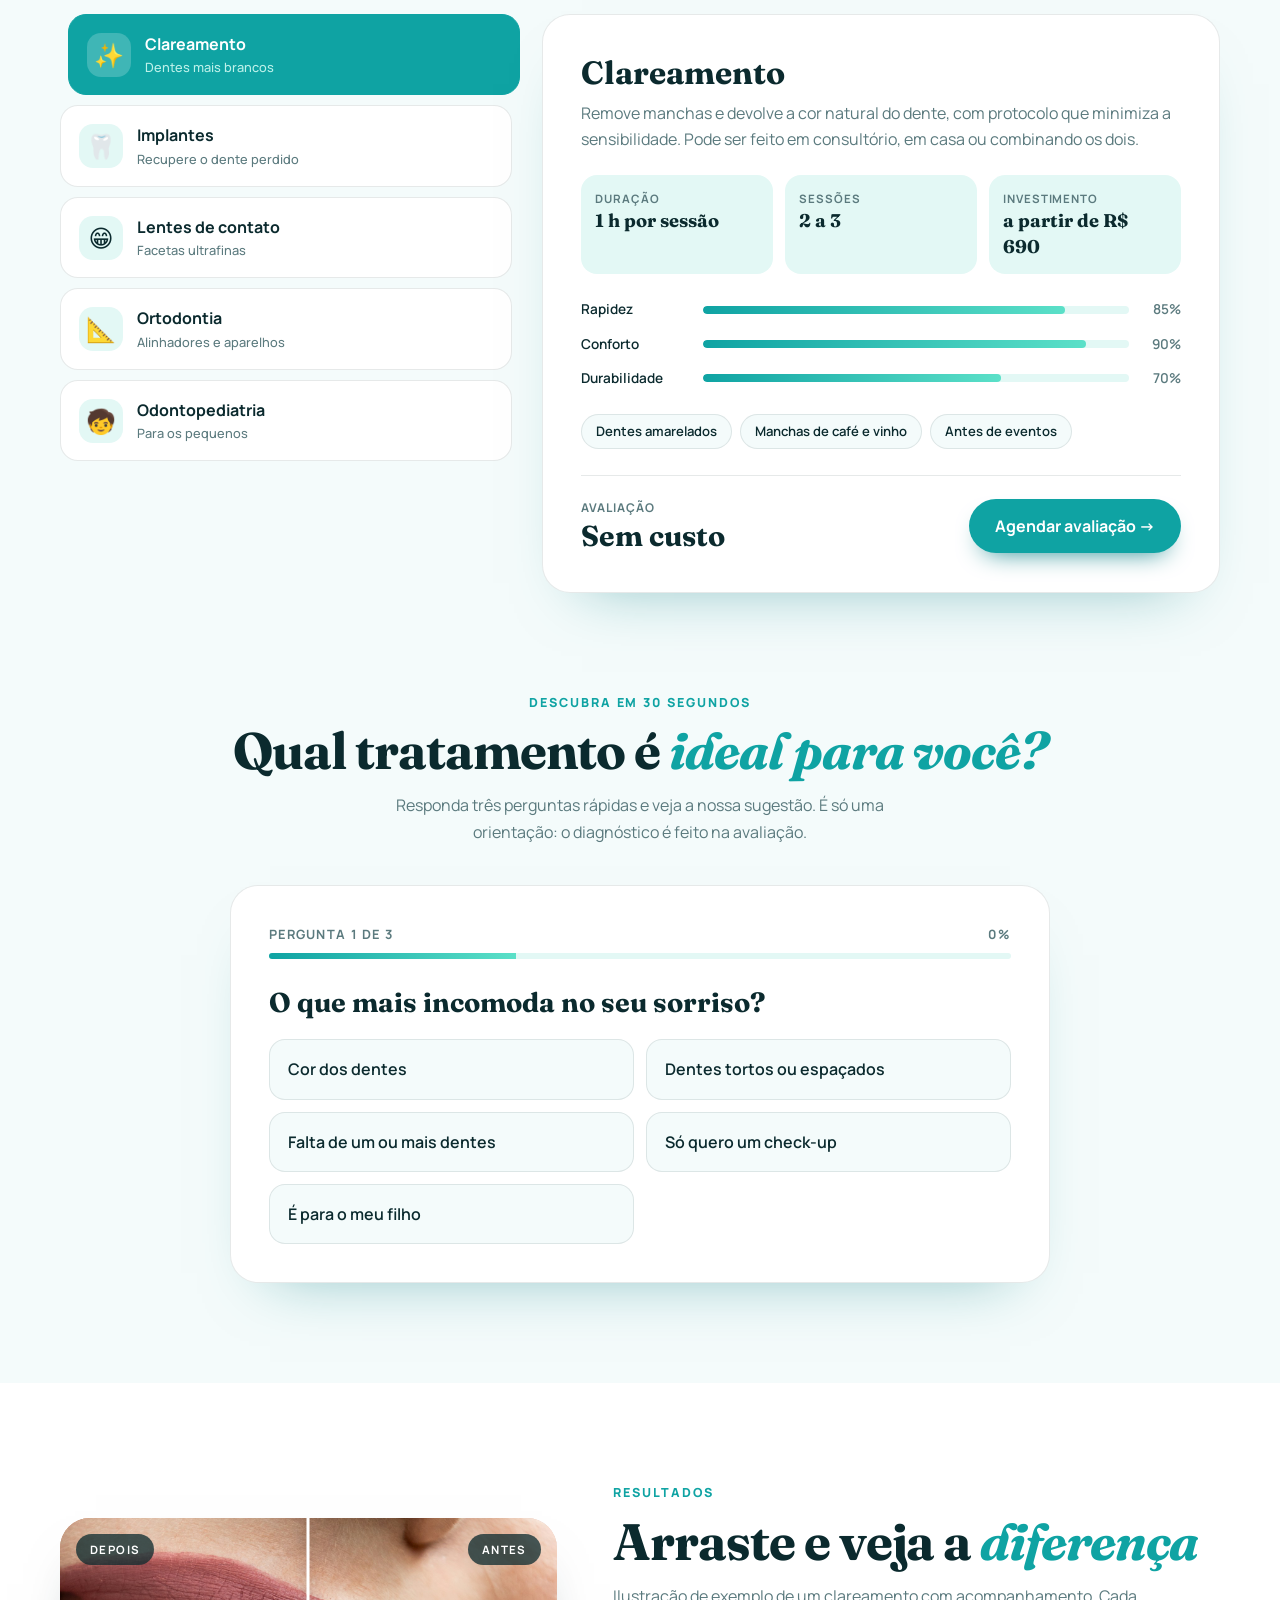
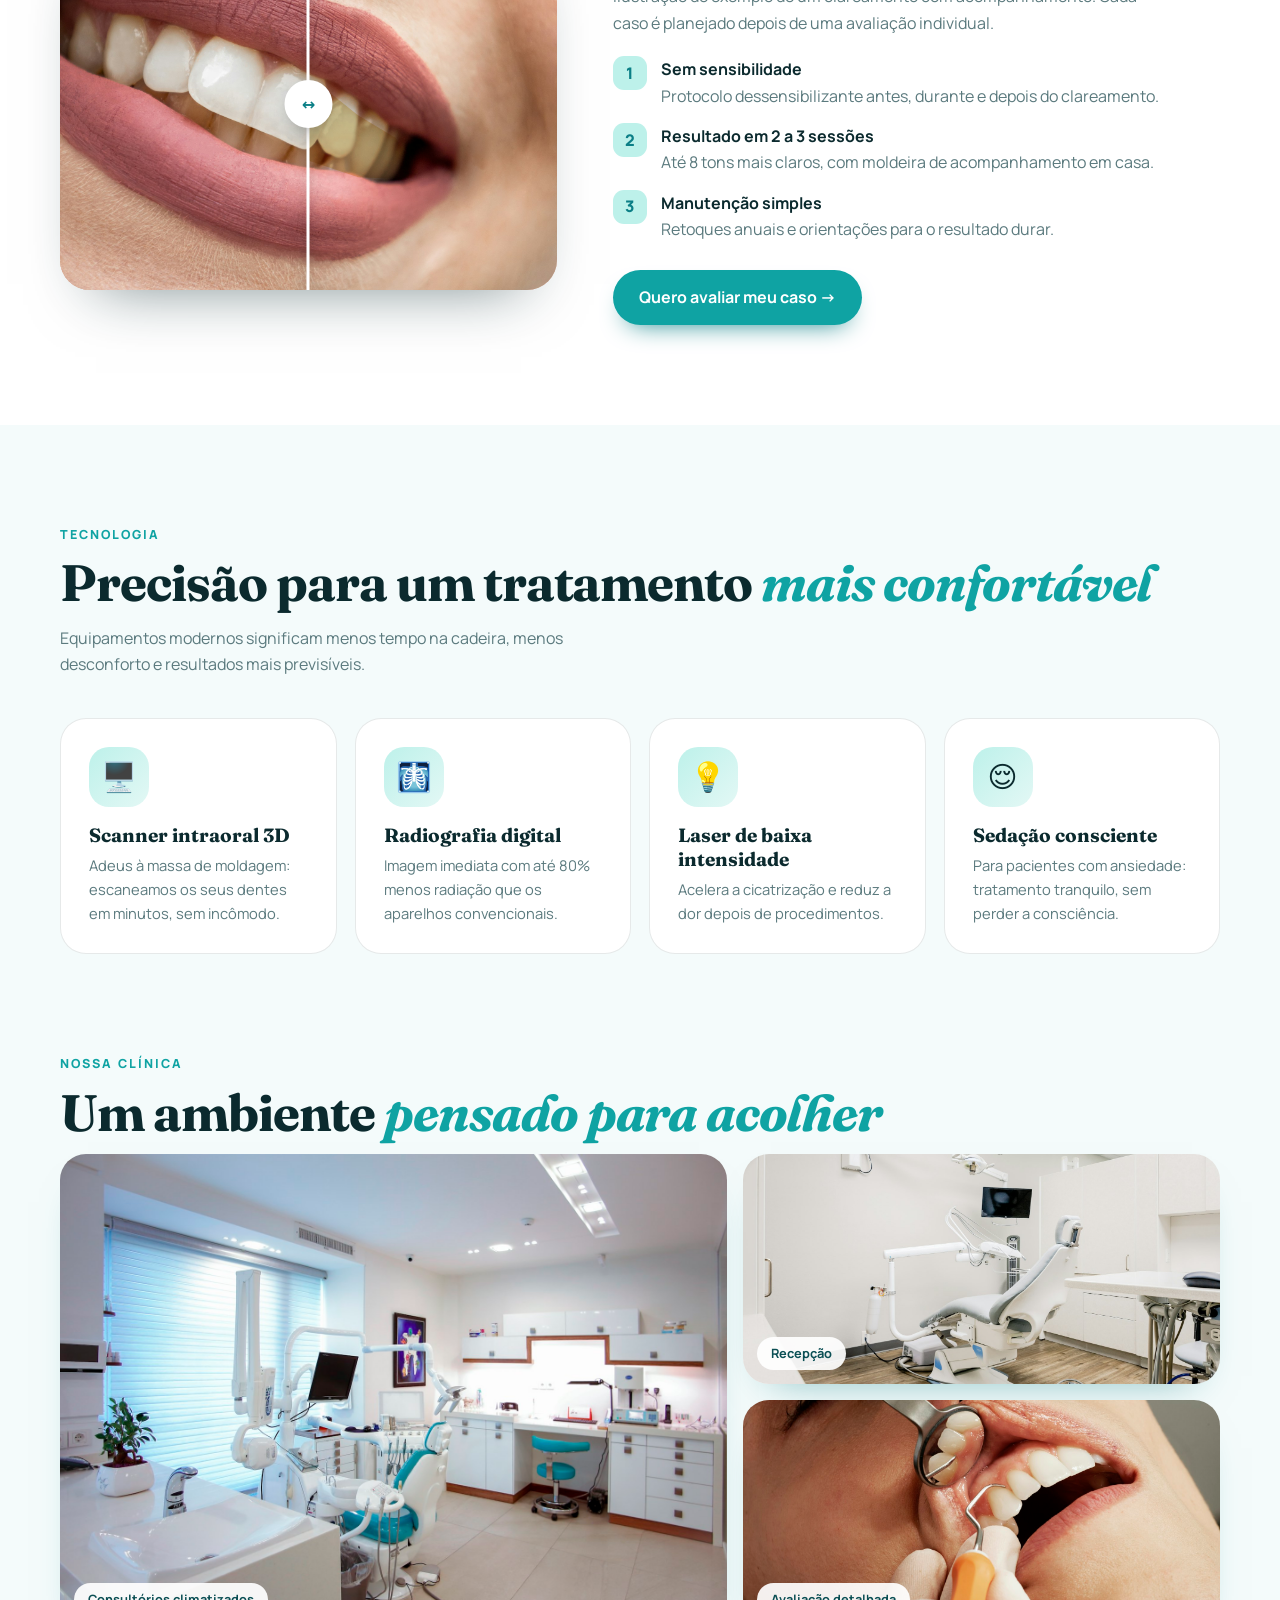
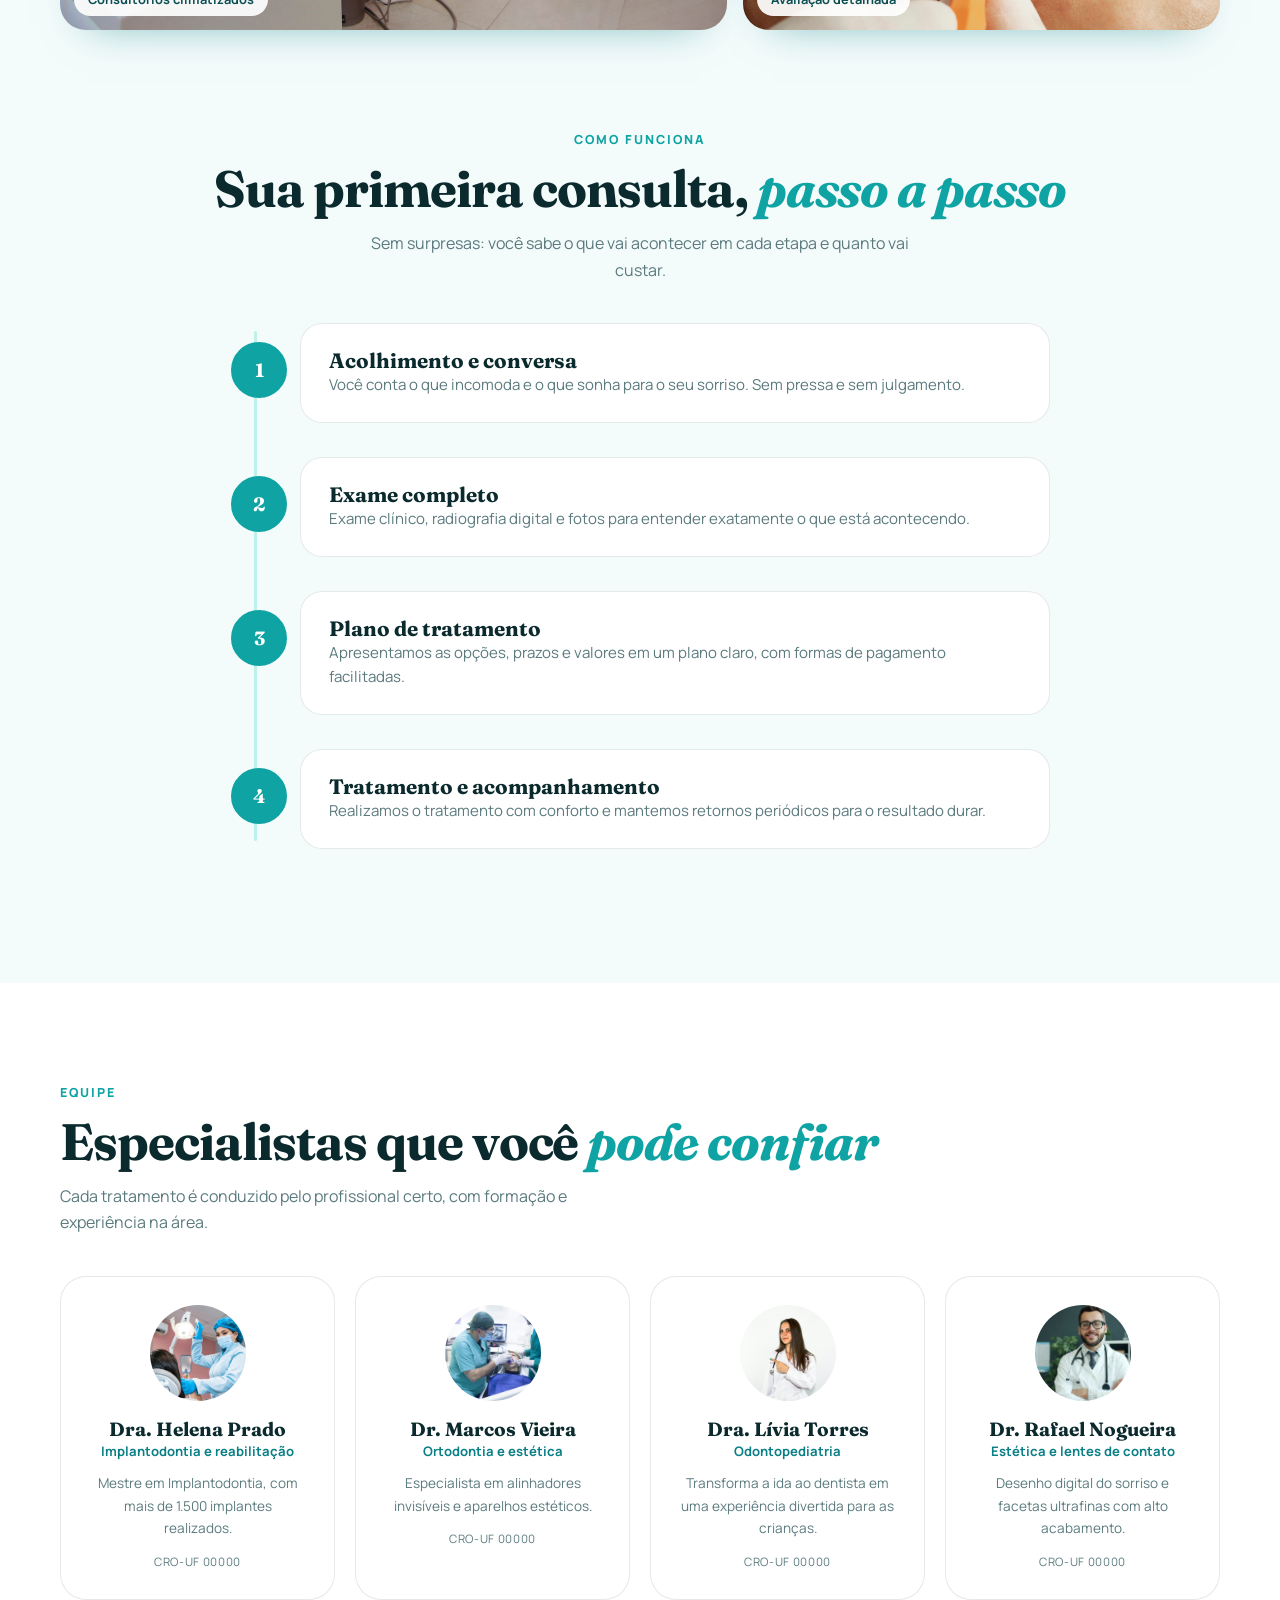
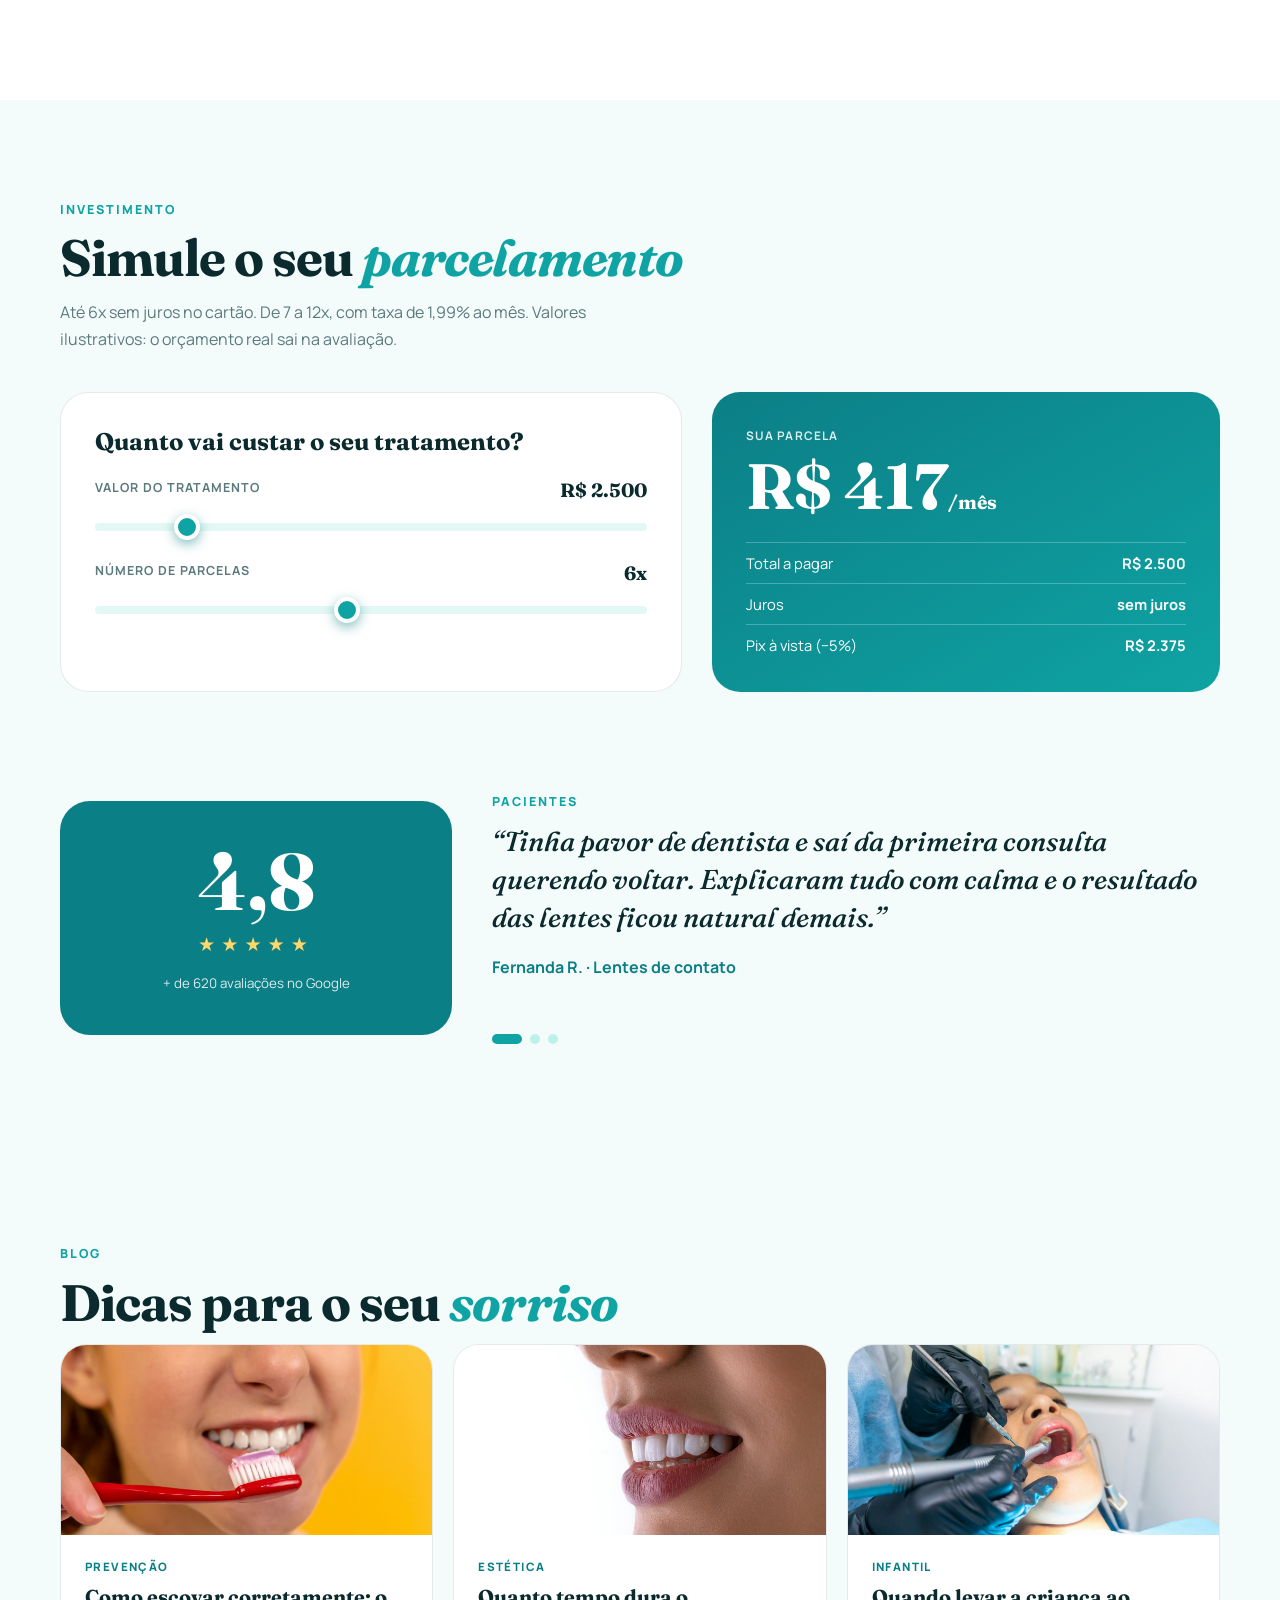
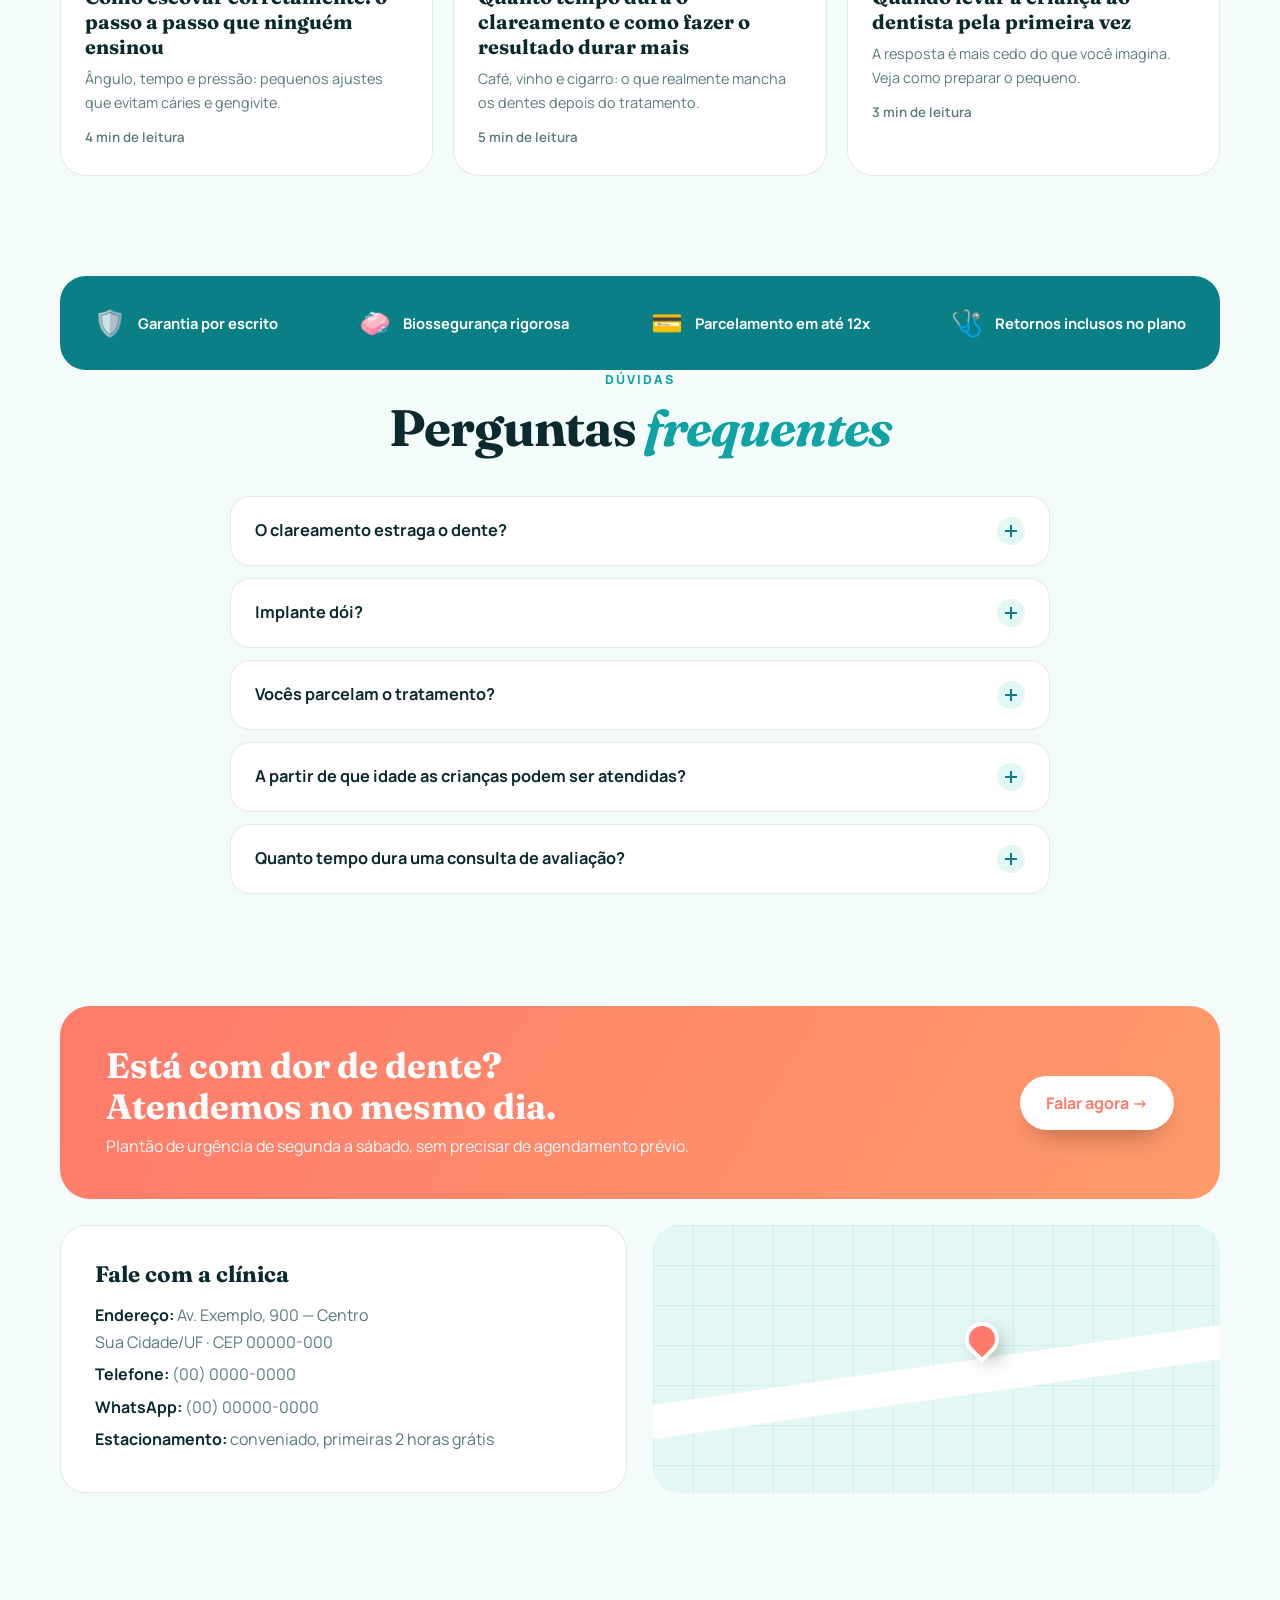
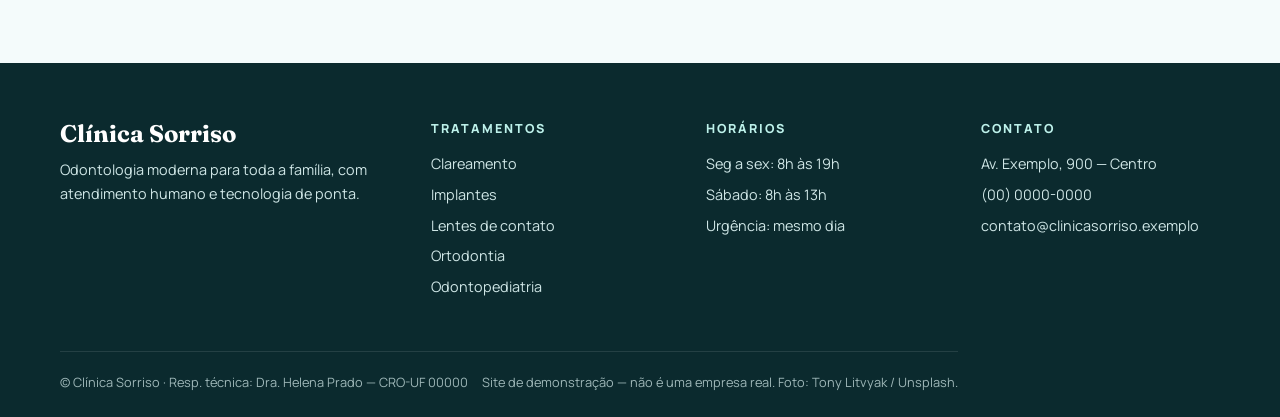
<file: demos/intermediario-2.html>
<!DOCTYPE html>
<html lang="pt-BR">
<head>
<meta charset="utf-8"><meta name="viewport" content="width=device-width,initial-scale=1">
<title>Clínica Sorriso — Demonstração Intermediário</title>
<meta name="description" content="Clínica odontológica: clareamento, implantes, lentes de contato, ortodontia e odontopediatria.">
<link href="https://fonts.googleapis.com/css2?family=Manrope:wght@400;500;600;700;800&family=Fraunces:ital,opsz,wght@0,9..144,500;0,9..144,700;1,9..144,500&display=swap" rel="stylesheet">
<style>
:root{--bg:#f4fbfb;--ink:#0b2a2e;--mut:#5b7a7e;--teal:#0fa3a3;--teal2:#0b7f86;--aqua:#bdf1ea;--mint:#e3f8f5;--coral:#ff7a6b;--white:#fff;--line:rgba(11,42,46,.1);--sf:'Fraunces',Georgia,serif}
*{box-sizing:border-box;margin:0;padding:0}
html{scroll-behavior:smooth}
body{font-family:'Manrope',system-ui,sans-serif;background:var(--bg);color:var(--ink);line-height:1.65;overflow-x:hidden}
a{color:inherit;text-decoration:none}button{font:inherit;color:inherit;background:none;border:0;cursor:pointer}
.demo-bar{position:relative;z-index:80;background:#0b2a2e;color:#fff;font:500 13px/1 system-ui,sans-serif;padding:11px 16px;display:flex;justify-content:space-between;gap:12px;flex-wrap:wrap}
.demo-bar a{text-decoration:underline}.demo-bar span{opacity:.75}
.wrap{width:min(1160px,92%);margin:0 auto}
.info{background:var(--teal2);color:#fff;font-size:.82rem}
.info .wrap{display:flex;justify-content:space-between;gap:16px;padding:9px 0;flex-wrap:wrap}
.info b{color:var(--aqua)}
.top{position:sticky;top:0;z-index:70;background:rgba(244,251,251,.86);backdrop-filter:blur(14px);border-bottom:1px solid transparent;transition:border-color .3s,box-shadow .3s}
.top.stuck{border-color:var(--line);box-shadow:0 10px 30px -24px rgba(11,42,46,.5)}
.top .wrap{display:flex;align-items:center;justify-content:space-between;padding:16px 0;gap:16px}
.logo{display:flex;align-items:center;gap:10px;font:700 1.35rem var(--sf)}
.logo i{width:34px;height:34px;border-radius:11px;background:linear-gradient(135deg,var(--teal),var(--teal2));display:grid;place-items:center;color:#fff;font-style:normal;font-size:1.1rem}
.top nav{display:flex;gap:28px;font-weight:600;font-size:.92rem;color:var(--mut)}
.top nav a{transition:color .25s;position:relative}
.top nav a:hover{color:var(--teal2)}
.btn{display:inline-flex;align-items:center;gap:10px;background:var(--teal);color:#fff;font-weight:700;padding:14px 26px;border-radius:99px;transition:transform .3s,box-shadow .3s,background .3s;box-shadow:0 12px 26px -14px var(--teal2)}
.btn:hover{transform:translateY(-3px);background:var(--teal2);box-shadow:0 18px 30px -14px var(--teal2)}
.btn--o{background:#fff;color:var(--teal2);box-shadow:inset 0 0 0 2px var(--aqua)}
.btn--o:hover{background:var(--mint)}
.btn--c{background:var(--coral);box-shadow:0 12px 26px -14px var(--coral)}
.btn--c:hover{background:#f0604f}
/* hero */
.hero{position:relative;padding:60px 0 100px;overflow:hidden}
.hero::before{content:"";position:absolute;right:-180px;top:-200px;width:760px;height:760px;border-radius:50%;background:radial-gradient(circle,var(--aqua),transparent 68%)}
.hero .wrap{position:relative;display:grid;grid-template-columns:1.05fr .95fr;gap:50px;align-items:start}
.hero .stage{margin-top:30px}
.pill{display:inline-flex;gap:8px;align-items:center;background:#fff;border:1px solid var(--line);border-radius:99px;padding:7px 16px;font-size:.82rem;font-weight:600;color:var(--teal2)}
h1{font:700 clamp(2.6rem,5.6vw,4.6rem)/1.04 var(--sf);letter-spacing:-.02em;margin:18px 0 18px}
h1 em{font-style:italic;color:var(--teal);position:relative;white-space:nowrap}
h1 em::after{content:"";position:absolute;left:0;right:0;bottom:.05em;height:.16em;background:var(--aqua);z-index:-1;border-radius:99px;transform-origin:left;animation:draw 1.2s .6s both cubic-bezier(.2,.8,.2,1)}
@keyframes draw{from{transform:scaleX(0)}}
.hero p.lead{color:var(--mut);max-width:48ch;font-size:1.08rem;margin-bottom:28px}
.bullets{display:flex;gap:22px;margin-top:26px;flex-wrap:wrap;font-size:.9rem;font-weight:600;color:var(--mut)}
.bullets span::before{content:"✓";display:inline-grid;place-items:center;width:20px;height:20px;border-radius:50%;background:var(--aqua);color:var(--teal2);margin-right:8px;font-size:.72rem}
.book{background:#fff;border-radius:26px;padding:26px;box-shadow:0 30px 60px -34px rgba(11,127,134,.6);border:1px solid var(--line)}
.book h3{font:700 1.3rem var(--sf);margin-bottom:4px}
.book p{color:var(--mut);font-size:.85rem;margin-bottom:8px}
.book label{display:block;font-size:.72rem;font-weight:700;color:var(--mut);text-transform:uppercase;letter-spacing:.08em;margin:12px 0 6px}
input,select{width:100%;background:var(--bg);border:1.5px solid transparent;border-radius:13px;padding:13px 14px;font:inherit;color:var(--ink);outline:none;transition:border-color .25s,background .25s}
input:focus,select:focus{border-color:var(--teal);background:#fff}
.per{display:grid;grid-template-columns:repeat(3,1fr);gap:8px}
.per input{display:none}
.per label{margin:0;text-align:center;padding:11px 6px;border:1.5px solid var(--line);border-radius:13px;font-size:.84rem;text-transform:none;letter-spacing:0;color:var(--ink);cursor:pointer;transition:all .25s}
.per input:checked+label{background:var(--teal);color:#fff;border-color:var(--teal)}
.book .btn{width:100%;justify-content:center;margin-top:18px;cursor:pointer}
.stage{position:relative;aspect-ratio:1;width:100%;max-width:460px;margin:0 auto}
.stage::before{content:"";position:absolute;inset:6%;border-radius:50%;background:linear-gradient(140deg,var(--teal),#5be0c8);box-shadow:0 50px 90px -40px rgba(11,127,134,.7)}
.stage svg.tooth{position:absolute;left:8%;top:8%;width:84%;height:84%;filter:drop-shadow(0 30px 40px rgba(11,127,134,.35));animation:bob 5s ease-in-out infinite}
@keyframes bob{50%{transform:translateY(-14px) rotate(2deg)}}
.orb{position:absolute;background:#fff;border-radius:18px;padding:12px 16px;box-shadow:0 18px 40px -20px rgba(11,42,46,.5);font-size:.8rem;font-weight:600;display:flex;gap:10px;align-items:center;animation:bob 6s ease-in-out infinite}
.orb b{display:block;font:700 1.25rem var(--sf);line-height:1}
.orb i{font-style:normal;font-size:1.5rem}
.o1{left:-6%;top:14%}.o2{right:-4%;top:44%;animation-delay:-2s}.o3{left:6%;bottom:6%;animation-delay:-4s}
.sp{position:absolute;color:var(--teal);animation:tw 2.6s ease-in-out infinite}
@keyframes tw{50%{transform:scale(.4) rotate(45deg);opacity:.3}}
/* strip */
.strip{border-block:1px solid var(--line);background:#fff;padding:22px 0}
.strip .wrap{display:flex;justify-content:space-between;align-items:center;gap:20px;flex-wrap:wrap;color:var(--mut);font-weight:700;letter-spacing:.02em}
.strip small{font-weight:600;color:var(--teal2);text-transform:uppercase;letter-spacing:.14em;font-size:.72rem}
/* sections */
.sec{padding:100px 0}
.label{color:var(--teal);font-weight:800;font-size:.78rem;letter-spacing:.16em;text-transform:uppercase;margin-bottom:10px}
h2{font:700 clamp(2rem,4.2vw,3.2rem)/1.08 var(--sf);letter-spacing:-.02em;margin-bottom:14px}
h2 em{font-style:italic;color:var(--teal)}
.sub{color:var(--mut);max-width:56ch;margin-bottom:40px}
/* tabs */
.tabs{display:grid;grid-template-columns:.8fr 1.2fr;gap:30px}
.tabs__nav{display:grid;gap:10px;align-content:start}
.tabs__nav button{display:flex;align-items:center;gap:14px;text-align:left;background:#fff;border:1.5px solid var(--line);border-radius:18px;padding:16px 18px;font-weight:700;transition:all .3s}
.tabs__nav button span{font-size:1.5rem;width:44px;height:44px;border-radius:14px;background:var(--mint);display:grid;place-items:center;transition:background .3s}
.tabs__nav button small{display:block;font-weight:500;color:var(--mut);font-size:.8rem}
.tabs__nav button:hover{border-color:var(--aqua);transform:translateX(4px)}
.tabs__nav button.on{background:var(--teal);color:#fff;border-color:var(--teal);transform:translateX(8px)}
.tabs__nav button.on small{color:var(--aqua)}.tabs__nav button.on span{background:rgba(255,255,255,.2)}
.panel{background:#fff;border-radius:28px;padding:38px;border:1px solid var(--line);box-shadow:0 30px 60px -40px rgba(11,127,134,.5);min-height:460px}
.panel.swap{animation:swap .5s both}
@keyframes swap{from{opacity:0;transform:translateY(14px)}}
.panel h3{font:700 2rem var(--sf);margin-bottom:8px}
.panel .d{color:var(--mut);margin-bottom:22px}
.facts{display:grid;grid-template-columns:repeat(3,1fr);gap:12px;margin-bottom:24px}
.facts div{background:var(--mint);border-radius:16px;padding:14px}
.facts small{display:block;color:var(--mut);font-size:.72rem;font-weight:700;text-transform:uppercase;letter-spacing:.08em}
.facts b{font:700 1.15rem var(--sf)}
.meters{display:grid;gap:12px;margin-bottom:24px}
.meter{display:grid;grid-template-columns:110px 1fr 40px;gap:12px;align-items:center;font-size:.85rem;font-weight:600}
.meter i{height:8px;border-radius:99px;background:var(--mint);overflow:hidden}
.meter i b{display:block;height:100%;width:0;border-radius:99px;background:linear-gradient(90deg,var(--teal),#5be0c8);transition:width 1s cubic-bezier(.2,.8,.2,1)}
.meter span{text-align:right;color:var(--mut)}
.ind{display:flex;flex-wrap:wrap;gap:8px;margin-bottom:26px}
.ind span{background:var(--bg);border:1px solid var(--line);border-radius:99px;padding:6px 14px;font-size:.82rem;font-weight:600}
.panel__foot{display:flex;justify-content:space-between;align-items:center;gap:16px;flex-wrap:wrap;border-top:1px solid var(--line);padding-top:22px}
.panel__foot .pr small{display:block;color:var(--mut);font-size:.75rem;font-weight:700;text-transform:uppercase;letter-spacing:.08em}
.panel__foot .pr b{font:700 1.8rem var(--sf)}
/* before/after */
.ba{display:grid;grid-template-columns:.9fr 1.1fr;gap:56px;align-items:center}
.cmp{position:relative;border-radius:30px;overflow:hidden;aspect-ratio:4/3;background:#e9c9bd;box-shadow:0 30px 60px -36px rgba(11,42,46,.6);--p:50%;user-select:none;touch-action:none}
.cmp .layer{position:absolute;inset:0;overflow:hidden}
.cmp .imgbox{position:absolute;left:0;top:-40%;width:100%}
.cmp img{display:block;width:100%;height:auto;pointer-events:none}
.cmp .tint{position:absolute;inset:0;background:#e6cb76;mix-blend-mode:multiply;opacity:.62;clip-path:polygon(1.1% 32.5%,11.3% 32.8%,22.5% 34.5%,33.8% 36.3%,42% 39.5%,52.5% 42.5%,60% 46.5%,67.5% 49.5%,70.5% 52.5%,67.5% 55%,60% 54.8%,48.8% 52.3%,37.5% 49.8%,24.8% 47.8%,12% 44%,1.5% 41%)}
.cmp .layer.after{clip-path:inset(0 calc(100% - var(--p)) 0 0)}
.cmp .tagx{position:absolute;top:16px;background:rgba(11,42,46,.75);color:#fff;font-size:.72rem;font-weight:700;letter-spacing:.12em;text-transform:uppercase;padding:6px 14px;border-radius:99px}
.cmp .tl{left:16px}.cmp .tr{right:16px}
.cmp .h{position:absolute;top:0;bottom:0;left:var(--p);width:3px;background:#fff;transform:translateX(-50%);box-shadow:0 0 12px rgba(0,0,0,.25)}
.cmp .h::after{content:"↔";position:absolute;top:50%;left:50%;transform:translate(-50%,-50%);width:48px;height:48px;border-radius:50%;background:#fff;display:grid;place-items:center;color:var(--teal2);font-weight:800;box-shadow:0 8px 20px -6px rgba(0,0,0,.4)}
.cmp input{position:absolute;inset:0;width:100%;height:100%;opacity:0;cursor:ew-resize;margin:0}
.ba ul{list-style:none;display:grid;gap:14px;margin:20px 0 28px}
.ba li{display:flex;gap:14px}
.ba li b{flex:none;width:34px;height:34px;border-radius:11px;background:var(--aqua);color:var(--teal2);display:grid;place-items:center;font-weight:800}
.ba li span{color:var(--mut)}.ba li span strong{color:var(--ink);display:block}
/* timeline */
.tl2{position:relative;max-width:820px;margin:0 auto;padding-left:70px}
.tl2::before{content:"";position:absolute;left:24px;top:8px;bottom:8px;width:3px;background:var(--aqua);border-radius:3px}
.tl2 .fill{position:absolute;left:24px;top:8px;width:3px;height:0;background:var(--teal);border-radius:3px;transition:height .15s linear}
.st{position:relative;margin-bottom:34px;background:#fff;border:1px solid var(--line);border-radius:22px;padding:24px 28px}
.st::before{content:attr(data-n);position:absolute;left:-70px;top:18px;width:50px;height:50px;border-radius:50%;background:#fff;border:3px solid var(--aqua);display:grid;place-items:center;font:700 1.2rem var(--sf);color:var(--teal2);transition:all .4s}
.st.in::before{background:var(--teal);border-color:var(--teal);color:#fff}
.st h3{font:700 1.3rem var(--sf)}.st p{color:var(--mut);font-size:.94rem}
/* team */
.team{display:grid;grid-template-columns:repeat(auto-fit,minmax(240px,1fr));gap:20px}
.doc{background:#fff;border:1px solid var(--line);border-radius:26px;padding:28px;text-align:center;transition:transform .35s,box-shadow .35s}
.doc:hover{transform:translateY(-8px);box-shadow:0 30px 50px -30px rgba(11,127,134,.6)}
.doc .av{width:96px;height:96px;border-radius:50%;margin:0 auto 16px;display:grid;place-items:center;font:700 2.2rem var(--sf);color:#fff}
.doc:nth-child(1) .av{background:linear-gradient(135deg,#0fa3a3,#5be0c8)}.doc:nth-child(2) .av{background:linear-gradient(135deg,#4b7bec,#7fd1f5)}.doc:nth-child(3) .av{background:linear-gradient(135deg,#ff7a6b,#ffc26b)}.doc:nth-child(4) .av{background:linear-gradient(135deg,#8e6bff,#c9a7ff)}
.doc h3{font:700 1.2rem var(--sf)}.doc .r{color:var(--teal2);font-weight:700;font-size:.82rem}.doc p{font-size:.85rem;color:var(--mut);margin-top:10px}
.doc small{display:block;margin-top:12px;color:var(--mut);font-size:.72rem;letter-spacing:.06em}
/* reviews */
.rv{display:grid;grid-template-columns:.7fr 1.3fr;gap:40px;align-items:center}
.score{background:var(--teal2);color:#fff;border-radius:30px;padding:40px;text-align:center}
.score b{display:block;font:700 5rem var(--sf);line-height:1}
.score .stars{color:#ffd76b;letter-spacing:6px;font-size:1.2rem;margin:8px 0}
.score small{opacity:.85}
.quote{position:relative;min-height:190px}
.quote blockquote{position:absolute;inset:0;opacity:0;transform:translateY(16px);transition:all .6s;pointer-events:none}
.quote blockquote.on{opacity:1;transform:none;pointer-events:auto;position:relative}
.quote p{font:500 clamp(1.25rem,2.4vw,1.7rem)/1.4 var(--sf);font-style:italic}
.quote cite{display:block;margin-top:18px;font-style:normal;font-weight:700;color:var(--teal2)}
.dots{display:flex;gap:8px;margin-top:22px}
.dots button{width:10px;height:10px;border-radius:50%;background:var(--aqua);transition:all .3s}.dots button.on{background:var(--teal);width:30px;border-radius:6px}
/* faq */
.faq{max-width:820px;margin:0 auto}
.q{background:#fff;border:1px solid var(--line);border-radius:20px;margin-bottom:12px;overflow:hidden;transition:border-color .3s}
.q.open{border-color:var(--teal)}
.q button{width:100%;display:flex;justify-content:space-between;gap:18px;text-align:left;padding:20px 24px;font-weight:700;font-size:1.02rem}
.q button i{flex:none;width:28px;height:28px;border-radius:50%;background:var(--mint);position:relative;transition:transform .35s,background .3s}
.q button i::before,.q button i::after{content:"";position:absolute;left:50%;top:50%;width:12px;height:2px;background:var(--teal2);transform:translate(-50%,-50%)}
.q button i::after{transform:translate(-50%,-50%) rotate(90deg);transition:transform .35s}
.q.open button i{background:var(--teal)}.q.open button i::before,.q.open button i::after{background:#fff}.q.open button i::after{transform:translate(-50%,-50%) rotate(0)}
.q .a{display:grid;grid-template-rows:0fr;transition:grid-template-rows .4s}.q.open .a{grid-template-rows:1fr}
.q .a p{overflow:hidden;color:var(--mut);padding:0 24px}.q.open .a p{padding-bottom:22px}
/* emergency + contact */
.emer{background:linear-gradient(120deg,var(--coral),#ff9b6b);color:#fff;border-radius:30px;padding:40px 46px;display:flex;justify-content:space-between;align-items:center;gap:24px;flex-wrap:wrap}
.emer h3{font:700 clamp(1.5rem,3vw,2.2rem) var(--sf);max-width:20ch;line-height:1.15}
.emer p{opacity:.95;margin-top:6px}
.emer .btn{background:#fff;color:var(--coral);box-shadow:0 14px 30px -14px rgba(0,0,0,.4)}
.contact{display:grid;grid-template-columns:1fr 1fr;gap:26px;margin-top:26px}
.cbox{background:#fff;border:1px solid var(--line);border-radius:26px;padding:34px}
.cbox h3{font:700 1.4rem var(--sf);margin-bottom:14px}.cbox p{color:var(--mut);margin-bottom:6px}.cbox b{color:var(--ink)}
.map{border-radius:26px;min-height:260px;position:relative;overflow:hidden;background:linear-gradient(90deg,rgba(11,127,134,.08) 1px,transparent 1px) 0 0/40px 40px,linear-gradient(rgba(11,127,134,.08) 1px,transparent 1px) 0 0/40px 40px,var(--mint)}
.map::before{content:"";position:absolute;left:-10%;right:-10%;top:52%;height:34px;background:#fff;transform:rotate(-8deg)}
.map i{position:absolute;left:55%;top:36%;width:34px;height:34px;background:var(--coral);border-radius:50% 50% 50% 0;transform:rotate(-45deg);border:4px solid #fff;box-shadow:0 10px 20px -6px rgba(0,0,0,.4)}
footer{padding:36px 0;color:var(--mut);font-size:.88rem;border-top:1px solid var(--line);margin-top:70px}
footer .wrap{display:flex;justify-content:space-between;gap:16px;flex-wrap:wrap}
.fab{position:fixed;right:20px;bottom:20px;z-index:75;display:flex;align-items:center;gap:10px;background:#25d366;color:#fff;font-weight:700;padding:14px 20px;border-radius:99px;box-shadow:0 14px 30px -10px #25d366;transition:transform .3s}
.fab:hover{transform:translateY(-4px)}
.js [data-r]{opacity:0;transform:translateY(34px);transition:opacity .8s cubic-bezier(.2,.8,.2,1),transform .8s cubic-bezier(.2,.8,.2,1);transition-delay:var(--d,0s)}
.js [data-r].in{opacity:1;transform:none}

/* quiz */
.quiz{background:#fff;border:1px solid var(--line);border-radius:28px;padding:38px;max-width:820px;margin:0 auto;box-shadow:0 30px 60px -40px rgba(11,127,134,.5)}
.qz-top{display:flex;justify-content:space-between;align-items:center;margin-bottom:8px;font-size:.8rem;font-weight:700;color:var(--mut);text-transform:uppercase;letter-spacing:.1em}
.qz-bar{height:6px;background:var(--mint);border-radius:99px;overflow:hidden;margin-bottom:26px}.qz-bar b{display:block;height:100%;width:0;background:linear-gradient(90deg,var(--teal),#5be0c8);transition:width .5s}
.quiz h3{font:700 1.7rem var(--sf);margin-bottom:20px}
.opts{display:grid;grid-template-columns:1fr 1fr;gap:12px}
.opts button{text-align:left;border:1.5px solid var(--line);border-radius:16px;padding:16px 18px;font-weight:600;transition:all .25s;background:var(--bg)}
.opts button:hover{border-color:var(--teal);background:#fff;transform:translateY(-3px);box-shadow:0 14px 24px -18px var(--teal2)}
.res2{text-align:center;animation:swap .5s both}
.res2 .em{font-size:3.4rem}.res2 h3{font-size:2.2rem;margin:8px 0}.res2 p{color:var(--mut);max-width:50ch;margin:0 auto 22px}
.res2 .again{display:block;margin:16px auto 0;color:var(--teal2);font-weight:700;text-decoration:underline}
/* tecnologia */
.tech{display:grid;grid-template-columns:repeat(auto-fit,minmax(240px,1fr));gap:18px}
.tk{background:#fff;border:1px solid var(--line);border-radius:26px;padding:28px;transition:transform .35s,box-shadow .35s}
.tk:hover{transform:translateY(-8px);box-shadow:0 30px 50px -30px rgba(11,127,134,.6)}
.tk .ic{width:60px;height:60px;border-radius:20px;background:linear-gradient(135deg,var(--aqua),var(--mint));display:grid;place-items:center;font-size:1.8rem;margin-bottom:16px}
.tk h3{font:700 1.2rem var(--sf);margin-bottom:6px}.tk p{color:var(--mut);font-size:.92rem}
/* simulador */
.sim{display:grid;grid-template-columns:1.1fr .9fr;gap:30px;align-items:stretch}
.sim .box{background:#fff;border:1px solid var(--line);border-radius:28px;padding:34px}
.sim h3{font:700 1.5rem var(--sf);margin-bottom:6px}
.sim label{display:flex;justify-content:space-between;font-size:.78rem;font-weight:700;color:var(--mut);text-transform:uppercase;letter-spacing:.08em;margin:22px 0 10px}
.sim label b{color:var(--ink);font:700 1.2rem var(--sf);text-transform:none;letter-spacing:0}
.sim input[type=range]{-webkit-appearance:none;appearance:none;height:8px;padding:0;border-radius:99px;background:var(--mint);outline:none}
.sim input[type=range]::-webkit-slider-thumb{-webkit-appearance:none;width:26px;height:26px;border-radius:50%;background:var(--teal);border:4px solid #fff;box-shadow:0 4px 12px rgba(11,127,134,.5);cursor:grab}
.sim input[type=range]::-moz-range-thumb{width:20px;height:20px;border-radius:50%;background:var(--teal);border:3px solid #fff}
.sim .out{background:linear-gradient(150deg,var(--teal2),var(--teal));color:#fff;border-radius:28px;padding:34px;display:flex;flex-direction:column;justify-content:center}
.sim .out small{opacity:.85;text-transform:uppercase;letter-spacing:.1em;font-size:.74rem;font-weight:700}
.sim .out .big{font:700 4rem/1 var(--sf);margin:8px 0}
.sim .out .big span{font-size:1.2rem}
.sim .out ul{list-style:none;margin-top:16px;display:grid;gap:8px;font-size:.92rem}
.sim .out li{display:flex;justify-content:space-between;border-top:1px solid rgba(255,255,255,.25);padding-top:8px}
/* dicas */
.tips{display:grid;grid-template-columns:repeat(auto-fit,minmax(280px,1fr));gap:20px}
.tip{background:#fff;border:1px solid var(--line);border-radius:26px;overflow:hidden;transition:transform .35s,box-shadow .35s}
.tip:hover{transform:translateY(-8px);box-shadow:0 30px 50px -30px rgba(11,127,134,.6)}
.tip .ph{height:150px;display:grid;place-items:center;font-size:3.6rem}
.tip:nth-child(1) .ph{background:linear-gradient(135deg,#bdf1ea,#7fd8e0)}.tip:nth-child(2) .ph{background:linear-gradient(135deg,#ffe0c2,#ffb98a)}.tip:nth-child(3) .ph{background:linear-gradient(135deg,#d8ccff,#a9c4ff)}
.tip .bd{padding:22px 24px 26px}.tip .tg{font-size:.72rem;font-weight:800;color:var(--teal2);text-transform:uppercase;letter-spacing:.12em}
.tip h3{font:700 1.25rem/1.25 var(--sf);margin:8px 0}.tip p{color:var(--mut);font-size:.9rem}.tip small{display:block;margin-top:12px;color:var(--mut);font-weight:600}
/* garantias */
.seals{display:flex;justify-content:space-between;gap:20px;flex-wrap:wrap;background:var(--teal2);color:#fff;border-radius:26px;padding:26px 34px}
.seals div{display:flex;gap:12px;align-items:center;font-weight:700;font-size:.92rem}.seals i{font-style:normal;font-size:1.6rem}
/* footer */
.foot2{background:#0b2a2e;color:#cfe6e6;padding:56px 0 24px;margin-top:70px;border-top:0}
.foot2 .cols{display:grid;grid-template-columns:1.4fr 1fr 1fr 1fr;gap:36px}
.foot2 .lg{font:700 1.5rem var(--sf);color:#fff;margin-bottom:10px}
.foot2 h4{font-weight:800;font-size:.78rem;letter-spacing:.16em;text-transform:uppercase;color:var(--aqua);margin-bottom:12px}
.foot2 ul{list-style:none;display:grid;gap:7px;font-size:.9rem}.foot2 p{font-size:.9rem}
.foot2 .end{margin-top:36px;padding-top:20px;border-top:1px solid rgba(255,255,255,.14);display:flex;justify-content:space-between;gap:14px;flex-wrap:wrap;font-size:.8rem;opacity:.75}
#open{font-weight:700}
@media(max-width:920px){.opts{grid-template-columns:1fr}.sim,.foot2 .cols{grid-template-columns:1fr}}
@media(max-width:920px){.top nav{display:none}.hero .wrap,.tabs,.ba,.rv,.contact{grid-template-columns:1fr}.stage{max-width:340px}.tl2{padding-left:56px}.st::before{left:-56px;width:42px;height:42px}.tl2::before,.tl2 .fill{left:19px}.facts{grid-template-columns:1fr}.fab span{display:none}}
@media(prefers-reduced-motion:reduce){*{animation:none!important;transition:none!important}.js [data-r]{opacity:1;transform:none}}

/* fotos reais */
.hphoto{position:absolute;left:14%;top:2%;width:72%;height:96%;border-radius:200px 200px 32px 32px;overflow:hidden;box-shadow:0 40px 70px -35px rgba(11,127,134,.6);border:8px solid #fff}
.hphoto img{width:100%;height:100%;object-fit:cover;object-position:75% 30%;display:block}
.doc .av{object-fit:cover;background:none!important;display:block}
.tip .ph{padding:0;overflow:hidden;font-size:0}
.tip .ph img{width:100%;height:100%;object-fit:cover;display:block;transition:transform .6s}
.tip:hover .ph img{transform:scale(1.06)}
.tip .ph{height:190px}
.cgal{display:grid;grid-template-columns:1.4fr 1fr;grid-template-rows:230px 230px;gap:16px;margin-top:10px}
.cgal figure{position:relative;border-radius:26px;overflow:hidden;box-shadow:0 20px 40px -28px rgba(11,127,134,.6)}
.cgal .c1{grid-row:span 2}
.cgal img{width:100%;height:100%;object-fit:cover;display:block;transition:transform .8s}
.cgal figure:hover img{transform:scale(1.05)}
.cgal figcaption{position:absolute;left:14px;bottom:14px;background:rgba(255,255,255,.92);color:#0b4f54;padding:6px 14px;border-radius:99px;font-weight:700;font-size:.8rem}
@media(max-width:800px){.cgal{grid-template-columns:1fr;grid-template-rows:none;grid-auto-rows:210px}.cgal .c1{grid-row:auto}}
</style>
</head>
<body>
<span id="topo"></span>
<div class="demo-bar"><span>Demonstração · Plano Intermediário</span><a href="../index.html#precos">← Voltar aos preços</a></div>
<div class="info"><div class="wrap"><span>📍 Av. Exemplo, 900 — Sua Cidade/UF</span><span>🕘 Seg a sex <b>8h–19h</b> · Sáb <b>8h–13h</b></span><span id="open">🕘 Consultando horário…</span><span>📞 (00) 0000-0000</span></div></div>

<header class="top" id="top"><div class="wrap">
  <a class="logo" href="#"><i>✦</i>Clínica Sorriso</a>
  <nav><a href="#tratamentos">Tratamentos</a><a href="#resultados">Resultados</a><a href="#consulta">Sua consulta</a><a href="#equipe">Equipe</a><a href="#faq">Dúvidas</a></nav>
  <a class="btn" href="#agendar">Agendar consulta</a>
</div></header>

<section class="hero" id="agendar"><div class="wrap">
  <div>
    <span class="pill" data-r>🦷 Odontologia moderna, sem dor e sem pressa</span>
    <h1 data-r>O sorriso que você <em>sempre quis</em>, com quem cuida de você.</h1>
    <p class="lead" data-r>Clareamento, lentes de contato, implantes e ortodontia com tecnologia de ponta e uma equipe que explica cada etapa antes de começar.</p>
    <form class="book" id="book" data-r>
      <h3>Agende sua avaliação</h3><p>Resposta no WhatsApp em até 30 minutos, em horário comercial.</p>
      <label for="tr">Tratamento de interesse</label>
      <select id="tr"><option>Avaliação geral</option><option>Clareamento dental</option><option>Implantes</option><option>Lentes de contato</option><option>Ortodontia</option><option>Odontopediatria</option></select>
      <label>Melhor período</label>
      <div class="per"><input type="radio" name="pe" id="p1" value="manhã" checked><label for="p1">Manhã</label><input type="radio" name="pe" id="p2" value="tarde"><label for="p2">Tarde</label><input type="radio" name="pe" id="p3" value="sábado"><label for="p3">Sábado</label></div>
      <label for="nm">Seu nome</label><input id="nm" placeholder="Como devemos te chamar?" required>
      <button class="btn" type="submit">Solicitar horário →</button>
    </form>
  </div>
  <div class="stage" data-r>
    <div class="hphoto"><img src="img/dent-2.jpg" alt="Paciente sorrindo após tratamento" fetchpriority="high"></div>
    <div class="orb o1"><i>🦷</i><div><b>+8.000</b>sorrisos transformados</div></div>
    <div class="orb o2"><i>⭐</i><div><b>4,9</b>avaliação no Google</div></div>
    <div class="orb o3"><i>🩺</i><div><b>12 anos</b>de experiência</div></div>
    <span class="sp" style="left:70%;top:6%;font-size:1.6rem">✦</span><span class="sp" style="left:8%;top:52%;font-size:1.1rem;animation-delay:-1s">✦</span><span class="sp" style="left:84%;top:80%;font-size:1.3rem;animation-delay:-2s">✦</span>
  </div>
</div></section>

<div class="strip"><div class="wrap"><small>Aceitamos convênios</small><span>OdontoVida</span><span>Sorria Saúde</span><span>DentalPlus</span><span>Bem Odonto</span><span>+ parcelamento em até 12x</span></div></div>

<section class="sec" id="tratamentos"><div class="wrap">
  <p class="label" data-r>Tratamentos</p><h2 data-r>Cuidado completo para <em>toda a família</em></h2><p class="sub" data-r>Escolha um tratamento para conhecer a duração, as indicações e como ele funciona na prática.</p>
  <div class="tabs" data-r>
    <div class="tabs__nav" id="tnav"></div>
    <div class="panel" id="panel"></div>
  </div>
</div></section>

<section class="sec" style="padding-top:0"><div class="wrap">
  <p class="label" data-r style="text-align:center">Descubra em 30 segundos</p><h2 data-r style="text-align:center">Qual tratamento é <em>ideal para você?</em></h2><p class="sub" data-r style="margin-inline:auto;text-align:center">Responda três perguntas rápidas e veja a nossa sugestão. É só uma orientação: o diagnóstico é feito na avaliação.</p>
  <div class="quiz" id="quiz" data-r></div>
</div></section>

<section class="sec" id="resultados" style="background:#fff"><div class="wrap ba">
  <div class="cmp" id="cmp">
    <div class="layer"><div class="imgbox"><img src="img/sorriso.jpg" alt="Sorriso antes do clareamento (simulação)"><i class="tint"></i></div></div>
    <div class="layer after"><div class="imgbox"><img src="img/sorriso.jpg" alt="Sorriso depois do clareamento"></div></div>
    <span class="tagx tr">Antes</span><span class="tagx tl">Depois</span>
    <div class="h"></div>
    <input type="range" min="0" max="100" value="50" id="rng" aria-label="Comparar antes e depois">
  </div>
  <div>
    <p class="label" data-r>Resultados</p><h2 data-r>Arraste e veja a <em>diferença</em></h2>
    <p class="sub" style="margin-bottom:0" data-r>Ilustração de exemplo de um clareamento com acompanhamento. Cada caso é planejado depois de uma avaliação individual.</p>
    <ul data-r>
      <li><b>1</b><span><strong>Sem sensibilidade</strong>Protocolo dessensibilizante antes, durante e depois do clareamento.</span></li>
      <li><b>2</b><span><strong>Resultado em 2 a 3 sessões</strong>Até 8 tons mais claros, com moldeira de acompanhamento em casa.</span></li>
      <li><b>3</b><span><strong>Manutenção simples</strong>Retoques anuais e orientações para o resultado durar.</span></li>
    </ul>
    <a class="btn" href="#agendar" data-r>Quero avaliar meu caso →</a>
  </div>
</section>

<section class="sec" style="padding-bottom:0"><div class="wrap">
  <p class="label" data-r>Tecnologia</p><h2 data-r>Precisão para um tratamento <em>mais confortável</em></h2><p class="sub" data-r>Equipamentos modernos significam menos tempo na cadeira, menos desconforto e resultados mais previsíveis.</p>
  <div class="tech">
    <div class="tk" data-r><div class="ic">🖥️</div><h3>Scanner intraoral 3D</h3><p>Adeus à massa de moldagem: escaneamos os seus dentes em minutos, sem incômodo.</p></div>
    <div class="tk" data-r><div class="ic">🩻</div><h3>Radiografia digital</h3><p>Imagem imediata com até 80% menos radiação que os aparelhos convencionais.</p></div>
    <div class="tk" data-r><div class="ic">💡</div><h3>Laser de baixa intensidade</h3><p>Acelera a cicatrização e reduz a dor depois de procedimentos.</p></div>
    <div class="tk" data-r><div class="ic">😌</div><h3>Sedação consciente</h3><p>Para pacientes com ansiedade: tratamento tranquilo, sem perder a consciência.</p></div>
  </div>
</div></section>

<section class="sec" style="padding-bottom:0"><div class="wrap">
  <p class="label" data-r>Nossa clínica</p><h2 data-r>Um ambiente <em>pensado para acolher</em></h2>
  <div class="cgal" data-r>
    <figure class="c1"><img src="img/dent-1.jpg" alt="Consultório odontológico" loading="lazy"><figcaption>Consultórios climatizados</figcaption></figure>
    <figure><img src="img/dent-4.jpg" alt="Sala de atendimento" loading="lazy"><figcaption>Recepção</figcaption></figure>
    <figure><img src="img/dent-3.jpg" alt="Exame clínico" loading="lazy"><figcaption>Avaliação detalhada</figcaption></figure>
  </div>
</div></section>

<section class="sec" id="consulta"><div class="wrap">
  <p class="label" data-r style="text-align:center">Como funciona</p><h2 data-r style="text-align:center">Sua primeira consulta, <em>passo a passo</em></h2><p class="sub" data-r style="margin-inline:auto;text-align:center">Sem surpresas: você sabe o que vai acontecer em cada etapa e quanto vai custar.</p>
  <div class="tl2" id="tl2"><div class="fill" id="fill"></div>
    <div class="st" data-n="1"><h3>Acolhimento e conversa</h3><p>Você conta o que incomoda e o que sonha para o seu sorriso. Sem pressa e sem julgamento.</p></div>
    <div class="st" data-n="2"><h3>Exame completo</h3><p>Exame clínico, radiografia digital e fotos para entender exatamente o que está acontecendo.</p></div>
    <div class="st" data-n="3"><h3>Plano de tratamento</h3><p>Apresentamos as opções, prazos e valores em um plano claro, com formas de pagamento facilitadas.</p></div>
    <div class="st" data-n="4"><h3>Tratamento e acompanhamento</h3><p>Realizamos o tratamento com conforto e mantemos retornos periódicos para o resultado durar.</p></div>
  </div>
</div></section>

<section class="sec" id="equipe" style="background:#fff"><div class="wrap">
  <p class="label" data-r>Equipe</p><h2 data-r>Especialistas que você <em>pode confiar</em></h2><p class="sub" data-r>Cada tratamento é conduzido pelo profissional certo, com formação e experiência na área.</p>
  <div class="team">
    <div class="doc" data-r><img class="av" src="img/dent-doc1.jpg" alt="" loading="lazy"><h3>Dra. Helena Prado</h3><div class="r">Implantodontia e reabilitação</div><p>Mestre em Implantodontia, com mais de 1.500 implantes realizados.</p><small>CRO-UF 00000</small></div>
    <div class="doc" data-r><img class="av" src="img/dent-doc2.jpg" alt="" loading="lazy"><h3>Dr. Marcos Vieira</h3><div class="r">Ortodontia e estética</div><p>Especialista em alinhadores invisíveis e aparelhos estéticos.</p><small>CRO-UF 00000</small></div>
    <div class="doc" data-r><img class="av" src="img/dent-doc3.jpg" alt="" loading="lazy"><h3>Dra. Lívia Torres</h3><div class="r">Odontopediatria</div><p>Transforma a ida ao dentista em uma experiência divertida para as crianças.</p><small>CRO-UF 00000</small></div>
    <div class="doc" data-r><img class="av" src="img/dent-doc4.jpg" alt="" loading="lazy"><h3>Dr. Rafael Nogueira</h3><div class="r">Estética e lentes de contato</div><p>Desenho digital do sorriso e facetas ultrafinas com alto acabamento.</p><small>CRO-UF 00000</small></div>
  </div>
</div></section>

<section class="sec" style="padding-bottom:0"><div class="wrap">
  <p class="label" data-r>Investimento</p><h2 data-r>Simule o seu <em>parcelamento</em></h2><p class="sub" data-r>Até 6x sem juros no cartão. De 7 a 12x, com taxa de 1,99% ao mês. Valores ilustrativos: o orçamento real sai na avaliação.</p>
  <div class="sim">
    <div class="box" data-r>
      <h3>Quanto vai custar o seu tratamento?</h3>
      <label for="sv">Valor do tratamento <b id="svv">R$ 2.500</b></label><input type="range" id="sv" min="300" max="15000" step="100" value="2500">
      <label for="sn">Número de parcelas <b id="snv">6x</b></label><input type="range" id="sn" min="1" max="12" step="1" value="6">
    </div>
    <div class="out" data-r>
      <small>Sua parcela</small><div class="big" id="sp">R$ 417<span>/mês</span></div>
      <ul><li><span>Total a pagar</span><b id="st">R$ 2.500</b></li><li><span>Juros</span><b id="sj">sem juros</b></li><li><span>Pix à vista (−5%)</span><b id="sx">R$ 2.375</b></li></ul>
    </div>
  </div>
</div></section>

<section class="sec"><div class="wrap rv">
  <div class="score" data-r><b data-count="4.9">0</b><div class="stars">★★★★★</div><small>+ de 620 avaliações no Google</small></div>
  <div data-r>
    <p class="label">Pacientes</p>
    <div class="quote" id="quote">
      <blockquote class="on"><p>“Tinha pavor de dentista e saí da primeira consulta querendo voltar. Explicaram tudo com calma e o resultado das lentes ficou natural demais.”</p><cite>Fernanda R. · Lentes de contato</cite></blockquote>
      <blockquote><p>“Fiz dois implantes com a Dra. Helena. Zero dor, recuperação rápida e voltei a comer tudo o que gosto.”</p><cite>Sérgio M. · Implantes</cite></blockquote>
      <blockquote><p>“Meu filho de 5 anos adora vir. A Dra. Lívia faz tudo virar brincadeira. Melhor decisão que tomamos.”</p><cite>Aline P. · Odontopediatria</cite></blockquote>
    </div>
    <div class="dots" id="qdots"></div>
  </div>
</div></section>

<section class="sec" style="padding-bottom:0"><div class="wrap">
  <p class="label" data-r>Blog</p><h2 data-r>Dicas para o seu <em>sorriso</em></h2>
  <div class="tips">
    <article class="tip" data-r><div class="ph"><img src="img/dent-tip1.jpg" alt="" loading="lazy"></div><div class="bd"><div class="tg">Prevenção</div><h3>Como escovar corretamente: o passo a passo que ninguém ensinou</h3><p>Ângulo, tempo e pressão: pequenos ajustes que evitam cáries e gengivite.</p><small>4 min de leitura</small></div></article>
    <article class="tip" data-r><div class="ph"><img src="img/dent-tip2.jpg" alt="" loading="lazy"></div><div class="bd"><div class="tg">Estética</div><h3>Quanto tempo dura o clareamento e como fazer o resultado durar mais</h3><p>Café, vinho e cigarro: o que realmente mancha os dentes depois do tratamento.</p><small>5 min de leitura</small></div></article>
    <article class="tip" data-r><div class="ph"><img src="img/dent-tip3.jpg" alt="" loading="lazy"></div><div class="bd"><div class="tg">Infantil</div><h3>Quando levar a criança ao dentista pela primeira vez</h3><p>A resposta é mais cedo do que você imagina. Veja como preparar o pequeno.</p><small>3 min de leitura</small></div></article>
  </div>
</div></section>

<section class="sec" style="padding-bottom:0"><div class="wrap"><div class="seals" data-r><div><i>🛡️</i>Garantia por escrito</div><div><i>🧼</i>Biossegurança rigorosa</div><div><i>💳</i>Parcelamento em até 12x</div><div><i>🩺</i>Retornos inclusos no plano</div></div></div></section>

<section class="sec" id="faq" style="padding-top:0"><div class="wrap faq">
  <p class="label" data-r style="text-align:center">Dúvidas</p><h2 data-r style="text-align:center">Perguntas <em>frequentes</em></h2><br>
  <div class="q" data-r><button>O clareamento estraga o dente?<i></i></button><div class="a"><p>Não. Feito com produtos regulados e acompanhamento profissional, o clareamento é seguro. Fazemos avaliação prévia para indicar o protocolo ideal.</p></div></div>
  <div class="q" data-r><button>Implante dói?<i></i></button><div class="a"><p>O procedimento é feito com anestesia local e a recuperação costuma ser tranquila, com poucos dias de desconforto leve, controlado por medicação.</p></div></div>
  <div class="q" data-r><button>Vocês parcelam o tratamento?<i></i></button><div class="a"><p>Sim. Parcelamos em até 12x no cartão e oferecemos condições especiais para pagamento via Pix. Também trabalhamos com convênios selecionados.</p></div></div>
  <div class="q" data-r><button>A partir de que idade as crianças podem ser atendidas?<i></i></button><div class="a"><p>Recomendamos a primeira visita aos 12 meses, quando nascem os primeiros dentes. Assim criamos o hábito e prevenimos problemas.</p></div></div>
  <div class="q" data-r><button>Quanto tempo dura uma consulta de avaliação?<i></i></button><div class="a"><p>Em média 40 minutos, incluindo exame clínico, radiografia digital e a apresentação do plano de tratamento.</p></div></div>
</div></section>

<section class="sec" style="padding-top:0"><div class="wrap">
  <div class="emer" data-r><div><h3>Está com dor de dente? Atendemos no mesmo dia.</h3><p>Plantão de urgência de segunda a sábado, sem precisar de agendamento prévio.</p></div><a class="btn" href="#" id="emer">Falar agora →</a></div>
  <div class="contact">
    <div class="cbox" data-r><h3>Fale com a clínica</h3><p><b>Endereço:</b> Av. Exemplo, 900 — Centro<br>Sua Cidade/UF · CEP 00000-000</p><p><b>Telefone:</b> (00) 0000-0000</p><p><b>WhatsApp:</b> (00) 00000-0000</p><p><b>Estacionamento:</b> conveniado, primeiras 2 horas grátis</p></div>
    <div class="map" data-r><i></i></div>
  </div>
</div></section>

<footer class="foot2"><div class="wrap">
  <div class="cols">
    <div><div class="lg">Clínica Sorriso</div><p>Odontologia moderna para toda a família, com atendimento humano e tecnologia de ponta.</p></div>
    <div><h4>Tratamentos</h4><ul><li>Clareamento</li><li>Implantes</li><li>Lentes de contato</li><li>Ortodontia</li><li>Odontopediatria</li></ul></div>
    <div><h4>Horários</h4><ul><li>Seg a sex: 8h às 19h</li><li>Sábado: 8h às 13h</li><li>Urgência: mesmo dia</li></ul></div>
    <div><h4>Contato</h4><ul><li>Av. Exemplo, 900 — Centro</li><li>(00) 0000-0000</li><li>contato@clinicasorriso.exemplo</li></ul></div>
  </div>
  <div class="end"><span>© Clínica Sorriso · Resp. técnica: Dra. Helena Prado — CRO-UF 00000</span><span>Site de demonstração — não é uma empresa real. Foto: Tony Litvyak / Unsplash.</span></div>
</div></footer>
<a class="fab" href="#" id="fab">💬 <span>Agendar pelo WhatsApp</span></a>

<script>
(() => {
  const $ = (s, r = document) => r.querySelector(s), $$ = (s, r = document) => [...r.querySelectorAll(s)];
  document.documentElement.classList.add('js');
  const wa = () => '#topo';
  $('#fab').href = '#topo'; $('#emer').href = '#topo';

  /* header + revelação */
  const top = $('#top'); addEventListener('scroll', () => top.classList.toggle('stuck', scrollY > 10), { passive: true });
  $$('[data-r]').forEach((el, i) => el.style.setProperty('--d', (i % 4) * 0.08 + 's'));
  const count = el => { const end = parseFloat(el.dataset.count), dec = String(el.dataset.count).includes('.') ? 1 : 0, t0 = performance.now(); const f = t => { const p = Math.min(1, (t - t0) / 1500); el.textContent = (end * (1 - Math.pow(1 - p, 3))).toFixed(dec).replace('.', ','); if (p < 1) requestAnimationFrame(f); }; requestAnimationFrame(f); };
  const io = new IntersectionObserver(es => es.forEach(e => { if (!e.isIntersecting) return; e.target.classList.add('in'); $$('[data-count]', e.target).forEach(count); io.unobserve(e.target); }), { threshold: 0.15 });
  $$('[data-r],.st').forEach(el => io.observe(el));

  /* agendamento -> WhatsApp */
  $('#book').addEventListener('submit', e => { e.preventDefault(); scrollTo({ top: 0, behavior: 'smooth' }); });

  /* abas de tratamento */
  const T = [
    { ic: '✨', n: 'Clareamento', s: 'Dentes mais brancos', d: 'Remove manchas e devolve a cor natural do dente, com protocolo que minimiza a sensibilidade. Pode ser feito em consultório, em casa ou combinando os dois.', dur: '1 h por sessão', ses: '2 a 3', pr: 'R$ 690', m: [['Rapidez', 85], ['Conforto', 90], ['Durabilidade', 70]], ind: ['Dentes amarelados', 'Manchas de café e vinho', 'Antes de eventos'] },
    { ic: '🦷', n: 'Implantes', s: 'Recupere o dente perdido', d: 'Pino de titânio que substitui a raiz do dente, sustentando uma coroa idêntica ao natural. Devolve mastigação, fala e autoestima.', dur: '1 a 2 h por cirurgia', ses: '2 etapas', pr: 'R$ 2.900', m: [['Rapidez', 45], ['Conforto', 80], ['Durabilidade', 98]], ind: ['Dente ausente', 'Prótese incômoda', 'Perda óssea leve'] },
    { ic: '😁', n: 'Lentes de contato', s: 'Facetas ultrafinas', d: 'Lâminas de porcelana com 0,2 mm que corrigem cor, forma e alinhamento. Desenho digital do sorriso antes de qualquer procedimento.', dur: '1 h por consulta', ses: '3 a 4', pr: 'R$ 1.800', m: [['Rapidez', 60], ['Conforto', 85], ['Durabilidade', 92]], ind: ['Dentes desalinhados', 'Espaços entre dentes', 'Formato irregular'] },
    { ic: '📐', n: 'Ortodontia', s: 'Alinhadores e aparelhos', d: 'Movimentação dos dentes com aparelhos estéticos ou alinhadores transparentes, com planejamento digital e previsão do resultado.', dur: '30 min por retorno', ses: 'Mensal', pr: 'R$ 190/mês', m: [['Rapidez', 50], ['Conforto', 75], ['Durabilidade', 95]], ind: ['Dentes tortos', 'Mordida cruzada', 'Adultos e adolescentes'] },
    { ic: '🧒', n: 'Odontopediatria', s: 'Para os pequenos', d: 'Atendimento lúdico para crianças de 1 a 12 anos, com prevenção, selantes, aplicação de flúor e orientação aos pais.', dur: '30 min', ses: 'A cada 6 meses', pr: 'R$ 150', m: [['Rapidez', 95], ['Conforto', 98], ['Durabilidade', 85]], ind: ['Primeira visita', 'Prevenção de cáries', 'Medo de dentista'] }
  ];
  const nav = $('#tnav'), panel = $('#panel');
  nav.innerHTML = T.map((t, i) => '<button data-i="' + i + '"><span>' + t.ic + '</span><div>' + t.n + '<small>' + t.s + '</small></div></button>').join('');
  const show = i => {
    const t = T[i]; $$('button', nav).forEach((b, k) => b.classList.toggle('on', k === i));
    panel.classList.remove('swap'); void panel.offsetWidth; panel.classList.add('swap');
    panel.innerHTML = '<h3>' + t.n + '</h3><p class="d">' + t.d + '</p>' +
      '<div class="facts"><div><small>Duração</small><b>' + t.dur + '</b></div><div><small>Sessões</small><b>' + t.ses + '</b></div><div><small>Investimento</small><b>a partir de ' + t.pr + '</b></div></div>' +
      '<div class="meters">' + t.m.map(m => '<div class="meter"><span style="text-align:left;color:var(--ink)">' + m[0] + '</span><i><b data-w="' + m[1] + '"></b></i><span>' + m[1] + '%</span></div>').join('') + '</div>' +
      '<div class="ind">' + t.ind.map(x => '<span>' + x + '</span>').join('') + '</div>' +
      '<div class="panel__foot"><div class="pr"><small>Avaliação</small><b>Sem custo</b></div><a class="btn" href="#topo">Agendar avaliação →</a></div>';
    requestAnimationFrame(() => requestAnimationFrame(() => $$('[data-w]', panel).forEach(b => b.style.width = b.dataset.w + '%')));
  };
  nav.addEventListener('click', e => { const b = e.target.closest('button'); if (b) show(+b.dataset.i); }); show(0);

  /* antes / depois */
  const cmp = $('#cmp'), rng = $('#rng'); const setP = v => cmp.style.setProperty('--p', v + '%'); rng.addEventListener('input', () => setP(rng.value)); setP(50);
  /* pequena animação inicial do slider */
  const io2 = new IntersectionObserver(es => { if (es[0].isIntersecting) { let t0 = performance.now(); const a = t => { const p = Math.min(1, (t - t0) / 1600); const v = 50 + Math.sin(p * Math.PI * 2) * 30 * (1 - p); rng.value = v; setP(v); if (p < 1) requestAnimationFrame(a); }; requestAnimationFrame(a); io2.disconnect(); } }, { threshold: 0.6 }); io2.observe(cmp);

  /* linha do tempo com preenchimento */
  const tl = $('#tl2'), fill = $('#fill');
  const fillTL = () => { const r = tl.getBoundingClientRect(), p = Math.min(1, Math.max(0, (innerHeight * 0.6 - r.top) / r.height)); fill.style.height = (p * (r.height - 16)) + 'px'; };
  addEventListener('scroll', fillTL, { passive: true }); fillTL();

  /* depoimentos */
  const qs = $$('#quote blockquote'), qd = $('#qdots'); let qi = 0, qt;
  qs.forEach((_, i) => { const b = document.createElement('button'); b.setAttribute('aria-label', 'Depoimento ' + (i + 1)); b.onclick = () => go(i); qd.appendChild(b); });
  const go = i => { qi = i; qs.forEach((q, k) => q.classList.toggle('on', k === i)); $$('button', qd).forEach((b, k) => b.classList.toggle('on', k === i)); clearInterval(qt); qt = setInterval(() => go((qi + 1) % qs.length), 6500); }; go(0);


  /* aberto agora */
  (() => { const d = new Date(), w = d.getDay(), t = d.getHours() + d.getMinutes() / 60, el = $('#open'); const h0 = w === 0 ? null : w === 6 ? [8, 13] : [8, 19]; if (h0 && t >= h0[0] && t < h0[1]) el.innerHTML = '🟢 Aberto agora · fecha às ' + h0[1] + 'h'; else el.innerHTML = '🔴 Fechado agora · próximo atendimento: ' + (w === 6 && t >= 13 || w === 0 ? 'segunda, 8h' : t >= (h0 ? h0[1] : 19) ? 'amanhã, 8h' : 'hoje, 8h'); })();

  /* quiz de tratamento */
  (() => {
    const Q = [
      ['O que mais incomoda no seu sorriso?', ['Cor dos dentes', 'Dentes tortos ou espaçados', 'Falta de um ou mais dentes', 'Só quero um check-up', 'É para o meu filho']],
      ['O que é mais importante para você?', ['Resultado rápido', 'Resultado duradouro', 'Tratamento discreto', 'Menor custo']],
      ['Quando você gostaria de começar?', ['Esta semana', 'Este mês', 'Ainda estou pesquisando']]
    ];
    const R = { 0: ['✨', 'Clareamento dental', 'Ideal para devolver a cor natural com poucas sessões. Se você busca algo definitivo, avaliamos também as lentes de contato.'], 1: ['📐', 'Ortodontia', 'Alinhadores transparentes ou aparelhos estéticos, com planejamento digital e previsão do resultado antes de começar.'], 2: ['🦷', 'Implantes dentários', 'Devolvem mastigação, fala e autoestima com um dente idêntico ao natural. Fazemos uma avaliação óssea completa.'], 3: ['🩺', 'Avaliação geral', 'Um check-up completo com radiografia digital e limpeza. O melhor ponto de partida para qualquer decisão.'], 4: ['🧒', 'Odontopediatria', 'Atendimento lúdico e acolhedor para crianças de 1 a 12 anos, com foco em prevenção.'] };
    const box = $('#quiz'); let step = 0, ans = [];
    const render = () => {
      if (step >= Q.length) { let k = ans[0]; if (k === 0 && ans[1] === 1) k = 0; const r = R[k]; box.innerHTML = '<div class="res2"><div class="em">' + r[0] + '</div><div class="qz-top" style="justify-content:center">Nossa sugestão</div><h3>' + r[1] + '</h3><p>' + r[2] + (ans[1] === 3 ? ' Também temos condições de pagamento facilitadas.' : '') + '</p><a class="btn" href="#topo">Agendar avaliação →</a><button class="again">Refazer o teste</button></div>'; $('.again', box).onclick = () => { step = 0; ans = []; render(); }; return; }
      const q = Q[step]; box.innerHTML = '<div class="qz-top"><span>Pergunta ' + (step + 1) + ' de ' + Q.length + '</span><span>' + Math.round(step / Q.length * 100) + '%</span></div><div class="qz-bar"><b style="width:' + (step / Q.length * 100) + '%"></b></div><h3>' + q[0] + '</h3><div class="opts">' + q[1].map((o, i) => '<button data-i="' + i + '">' + o + '</button>').join('') + '</div>';
      requestAnimationFrame(() => requestAnimationFrame(() => { const b = $('.qz-bar b', box); if (b) b.style.width = ((step + 1) / Q.length * 100) + '%'; }));
      $$('.opts button', box).forEach(b => b.onclick = () => { ans.push(+b.dataset.i); step++; render(); });
    };
    render();
  })();

  /* simulador de parcelas */
  (() => {
    const v = $('#sv'), n = $('#sn'), brl = x => 'R$ ' + Math.round(x).toLocaleString('pt-BR');
    const calc = () => { const V = +v.value, N = +n.value; let p, tot; if (N <= 6) { p = V / N; tot = V; } else { const i = 0.0199; p = V * i / (1 - Math.pow(1 + i, -N)); tot = p * N; }
      $('#svv').textContent = brl(V); $('#snv').textContent = N + 'x'; $('#sp').innerHTML = brl(p) + '<span>/mês</span>'; $('#st').textContent = brl(tot); $('#sj').textContent = N <= 6 ? 'sem juros' : '1,99% ao mês'; $('#sx').textContent = brl(V * 0.95); };
    v.addEventListener('input', calc); n.addEventListener('input', calc); calc();
  })();

  /* faq */
  $$('.q button').forEach(b => b.addEventListener('click', () => { const q = b.parentElement, was = q.classList.contains('open'); $$('.q').forEach(x => x.classList.remove('open')); if (!was) q.classList.add('open'); }));
})();
</script>
</body>
</html>
</file>
